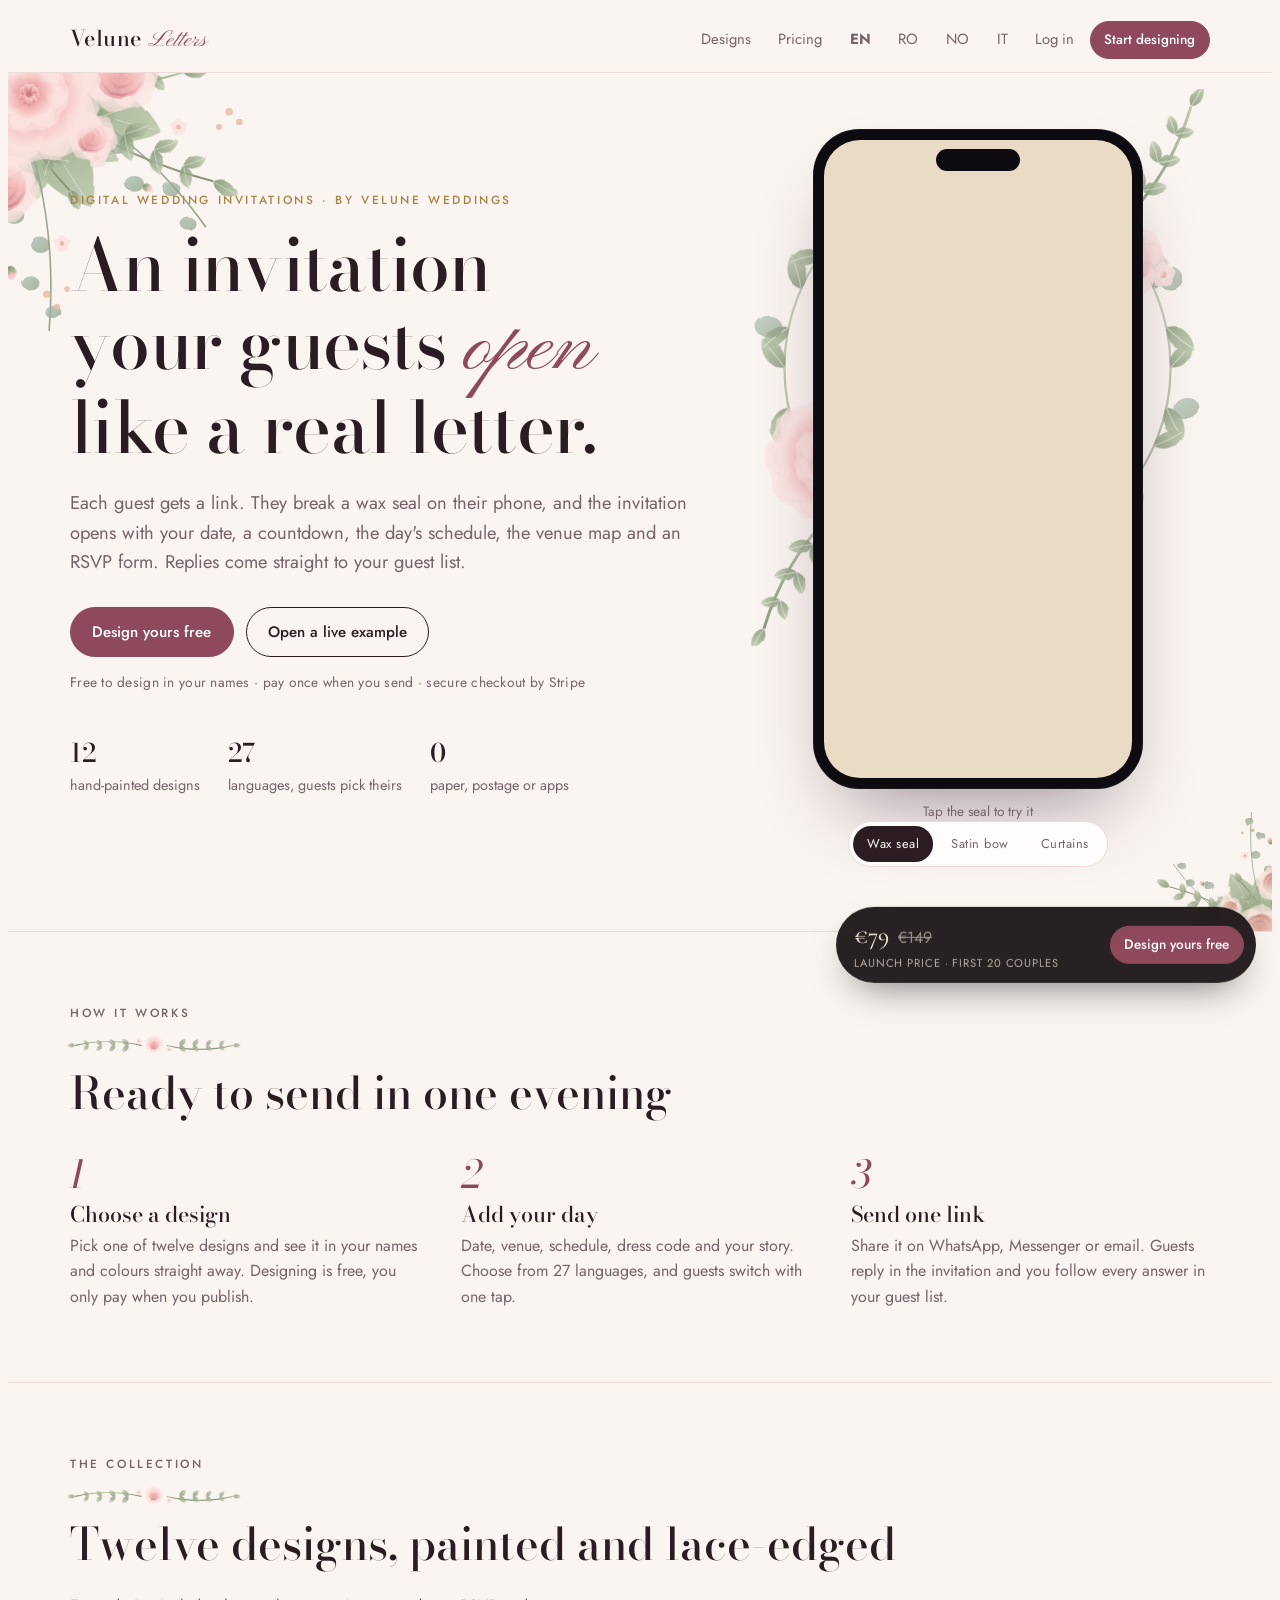
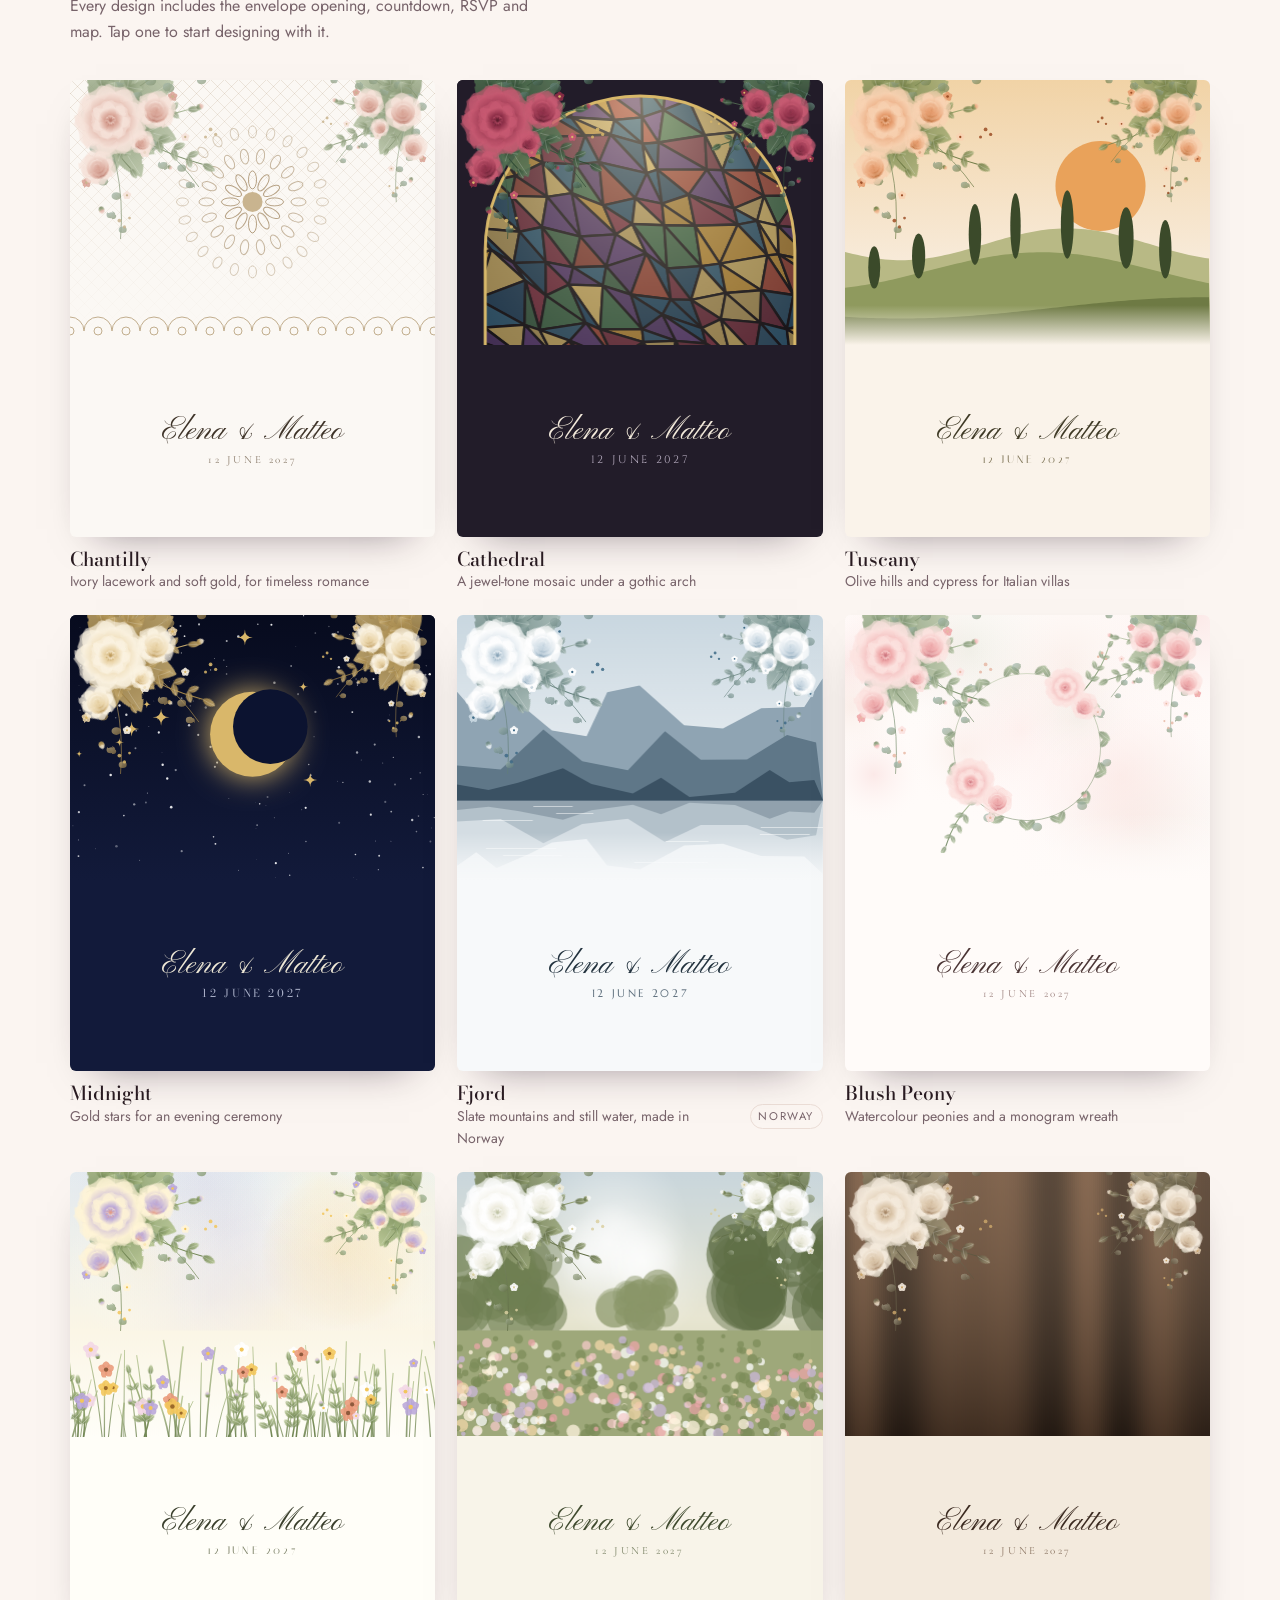
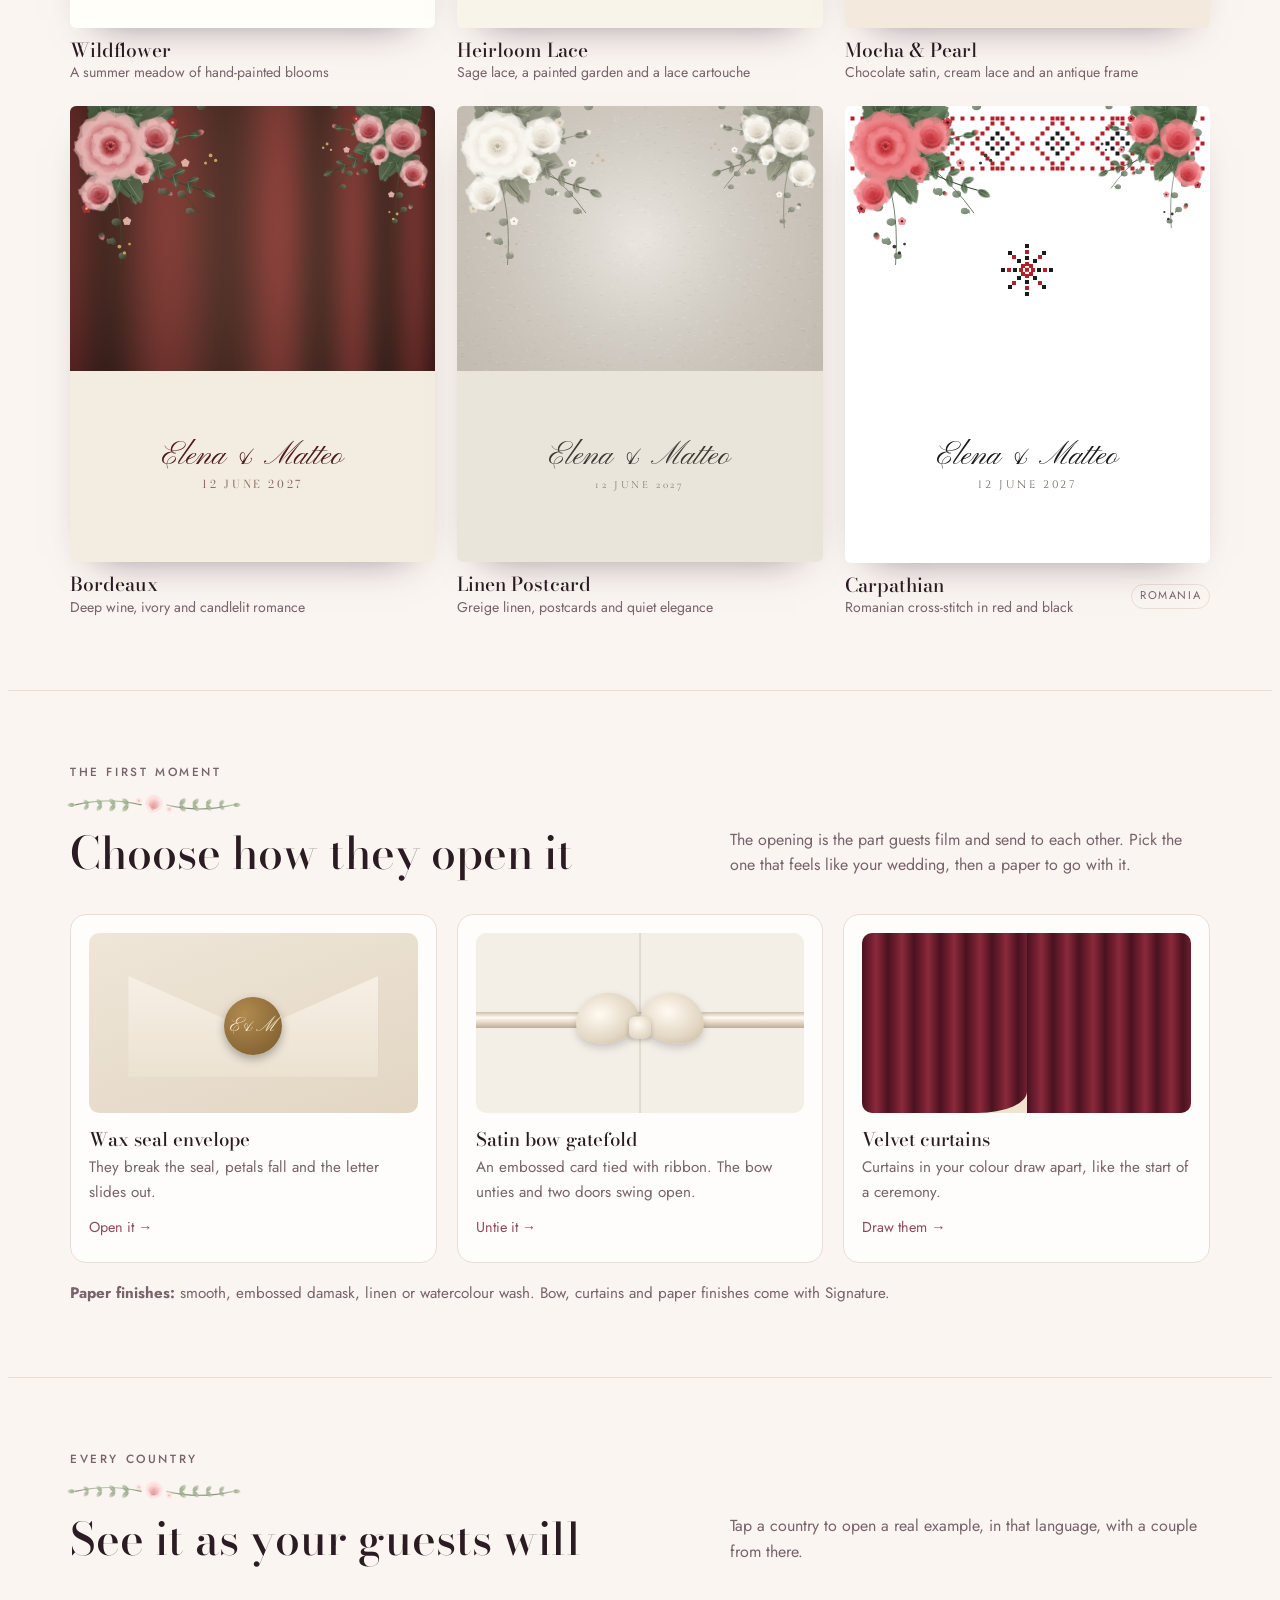
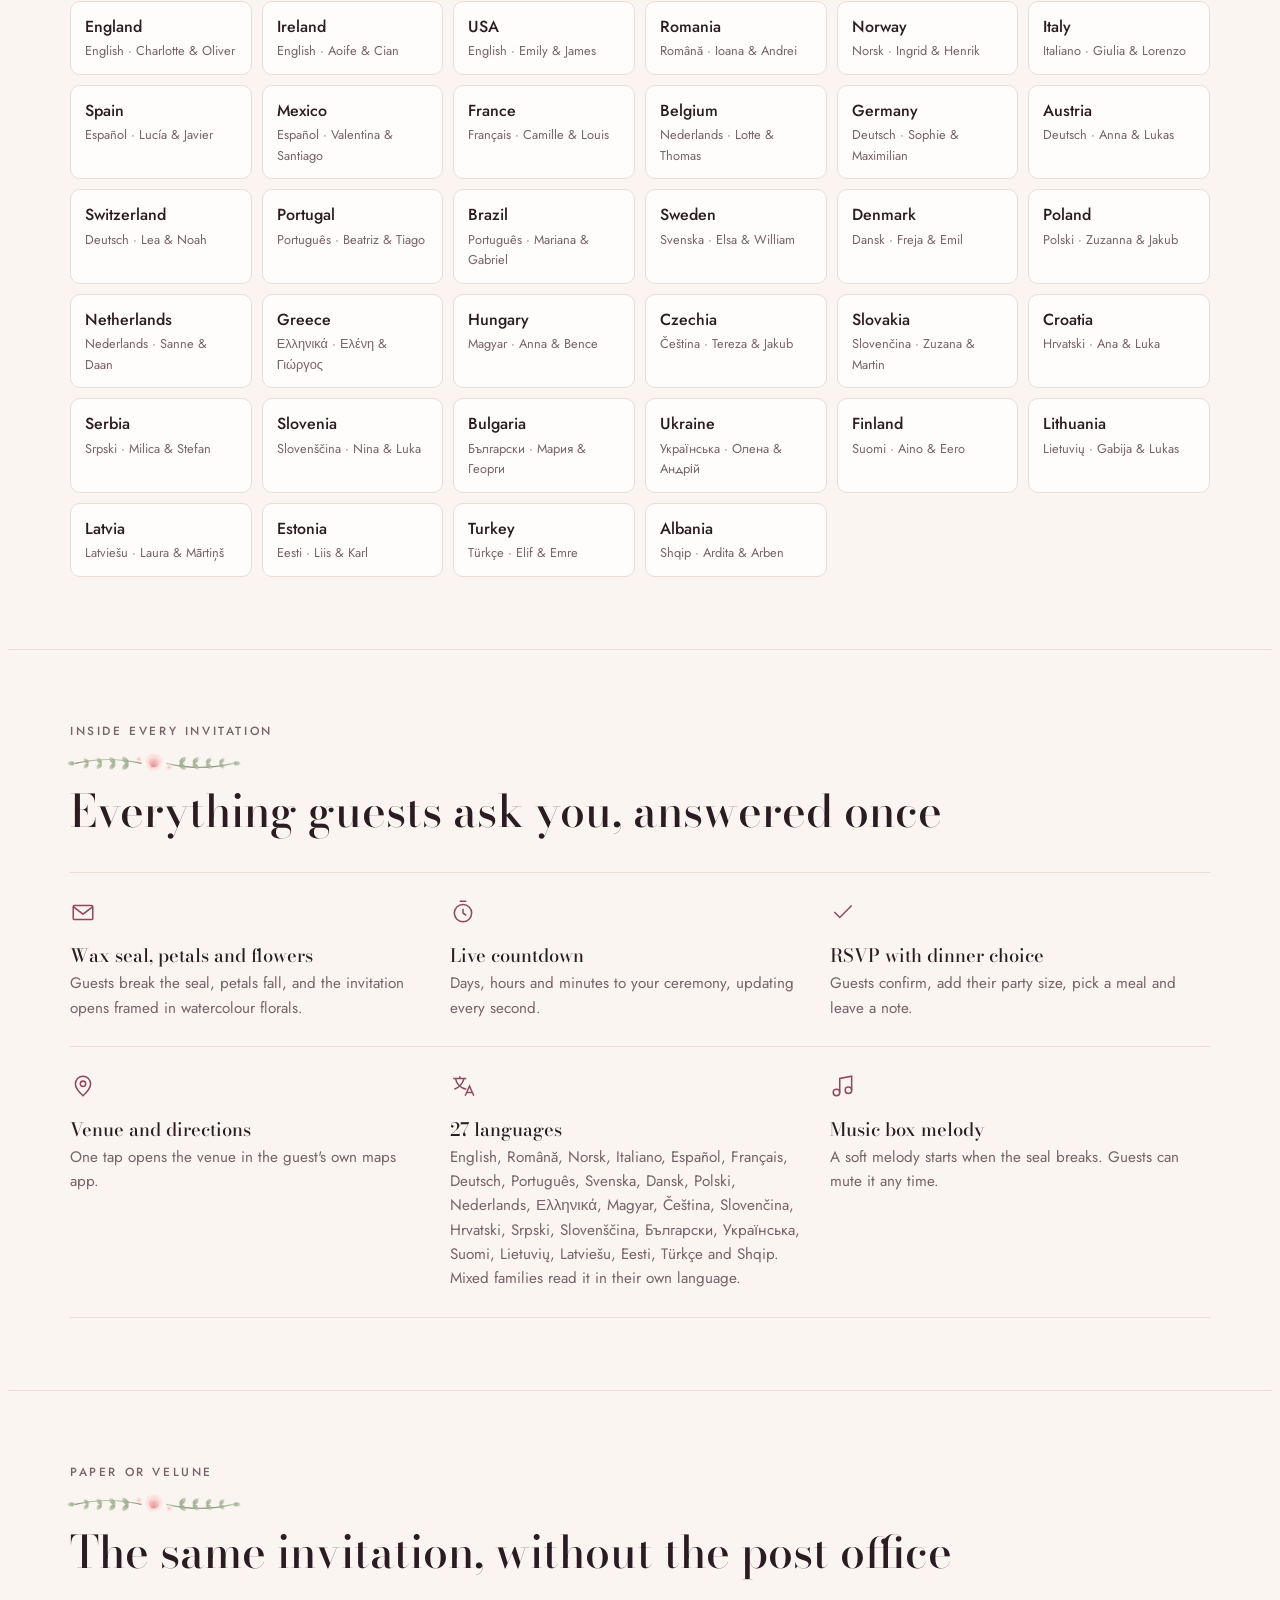
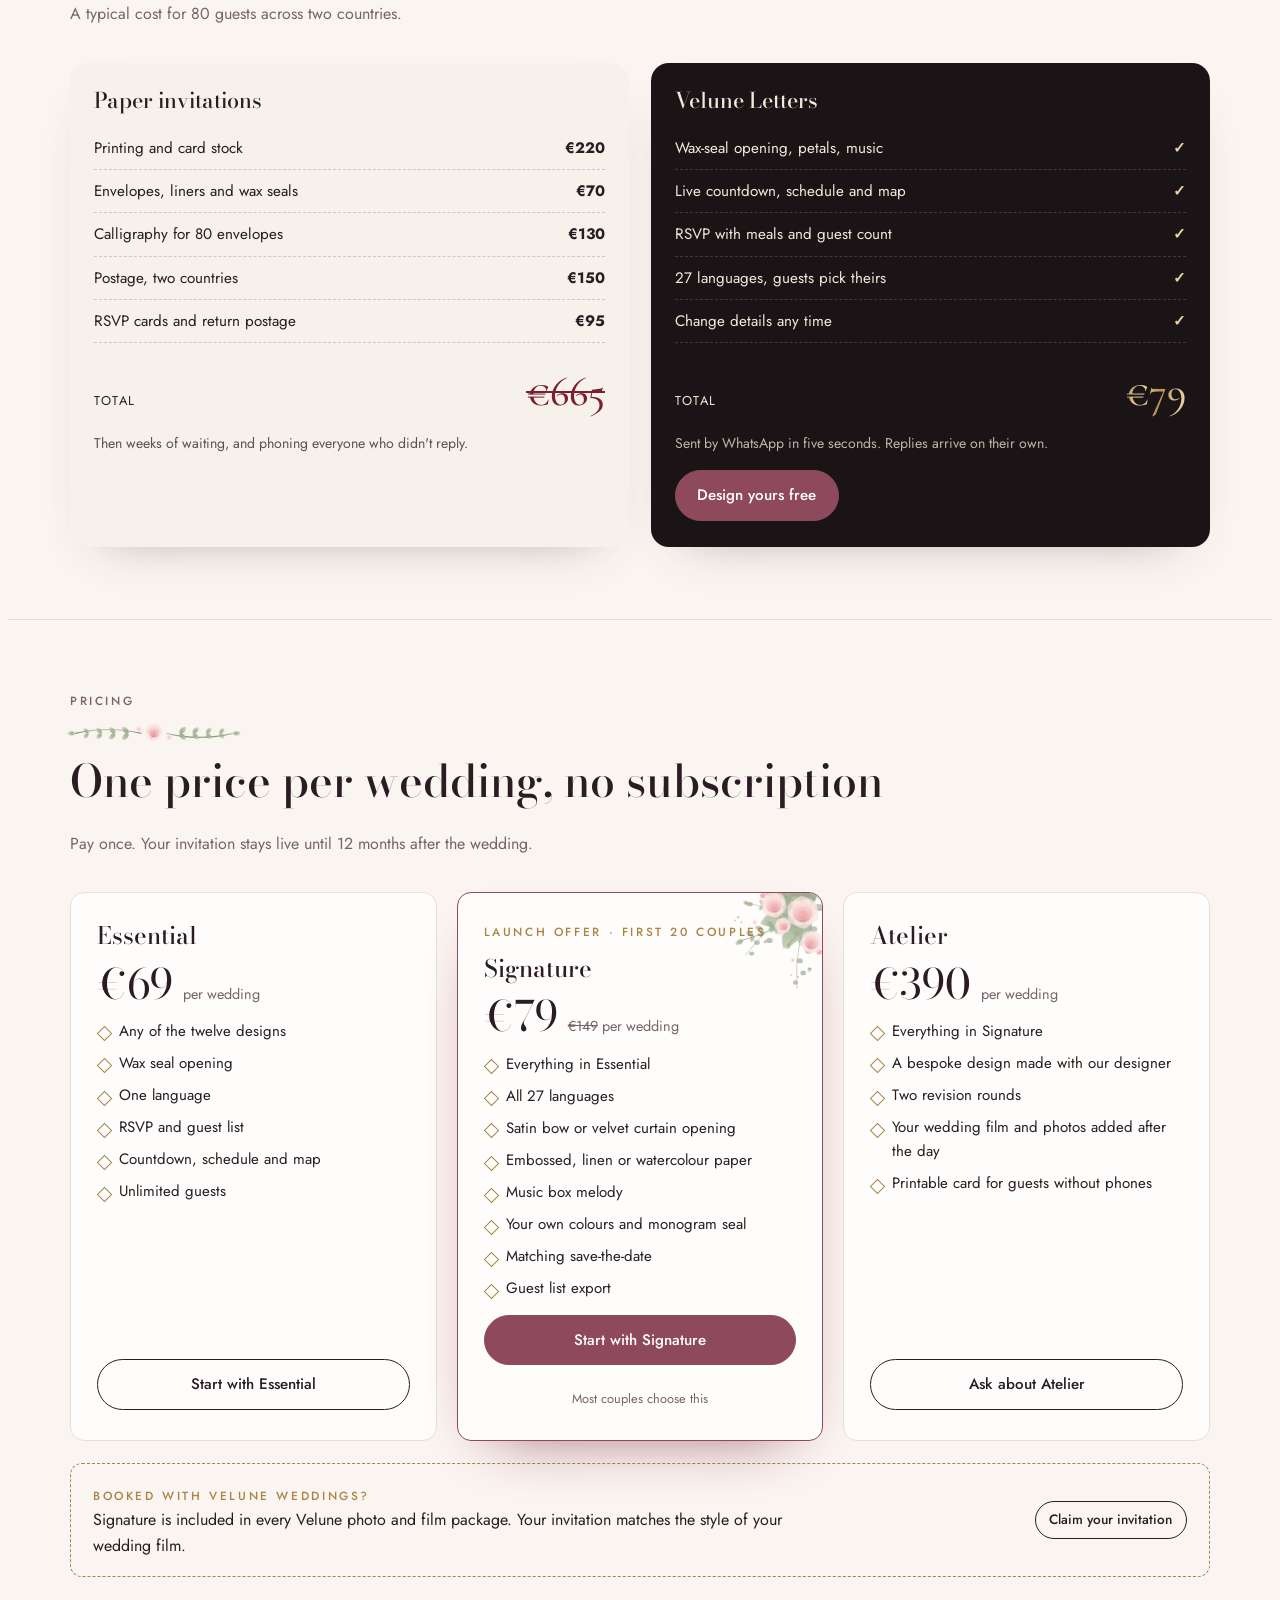
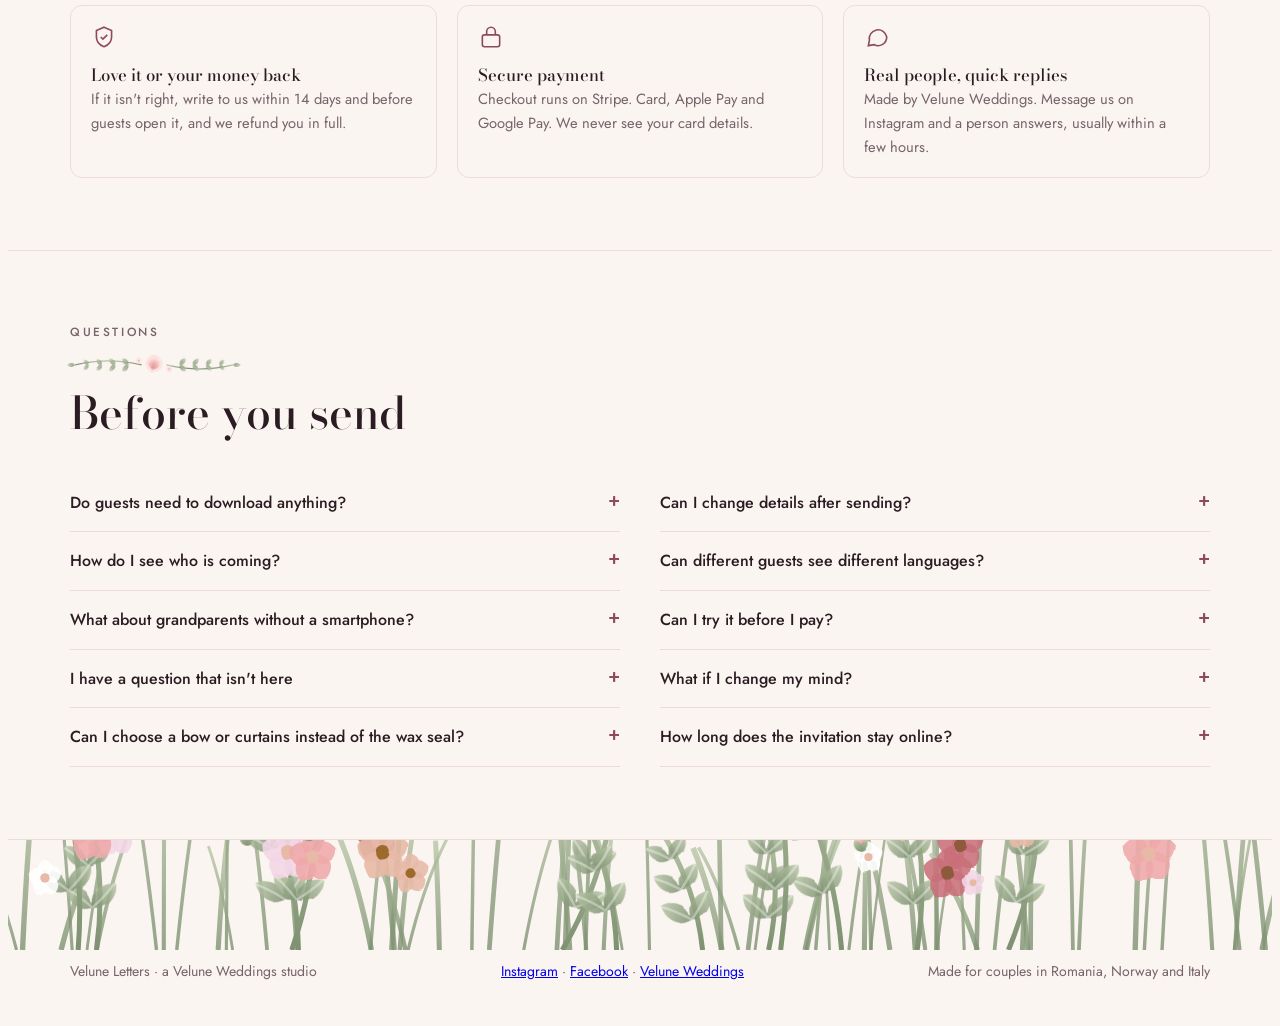
<file: index.html>
<!doctype html>
<html lang="en">
<head>
<meta charset="utf-8">
<meta name="viewport" content="width=device-width,initial-scale=1,viewport-fit=cover">
<title>Digital Wedding Invitations that Open Like a Letter · Velune Letters</title>
<link rel="canonical" href="https://lidjoakim-hash.github.io/velune-letters/">
<link rel="alternate" hreflang="en" href="https://lidjoakim-hash.github.io/velune-letters/">
<link rel="alternate" hreflang="ro" href="https://lidjoakim-hash.github.io/velune-letters/ro/">
<link rel="alternate" hreflang="nb" href="https://lidjoakim-hash.github.io/velune-letters/no/">
<link rel="alternate" hreflang="it" href="https://lidjoakim-hash.github.io/velune-letters/it/">
<link rel="alternate" hreflang="x-default" href="https://lidjoakim-hash.github.io/velune-letters/">
<meta name="theme-color" content="#f7f2ea">
<meta name="description" content="Digital wedding invitations guests open like a real letter: wax seal, satin bow or velvet curtains. RSVP, countdown, map and 27 languages. Design free, pay once from €69.">
<meta property="og:title" content="Velune Letters">
<meta property="og:description" content="Wedding invitations your guests open like a real letter.">
<meta property="og:image" content="https://lidjoakim-hash.github.io/velune-letters/assets/og-velune-letters.jpg">
<meta property="og:image:width" content="1200">
<meta property="og:image:height" content="630">
<meta property="og:type" content="website">
<meta name="twitter:card" content="summary_large_image">
<script type="application/ld+json">{"@context": "https://schema.org", "@graph": [{"@type": "Product", "name": "Velune Letters digital wedding invitation", "brand": {"@type": "Brand", "name": "Velune Letters"}, "description": "Digital wedding invitation guests open like a real letter, with RSVP, countdown, map and 27 languages.", "image": "https://lidjoakim-hash.github.io/velune-letters/assets/og-velune-letters.jpg", "offers": [{"@type": "Offer", "name": "Essential", "price": "69", "priceCurrency": "EUR", "availability": "https://schema.org/InStock", "url": "https://lidjoakim-hash.github.io/velune-letters/#pricing"}, {"@type": "Offer", "name": "Signature", "price": "79", "priceCurrency": "EUR", "availability": "https://schema.org/InStock", "url": "https://lidjoakim-hash.github.io/velune-letters/#pricing"}, {"@type": "Offer", "name": "Atelier", "price": "390", "priceCurrency": "EUR", "availability": "https://schema.org/InStock", "url": "https://lidjoakim-hash.github.io/velune-letters/#pricing"}]}, {"@type": "FAQPage", "mainEntity": [{"@type": "Question", "name": "Do guests need to download anything?", "acceptedAnswer": {"@type": "Answer", "text": "No. The link opens in any phone or computer browser."}}, {"@type": "Question", "name": "Can I change details after sending?", "acceptedAnswer": {"@type": "Answer", "text": "Yes. Changes appear for every guest straight away, so a new start time never needs a second invitation."}}, {"@type": "Question", "name": "How do I see who is coming?", "acceptedAnswer": {"@type": "Answer", "text": "Every reply lands in your guest list with party size, dinner choice and notes. You can export it for the venue."}}, {"@type": "Question", "name": "Can different guests see different languages?", "acceptedAnswer": {"@type": "Answer", "text": "With Signature, guests switch between English, Română, Norsk, Italiano, Español, Français, Deutsch, Português, Svenska, Dansk, Polski, Nederlands, Ελληνικά, Magyar, Čeština, Slovenčina, Hrvatski, Srpski, Slovenščina, Български, Українська, Suomi, Lietuvių, Latviešu, Eesti, Türkçe and Shqip inside the invitation. Their phone's language opens first."}}, {"@type": "Question", "name": "What about grandparents without a smartphone?", "acceptedAnswer": {"@type": "Answer", "text": "Atelier includes a printable card in the same design, with a QR code to the invitation."}}, {"@type": "Question", "name": "Can I try it before I pay?", "acceptedAnswer": {"@type": "Answer", "text": "Yes. Design the whole invitation in your names for free and preview it on your phone. You only pay when you publish and send it to guests."}}, {"@type": "Question", "name": "I have a question that isn't here", "acceptedAnswer": {"@type": "Answer", "text": "Send us a message on Instagram at @lettersbyvelune. We usually reply within a few hours."}}, {"@type": "Question", "name": "What if I change my mind?", "acceptedAnswer": {"@type": "Answer", "text": "Write to us within 14 days of paying, before guests have opened the invitation, and we refund you in full."}}, {"@type": "Question", "name": "Can I choose a bow or curtains instead of the wax seal?", "acceptedAnswer": {"@type": "Answer", "text": "Yes. With Signature you choose the opening (wax seal, satin bow gatefold or velvet curtains) and a paper finish (smooth, embossed damask, linen or watercolour) separately from the design."}}, {"@type": "Question", "name": "How long does the invitation stay online?", "acceptedAnswer": {"@type": "Answer", "text": "Until 12 months after your wedding. After the day, it can become a thank-you page."}}]}]}</script>
<link rel="preconnect" href="https://fonts.googleapis.com"><link rel="preconnect" href="https://fonts.gstatic.com" crossorigin><link rel="stylesheet" href="https://fonts.googleapis.com/css2?family=Bodoni+Moda:ital,opsz,wght@0,6..96,400..700;1,6..96,400..700&family=Jost:wght@300;400;500;600&family=Pinyon+Script&family=Cormorant+Garamond:ital,wght@0,400;0,500;1,400&family=Cinzel:wght@400;600&family=Italiana&family=Marcellus&display=swap">
<link rel="modulepreload" href="assets/invite.js"><link rel="modulepreload" href="assets/themes.js">
<link rel="stylesheet" href="assets/site.css">
<link rel="stylesheet" href="assets/invite.css">
</head>
<body>
<header class="bar">
  <div class="wrap">
    <a class="logo" href="./" aria-label="Velune Letters home"><b>Velune</b><i>Letters</i></a>
    <nav class="nav" aria-label="Main">
      <a class="navlink hide-sm" href="#templates">Designs</a>
      <a class="navlink hide-sm" href="#pricing">Pricing</a>
      <a class="navlink hide-sm" href="./" aria-current="page"><b>EN</b></a><a class="navlink hide-sm" href="ro/" hreflang="ro" lang="ro">RO</a><a class="navlink hide-sm" href="no/" hreflang="nb" lang="nb">NO</a><a class="navlink hide-sm" href="it/" hreflang="it" lang="it">IT</a>
      <a class="navlink" href="studio.html">Log in</a>
      <a class="btn small primary" href="studio.html">Start designing</a>
    </nav>
  </div>
</header>
<main>
  <section class="hero">
    <div id="hero-fl"></div>
    <div class="wrap">
      <div>
        <p class="eyebrow">Digital wedding invitations · by Velune Weddings</p>
        <h1 style="margin-top:16px">An invitation your guests <em>open</em> like a real letter.</h1>
        <p class="lede">Each guest gets a link. They break a wax seal on their phone, and the invitation opens with your date, a countdown, the day's schedule, the venue map and an RSVP form. Replies come straight to your guest list.</p>
        <div class="ctas">
          <a class="btn primary" href="studio.html">Design yours free</a>
          <a class="btn" href="i/?demo" target="_blank" rel="noopener">Open a live example</a>
        </div>
        <p class="free-note">Free to design in your names · pay once when you send · secure checkout by Stripe</p>
        <div class="proof">
          <div><b>12</b>hand-painted designs</div>
          <div><b>27</b>languages, guests pick theirs</div>
          <div><b>0</b>paper, postage or apps</div>
        </div>
      </div>
      <div class="hero-phone"><div class="fl-halo" id="halo"></div>
        <div class="phone"><div class="screen"><div id="hero-invite"></div></div></div>
        <p class="hint" id="hero-hint">Tap the seal to try it</p>
        <div class="op-switch" role="group" aria-label="Choose an opening"><button aria-pressed="true" data-op="seal">Wax seal</button><button aria-pressed="false" data-op="bow">Satin bow</button><button aria-pressed="false" data-op="curtain">Curtains</button></div>
      </div>
    </div>
  </section>

  <section class="block">
    <div class="wrap">
      <div class="head"><div><p class="eyebrow">How it works</p><h2>Ready to send in one evening</h2></div></div>
      <div class="steps">
        <div class="step"><div class="n">1</div><h3>Choose a design</h3><p>Pick one of twelve designs and see it in your names and colours straight away. Designing is free, you only pay when you publish.</p></div>
        <div class="step"><div class="n">2</div><h3>Add your day</h3><p>Date, venue, schedule, dress code and your story. Choose from 27 languages, and guests switch with one tap.</p></div>
        <div class="step"><div class="n">3</div><h3>Send one link</h3><p>Share it on WhatsApp, Messenger or email. Guests reply in the invitation and you follow every answer in your guest list.</p></div>
      </div>
    </div>
  </section>

  <section class="block" id="templates">
    <div class="wrap">
      <div class="head"><div><p class="eyebrow">The collection</p><h2>Twelve designs, painted and lace-edged</h2></div><p>Every design includes the envelope opening, countdown, RSVP and map. Tap one to start designing with it.</p></div>
      <div class="tgrid" id="tgrid"></div>
    </div>
  </section>

  <section class="block" id="openings">
    <div class="wrap">
      <div class="head"><div><p class="eyebrow">The first moment</p><h2>Choose how they open it</h2></div><p>The opening is the part guests film and send to each other. Pick the one that feels like your wedding, then a paper to go with it.</p></div>
      <div class="ops">
        <a class="op" href="i/?demo&t=lace&o=seal" target="_blank" rel="noopener"><div class="op-art oa-seal"><span>E&amp;M</span></div><h3>Wax seal envelope</h3><p>They break the seal, petals fall and the letter slides out.</p><em>Open it →</em></a>
        <a class="op" href="i/?demo&t=lace&o=bow&p=embossed" target="_blank" rel="noopener"><div class="op-art oa-bow"><i></i></div><h3>Satin bow gatefold</h3><p>An embossed card tied with ribbon. The bow unties and two doors swing open.</p><em>Untie it →</em></a>
        <a class="op" href="i/?demo&t=bordeaux&o=curtain&p=linen" target="_blank" rel="noopener"><div class="op-art oa-curtain"><i></i><i></i></div><h3>Velvet curtains</h3><p>Curtains in your colour draw apart, like the start of a ceremony.</p><em>Draw them →</em></a>
      </div>
      <p class="papers"><b>Paper finishes:</b> smooth, embossed damask, linen or watercolour wash. Bow, curtains and paper finishes come with Signature.</p>
    </div>
  </section>

  <section class="block" id="countries">
    <div class="wrap">
      <div class="head"><div><p class="eyebrow">Every country</p><h2>See it as your guests will</h2></div><p>Tap a country to open a real example, in that language, with a couple from there.</p></div>
      <div class="ctry" id="ctry"></div>
    </div>
  </section>

  <section class="block">
    <div class="wrap">
      <div class="head"><div><p class="eyebrow">Inside every invitation</p><h2>Everything guests ask you, answered once</h2></div></div>
      <div class="feats">
        <div class="feat"><svg viewBox="0 0 24 24"><rect x="3" y="6" width="18" height="13" rx="1"/><path d="M3 7l9 7 9-7"/></svg><h3>Wax seal, petals and flowers</h3><p>Guests break the seal, petals fall, and the invitation opens framed in watercolour florals.</p></div>
        <div class="feat"><svg viewBox="0 0 24 24"><circle cx="12" cy="13" r="8"/><path d="M12 9v4l3 2M9 2h6"/></svg><h3>Live countdown</h3><p>Days, hours and minutes to your ceremony, updating every second.</p></div>
        <div class="feat"><svg viewBox="0 0 24 24"><path d="M4 12l5 5L20 6"/></svg><h3>RSVP with dinner choice</h3><p>Guests confirm, add their party size, pick a meal and leave a note.</p></div>
        <div class="feat"><svg viewBox="0 0 24 24"><path d="M12 21s-7-6.2-7-11a7 7 0 0114 0c0 4.8-7 11-7 11z"/><circle cx="12" cy="10" r="2.5"/></svg><h3>Venue and directions</h3><p>One tap opens the venue in the guest's own maps app.</p></div>
        <div class="feat"><svg viewBox="0 0 24 24"><path d="M3 5h12M9 3v2M5 5c1 5 5 9 10 10M13 5c-1 4-4 8-9 10M14 21l4-9 4 9M15.5 18h5"/></svg><h3>27 languages</h3><p>English, Română, Norsk, Italiano, Español, Français, Deutsch, Português, Svenska, Dansk, Polski, Nederlands, Ελληνικά, Magyar, Čeština, Slovenčina, Hrvatski, Srpski, Slovenščina, Български, Українська, Suomi, Lietuvių, Latviešu, Eesti, Türkçe and Shqip. Mixed families read it in their own language.</p></div>
        <div class="feat"><svg viewBox="0 0 24 24"><path d="M9 18V5l11-2v13"/><circle cx="6" cy="18" r="3"/><circle cx="17" cy="16" r="3"/></svg><h3>Music box melody</h3><p>A soft melody starts when the seal breaks. Guests can mute it any time.</p></div>
      </div>
    </div>
  </section>


  <section class="block" id="compare">
    <div class="wrap">
      <div class="head"><div><p class="eyebrow">Paper or Velune</p><h2>The same invitation, without the post office</h2></div><p>A typical cost for 80 guests across two countries.</p></div>
      <div class="cmp">
        <div class="cmp-col paper"><h3>Paper invitations</h3>
          <ul><li><span>Printing and card stock</span><b>€220</b></li><li><span>Envelopes, liners and wax seals</span><b>€70</b></li><li><span>Calligraphy for 80 envelopes</span><b>€130</b></li><li><span>Postage, two countries</span><b>€150</b></li><li><span>RSVP cards and return postage</span><b>€95</b></li></ul>
          <div class="cmp-tot"><span>Total</span><b>€665</b></div><p class="cmp-note">Then weeks of waiting, and phoning everyone who didn't reply.</p></div>
        <div class="cmp-col velune"><h3>Velune Letters</h3>
          <ul><li><span>Wax-seal opening, petals, music</span><b>✓</b></li><li><span>Live countdown, schedule and map</span><b>✓</b></li><li><span>RSVP with meals and guest count</span><b>✓</b></li><li><span>27 languages, guests pick theirs</span><b>✓</b></li><li><span>Change details any time</span><b>✓</b></li></ul>
          <div class="cmp-tot"><span>Total</span><b>€79</b></div><p class="cmp-note">Sent by WhatsApp in five seconds. Replies arrive on their own.</p>
          <a class="btn primary" href="studio.html?plan=signature">Design yours free</a></div>
      </div>
    </div>
  </section>

  <section class="block" id="pricing">
    <div class="wrap">
      <div class="head"><div><p class="eyebrow">Pricing</p><h2>One price per wedding, no subscription</h2></div><p>Pay once. Your invitation stays live until 12 months after the wedding.</p></div>
      <div class="prices">
        <div class="price"><h3>Essential</h3><div class="amt">€69 <small>per wedding</small></div>
          <ul><li>Any of the twelve designs</li><li>Wax seal opening</li><li>One language</li><li>RSVP and guest list</li><li>Countdown, schedule and map</li><li>Unlimited guests</li></ul>
          <a class="btn" href="studio.html?plan=essential">Start with Essential</a></div>
        <div class="price pop"><p class="eyebrow">Launch offer · first 20 couples</p><h3>Signature</h3><div class="amt">€79 <small><s>€149</s> per wedding</small></div>
          <ul><li>Everything in Essential</li><li>All 27 languages</li><li>Satin bow or velvet curtain opening</li><li>Embossed, linen or watercolour paper</li><li>Music box melody</li><li>Your own colours and monogram seal</li><li>Matching save-the-date</li><li>Guest list export</li></ul>
          <a class="btn primary" href="studio.html?plan=signature">Start with Signature</a><p class="pnote">Most couples choose this</p></div>
        <div class="price"><h3>Atelier</h3><div class="amt">€390 <small>per wedding</small></div>
          <ul><li>Everything in Signature</li><li>A bespoke design made with our designer</li><li>Two revision rounds</li><li>Your wedding film and photos added after the day</li><li>Printable card for guests without phones</li></ul>
          <a class="btn" href="studio.html?plan=atelier">Ask about Atelier</a></div>
      </div>
      <div class="velune-note">
        <p><span class="eyebrow">Booked with Velune Weddings?</span><br>Signature is included in every Velune photo and film package. Your invitation matches the style of your wedding film.</p>
        <a class="btn small" href="studio.html?plan=signature">Claim your invitation</a>
      </div>
      <div class="trust">
        <div><svg viewBox="0 0 24 24"><path d="M12 3l7 3v6c0 4.5-3 7.5-7 9-4-1.5-7-4.5-7-9V6z"/><path d="M9 12l2 2 4-4"/></svg><h3>Love it or your money back</h3><p>If it isn't right, write to us within 14 days and before guests open it, and we refund you in full.</p></div>
        <div><svg viewBox="0 0 24 24"><rect x="4" y="10" width="16" height="11" rx="2"/><path d="M8 10V7a4 4 0 018 0v3"/></svg><h3>Secure payment</h3><p>Checkout runs on Stripe. Card, Apple Pay and Google Pay. We never see your card details.</p></div>
        <div><svg viewBox="0 0 24 24"><path d="M21 12a8 8 0 01-11.6 7.1L4 20l1-5A8 8 0 1121 12z"/></svg><h3>Real people, quick replies</h3><p>Made by Velune Weddings. Message us on Instagram and a person answers, usually within a few hours.</p></div>
      </div>
    </div>
  </section>

  <section class="block">
    <div class="wrap">
      <div class="head"><div><p class="eyebrow">Questions</p><h2>Before you send</h2></div></div>
      <div class="faq">
        <details><summary>Do guests need to download anything?</summary><p>No. The link opens in any phone or computer browser.</p></details>
        <details><summary>Can I change details after sending?</summary><p>Yes. Changes appear for every guest straight away, so a new start time never needs a second invitation.</p></details>
        <details><summary>How do I see who is coming?</summary><p>Every reply lands in your guest list with party size, dinner choice and notes. You can export it for the venue.</p></details>
        <details><summary>Can different guests see different languages?</summary><p>With Signature, guests switch between English, Română, Norsk, Italiano, Español, Français, Deutsch, Português, Svenska, Dansk, Polski, Nederlands, Ελληνικά, Magyar, Čeština, Slovenčina, Hrvatski, Srpski, Slovenščina, Български, Українська, Suomi, Lietuvių, Latviešu, Eesti, Türkçe and Shqip inside the invitation. Their phone's language opens first.</p></details>
        <details><summary>What about grandparents without a smartphone?</summary><p>Atelier includes a printable card in the same design, with a QR code to the invitation.</p></details>
        <details><summary>Can I try it before I pay?</summary><p>Yes. Design the whole invitation in your names for free and preview it on your phone. You only pay when you publish and send it to guests.</p></details>
        <details><summary>I have a question that isn't here</summary><p>Send us a message on Instagram at <a href="https://www.instagram.com/lettersbyvelune/" target="_blank" rel="noopener">@lettersbyvelune</a>. We usually reply within a few hours.</p></details>
        <details><summary>What if I change my mind?</summary><p>Write to us within 14 days of paying, before guests have opened the invitation, and we refund you in full.</p></details>
        <details><summary>Can I choose a bow or curtains instead of the wax seal?</summary><p>Yes. With Signature you choose the opening (wax seal, satin bow gatefold or velvet curtains) and a paper finish (smooth, embossed damask, linen or watercolour) separately from the design.</p></details>
        <details><summary>How long does the invitation stay online?</summary><p>Until 12 months after your wedding. After the day, it can become a thank-you page.</p></details>
      </div>
    </div>
  </section>
</main>
<div class="sticky-cta" id="sticky"><div><b>€79</b> <s>€149</s><small>Launch price · first 20 couples</small></div><a class="btn primary small" href="studio.html?plan=signature">Design yours free</a></div>
<footer><div id="foot-fl"></div><div class="wrap"><span>Velune Letters · a Velune Weddings studio</span><span><a href="https://www.instagram.com/lettersbyvelune/" target="_blank" rel="noopener">Instagram</a> · <a href="https://www.facebook.com/profile.php?id=61595981618638" target="_blank" rel="noopener">Facebook</a> · <a href="https://www.instagram.com/velune.weddings/" target="_blank" rel="noopener">Velune Weddings</a></span><span>Made for couples in Romania, Norway and Italy</span></div></footer>
<script type="module">
import { renderInvite, DEFAULT_DATA, clone, esc, Music } from "./assets/invite.js";
import { THEMES, draw } from "./assets/themes.js";
import { fmtDate } from "./assets/i18n.js";
import { bouquet, divider, wreath, meadow } from "./assets/florals.js";
document.getElementById("hero-fl").outerHTML = `<div class="fl-c fl-tl">${bouquet("peony")}</div><div class="fl-c fl-br" style="transform:scale(-1,-1)">${bouquet("lace", { big: false })}</div>`;
document.getElementById("halo").innerHTML = wreath("peony");
document.getElementById("foot-fl").outerHTML = meadow("peony");
document.querySelectorAll(".head .eyebrow").forEach((e) => e.insertAdjacentHTML("afterend", divider("peony")));
const pop = document.querySelector(".price.pop"); if (pop) pop.insertAdjacentHTML("afterbegin", `<div class="fl-c">${bouquet("peony", { big: false })}</div>`);
const data = clone(DEFAULT_DATA);
const hero = document.getElementById("hero-invite");
const heroOpts = { plan: null, onRsvp: async () => {}, onLang: (l) => { data.lang = l; renderInvite(hero, data, Object.assign(heroOpts, { keepOpen: true })); } };
renderInvite(hero, data, heroOpts);
const hint = document.getElementById("hero-hint"), HINT = { seal: "Tap the seal to try it", bow: "Tap the bow to untie it", curtain: "Tap to draw the curtains" };
document.querySelectorAll("[data-op]").forEach((b) => b.onclick = () => {
  Music.stop(); data.opening = b.dataset.op; data.paper = { seal: "smooth", bow: "embossed", curtain: "linen" }[data.opening];
  data.theme = data.opening === "curtain" ? "bordeaux" : DEFAULT_DATA.theme;
  document.querySelectorAll("[data-op]").forEach((x) => x.setAttribute("aria-pressed", String(x === b)));
  hint.textContent = HINT[data.opening]; hero.className = ""; renderInvite(hero, data, heroOpts);
});
const grid = document.getElementById("tgrid");
grid.innerHTML = Object.entries(THEMES).map(([id, th]) => `
  <div class="tcard">
    <a class="thumb" href="studio.html?theme=${id}" aria-label="Design with ${esc(th.name)}" style="background:${th.v.paper}">
      <canvas data-motif="${id}"></canvas>${th.wreath ? `<div class="art-wreath">${wreath(id)}</div>` : ""}${th.meadow ? `<div class="art-meadow">${meadow(id)}</div>` : ""}<div class="fl-c fl-tl">${bouquet(id)}</div><div class="fl-c fl-tr">${bouquet(id, { big: false })}</div>
      <div class="tt" style="color:${th.v.ink}"><span class="s">${esc(data.p1)} &amp; ${esc(data.p2)}</span><span class="d" style="color:${th.v.muted};font-family:${esc(th.display)}">${esc(fmtDate(data.date, "en", false))}</span></div>
    </a>
    <div class="meta"><div><h3>${esc(th.name)}</h3><p>${esc(th.tag)}</p></div>${id === "fjord" ? '<span class="tag">Norway</span>' : id === "carpathian" ? '<span class="tag">Romania</span>' : ""}</div>
  </div>`).join("");
const paint = () => grid.querySelectorAll("canvas").forEach((c) => draw(c, c.dataset.motif));
paint();
let rz; addEventListener("resize", () => { clearTimeout(rz); rz = setTimeout(paint, 200); });
const sticky = document.getElementById("sticky"), heroEl = document.querySelector(".hero"), priceEl = document.getElementById("pricing");
const onScroll = () => { const y = scrollY + innerHeight; sticky.classList.toggle("on", scrollY > heroEl.offsetHeight * .7 && !(y > priceEl.offsetTop + 200 && scrollY < priceEl.offsetTop + priceEl.offsetHeight)); };
addEventListener("scroll", onScroll, { passive: true }); onScroll();
import("./assets/countries.js").then(({ COUNTRIES }) => import("./assets/i18n.js").then(({ T }) => {
  document.getElementById("ctry").innerHTML = Object.values(COUNTRIES).map((k) => `<a href="./i/?demo&c=${k.slug}" target="_blank" rel="noopener"><b>${k.name}</b><span>${T[k.lang].label} · ${k.p1} &amp; ${k.p2}</span></a>`).join("");
}));
document.addEventListener("visibilitychange", () => { if (document.hidden) Music.stop(); });
</script>
</body>
</html>
</file>
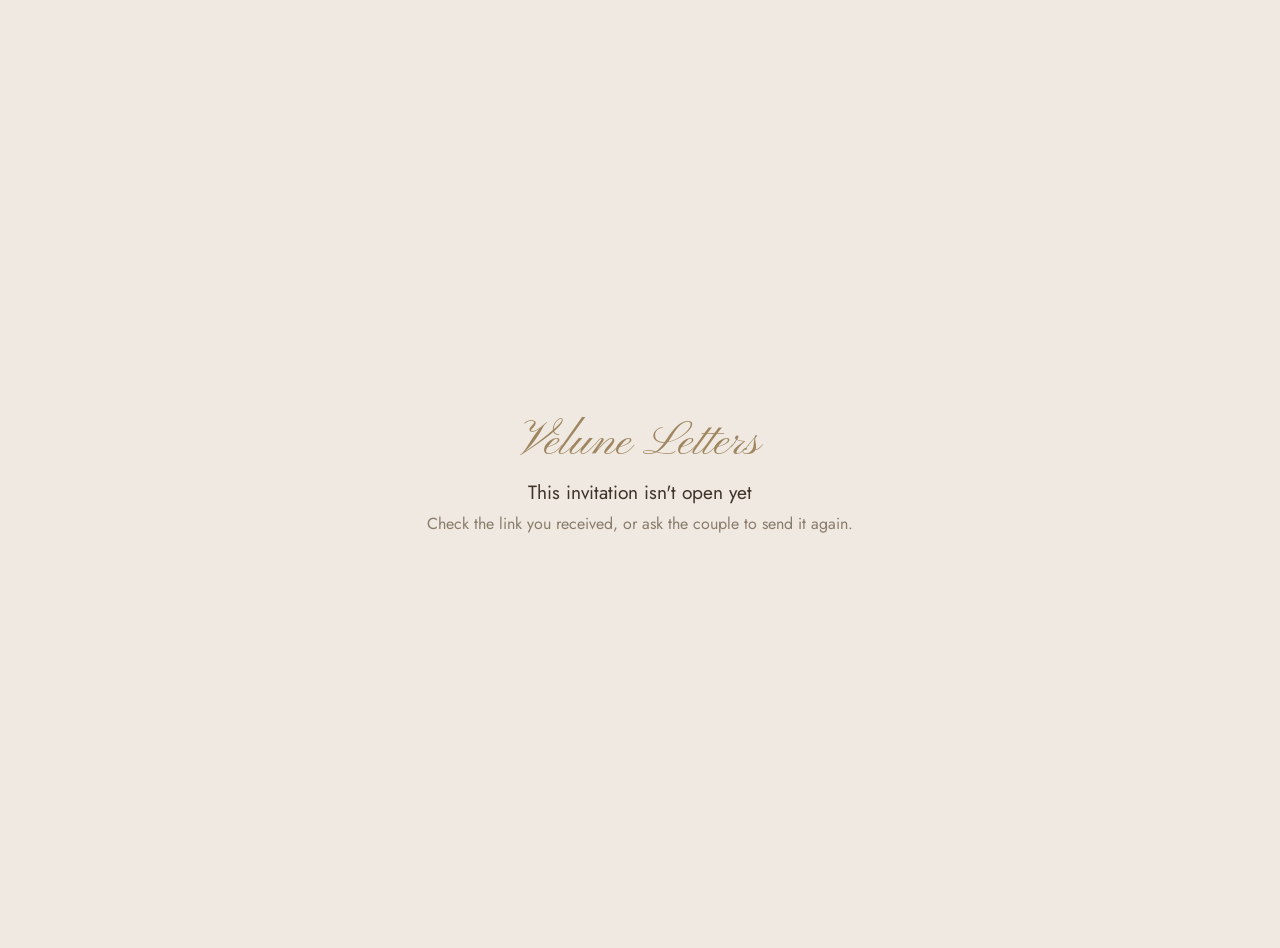
<file: i/index.html>
<!doctype html>
<html lang="en">
<head>
<meta charset="utf-8">
<meta name="viewport" content="width=device-width,initial-scale=1,viewport-fit=cover">
<title>You're invited · Velune Letters</title>
<meta name="description" content="Open your wedding invitation.">
<meta property="og:title" content="You're invited">
<meta property="og:description" content="Tap to open your wedding invitation.">
<meta property="og:image" content="https://lidjoakim-hash.github.io/velune-letters/assets/og-velune-letters.jpg">
<meta property="og:image:width" content="1200">
<meta property="og:image:height" content="630">
<meta property="og:type" content="website">
<meta name="twitter:card" content="summary_large_image">
<meta name="theme-color" content="#EFE9E1">
<link rel="preconnect" href="https://fonts.googleapis.com"><link rel="preconnect" href="https://fonts.gstatic.com" crossorigin><link rel="stylesheet" href="https://fonts.googleapis.com/css2?family=Bodoni+Moda:ital,opsz,wght@0,6..96,400..700;1,6..96,400..700&family=Jost:wght@300;400;500;600&family=Pinyon+Script&family=Cormorant+Garamond:ital,wght@0,400;0,500;1,400&family=Cinzel:wght@400;600&family=Italiana&family=Marcellus&display=swap">
<link rel="stylesheet" href="../assets/invite.css">
</head>
<body class="guest-page">
<div id="root"><div class="nf"><div class="spin" aria-label="Loading"></div></div></div>
<script type="module">
import { api } from "../assets/api.js";
import { renderInvite, esc, Music } from "../assets/invite.js";
import { T } from "../assets/i18n.js";

const q = location.search.slice(1).split("&");
const slug = decodeURIComponent((q.find((p) => p && !p.includes("=")) || new URLSearchParams(location.search).get("s") || "")).toLowerCase();
const gcode = new URLSearchParams(location.search).get("g");
const root = document.getElementById("root");
const browserLang = (navigator.language || "en").slice(0, 2);

function notFound() {
  const t = T[browserLang === "ro" ? "ro" : browserLang === "nb" || browserLang === "no" || browserLang === "nn" ? "no" : "en"];
  root.innerHTML = `<div class="nf"><div><h1>Velune Letters</h1><p style="font-size:1.2rem;margin:0 0 6px">${esc(t.notFound)}</p><p style="color:#8A7B6A;max-width:28em;margin:0 auto">${esc(t.notFoundSub)}</p></div></div>`;
}

let inv = null;
try {
  inv = slug ? await api.publicInvitation(slug, gcode) : null;
  if (!inv && slug) inv = await api.ownerInvitationBySlug(slug);
} catch (e) { inv = null; }

if (!inv) notFound();
else {
  const data = inv.data;
  // guests see their own language when the couple offers it
  const offered = (data.langs && data.langs.length ? data.langs : [data.lang]);
  const pick = browserLang === "nb" || browserLang === "nn" ? "no" : browserLang;
  if (inv.plan !== "essential" && offered.includes(pick)) data.lang = pick;
  document.title = `${data.p1} & ${data.p2} · ${new URLSearchParams(location.search).has("std") ? "Save the date" : "Velune Letters"}`;
  document.documentElement.lang = data.lang === "no" ? "nb" : data.lang;
  if (inv.draft) {
    const bar = document.createElement("div"); bar.className = "draft-bar";
    bar.textContent = "Preview of your draft. Guests can open it after you publish.";
    document.body.appendChild(bar);
  }
  const holder = document.createElement("div"); root.replaceChildren(holder);
  const opts = {
    plan: inv.plan, guest: inv.guest, rsvp: inv.rsvp,
    std: new URLSearchParams(location.search).has("std") && (inv.plan !== "essential" || slug === "demo"),
    onRsvp: (p) => api.submitRsvp(inv.slug, gcode, p),
    onLang: (l) => { data.lang = l; renderInvite(holder, data, Object.assign(opts, { keepOpen: true })); window.scrollTo(0, 0); },
    onOpen: () => window.scrollTo(0, 0),
  };
  if (slug === "demo") {
    const t = new URLSearchParams(location.search).get("t");
    const { THEMES } = await import("../assets/themes.js");
    if (t && THEMES[t]) data.theme = t;
    const sp = new URLSearchParams(location.search), o = sp.get("o"), pp = sp.get("p");
    const c = (sp.get("c") || "").toLowerCase();
    if (c) {
      const { COUNTRIES } = await import("../assets/countries.js");
      const k = COUNTRIES[c];
      if (k) {
        Object.assign(data, { lang: k.lang, langs: k.lang === "en" ? ["en"] : [k.lang, "en"], p1: k.p1, p2: k.p2, venue: k.venue, city: k.city, address: `${k.venue}, ${k.city}`, dress: k.dress, story: k.story });
        if (!(t && THEMES[t])) data.theme = k.theme;
        document.title = `${k.p1} & ${k.p2} · Velune Letters`;
        document.documentElement.lang = k.lang === "no" ? "nb" : k.lang;
      }
    }
    if (["seal", "bow", "curtain"].includes(o)) data.opening = o;
    if (["smooth", "embossed", "linen", "watercolour"].includes(pp)) data.paper = pp;
    const cta = document.createElement("a"); cta.className = "demo-cta";
    cta.href = `../studio.html?theme=${encodeURIComponent(data.theme)}&utm_source=instagram&utm_medium=dm&utm_campaign=demo`;
    cta.innerHTML = `<span><b>Love it?</b> Make it yours</span><em>From €69 →</em>`;
    document.body.appendChild(cta);
    const show = () => setTimeout(() => cta.classList.add("on"), 5500);
    holder.addEventListener("click", (e) => { if (e.target.closest(".seal,.gate")) show(); }, { once: false });
    setTimeout(() => cta.classList.add("on"), 15000);
  }
  renderInvite(holder, data, opts);
  document.addEventListener("visibilitychange", () => { if (document.hidden) Music.stop(); });
}
</script>
</body>
</html>
</file>
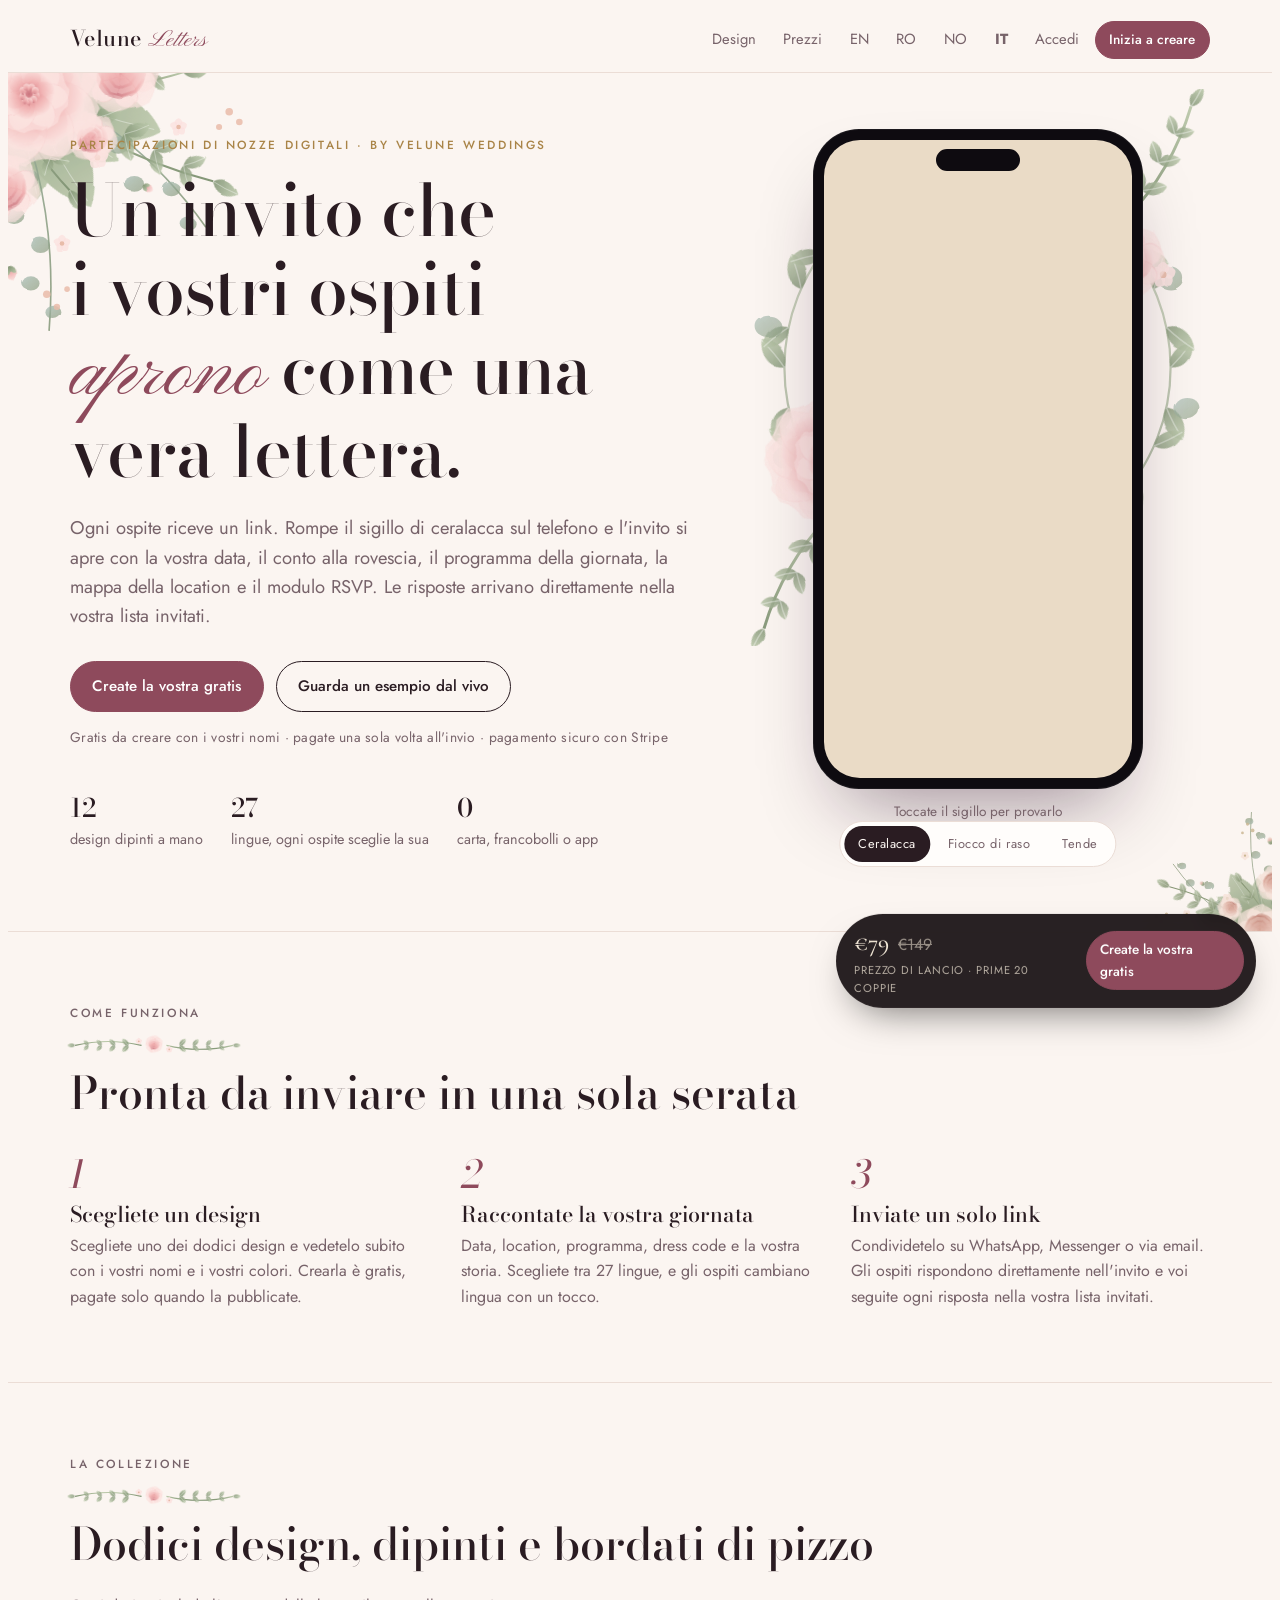
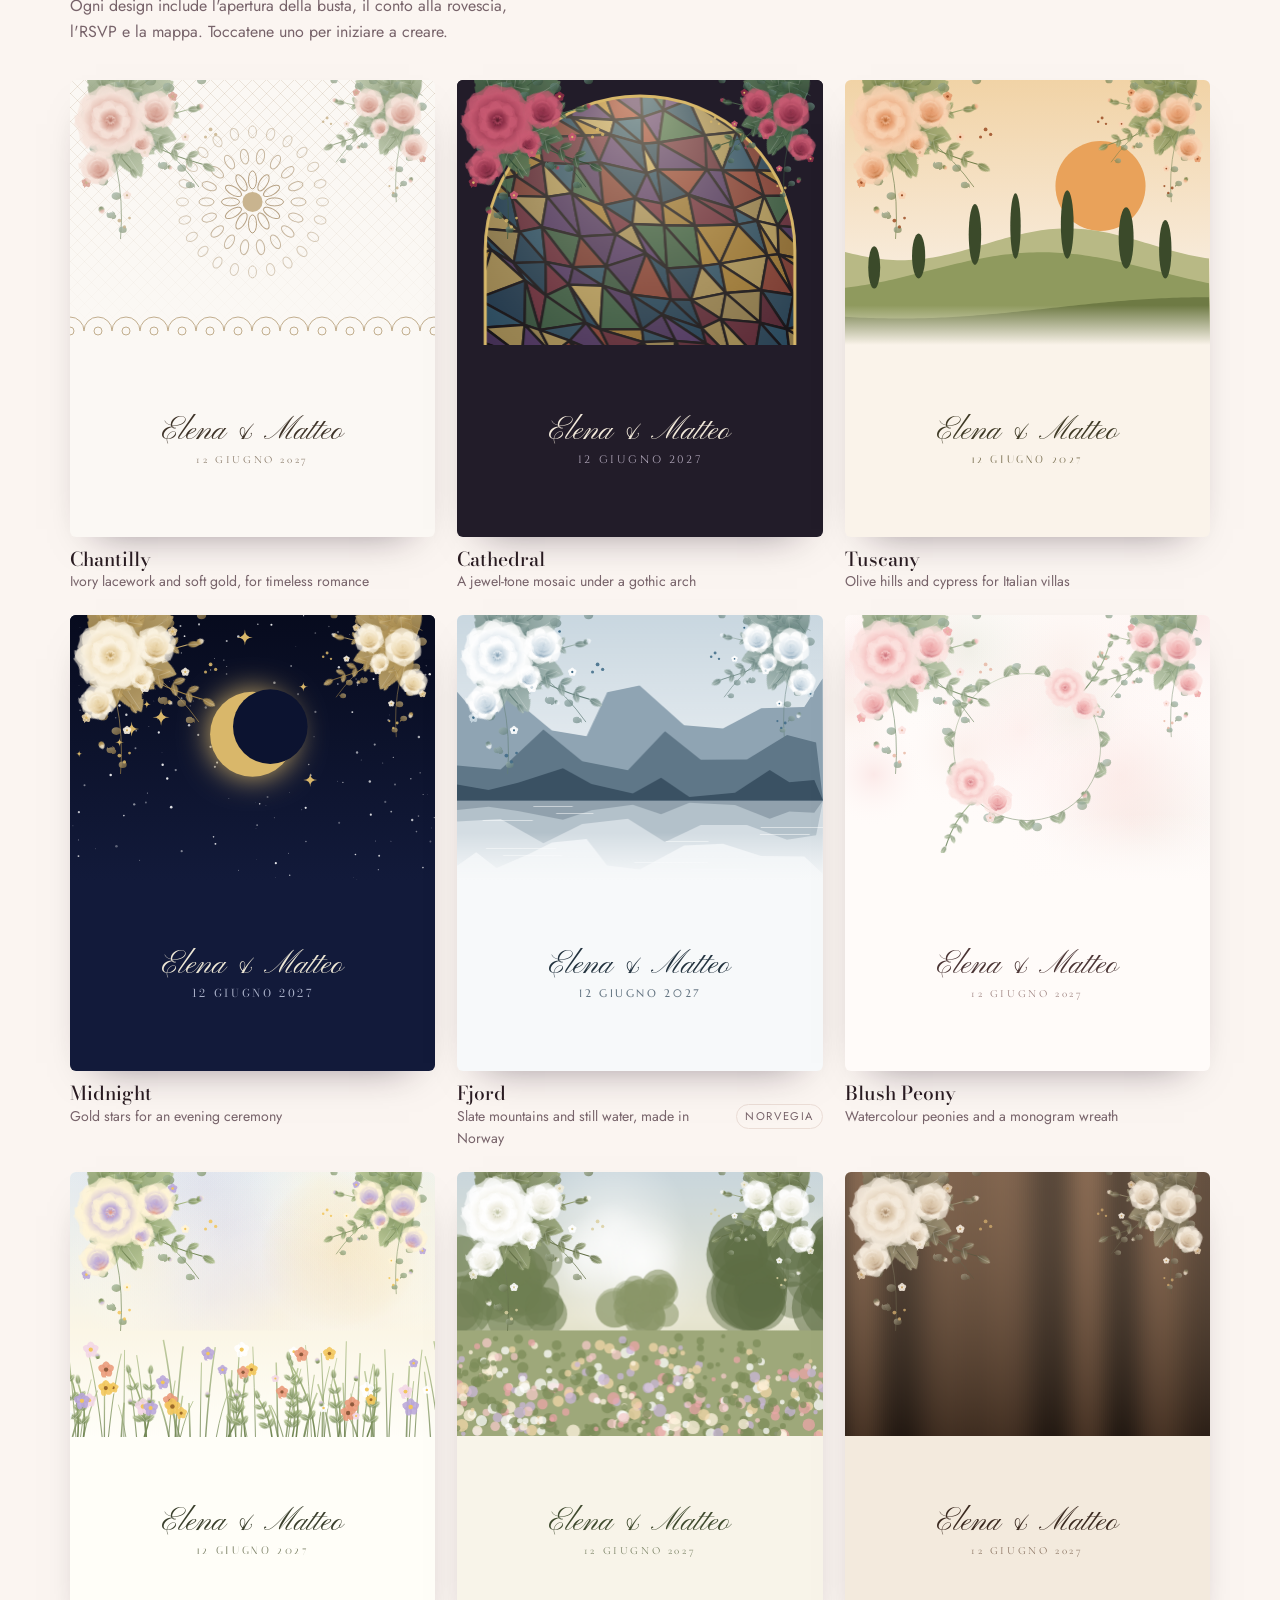
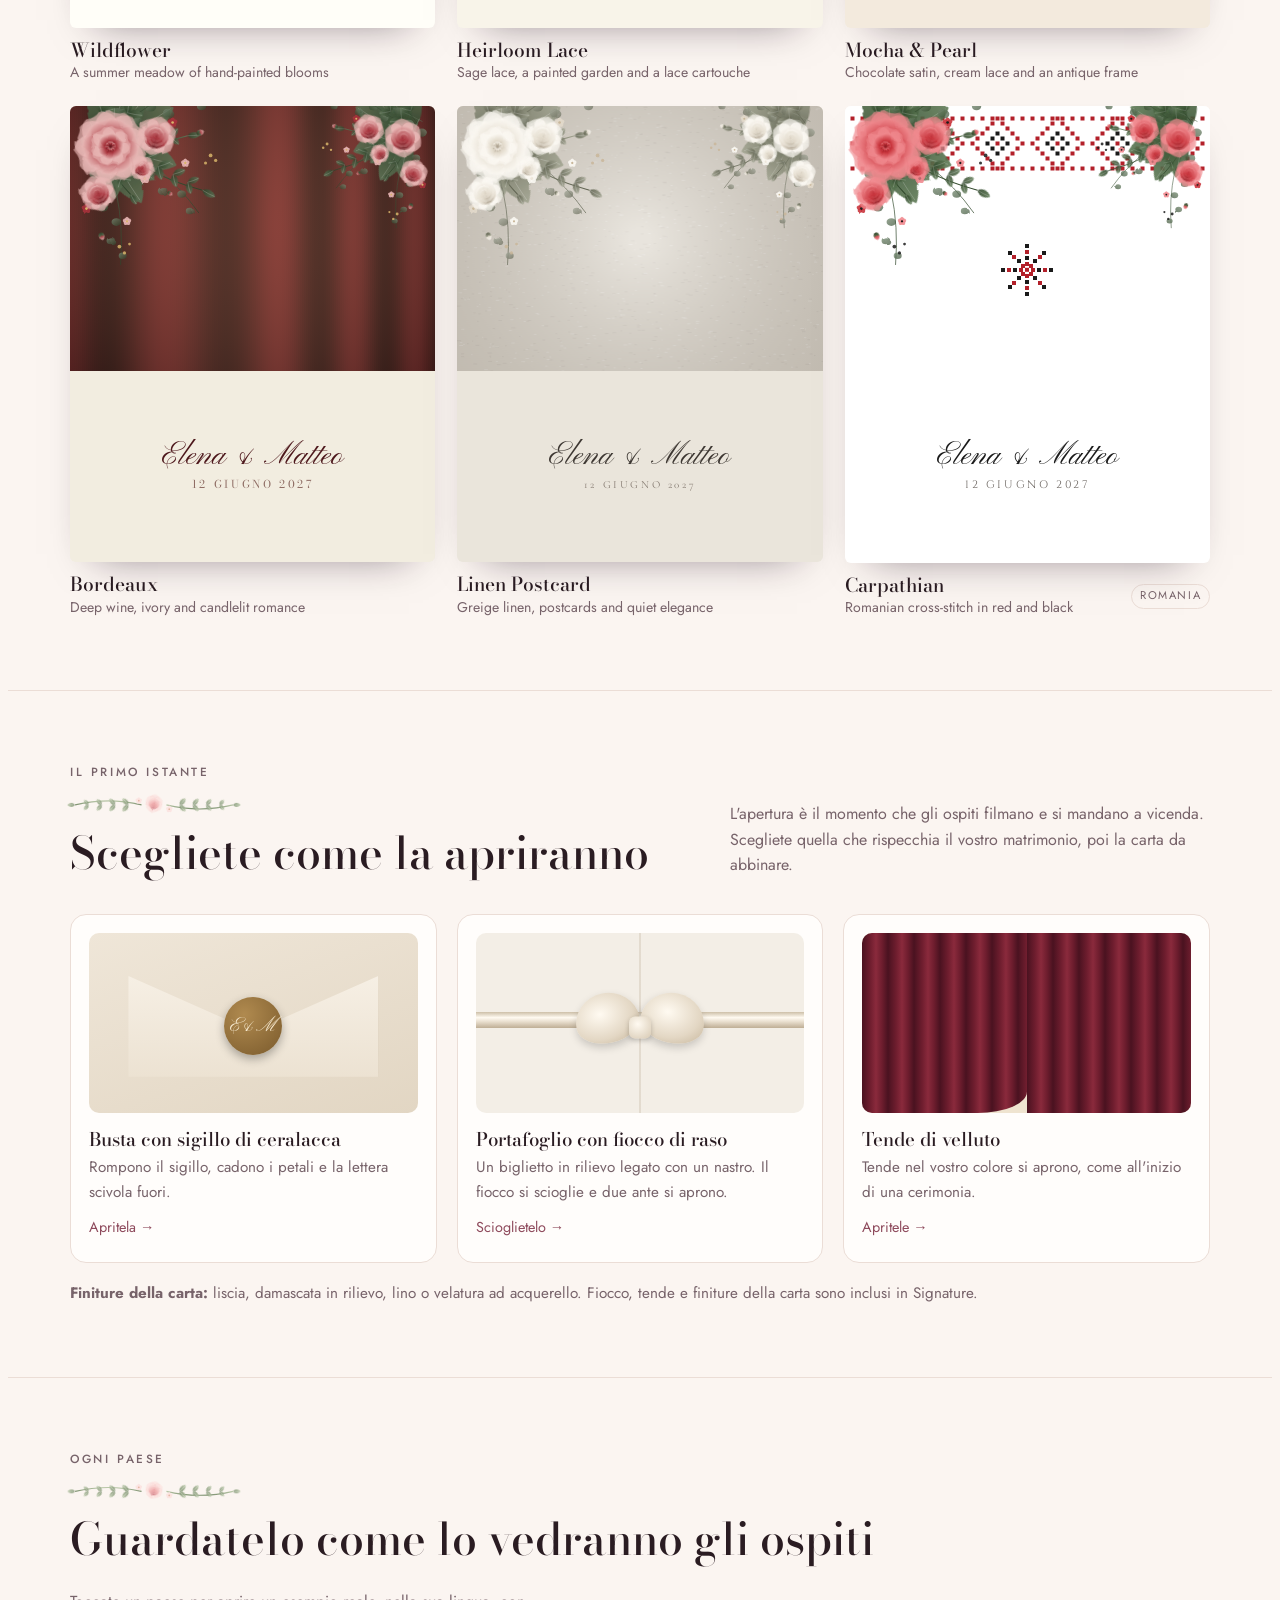
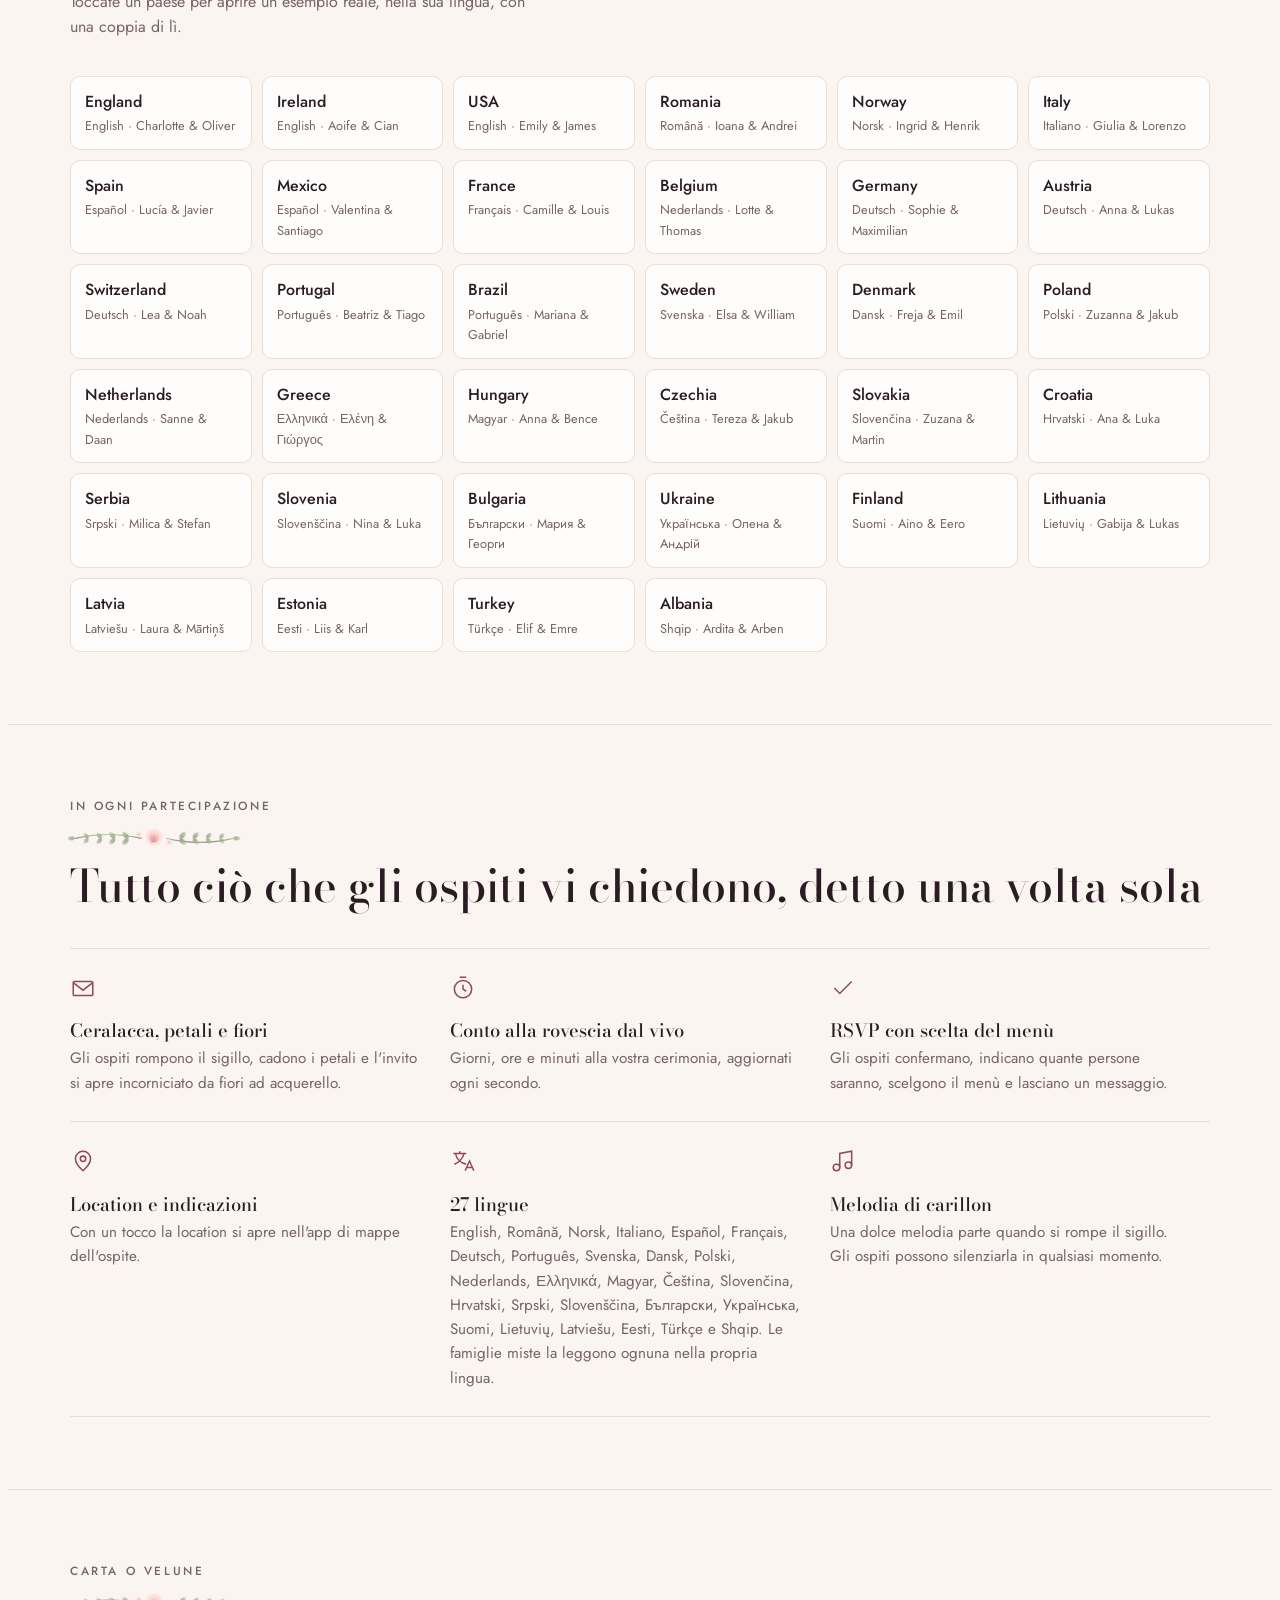
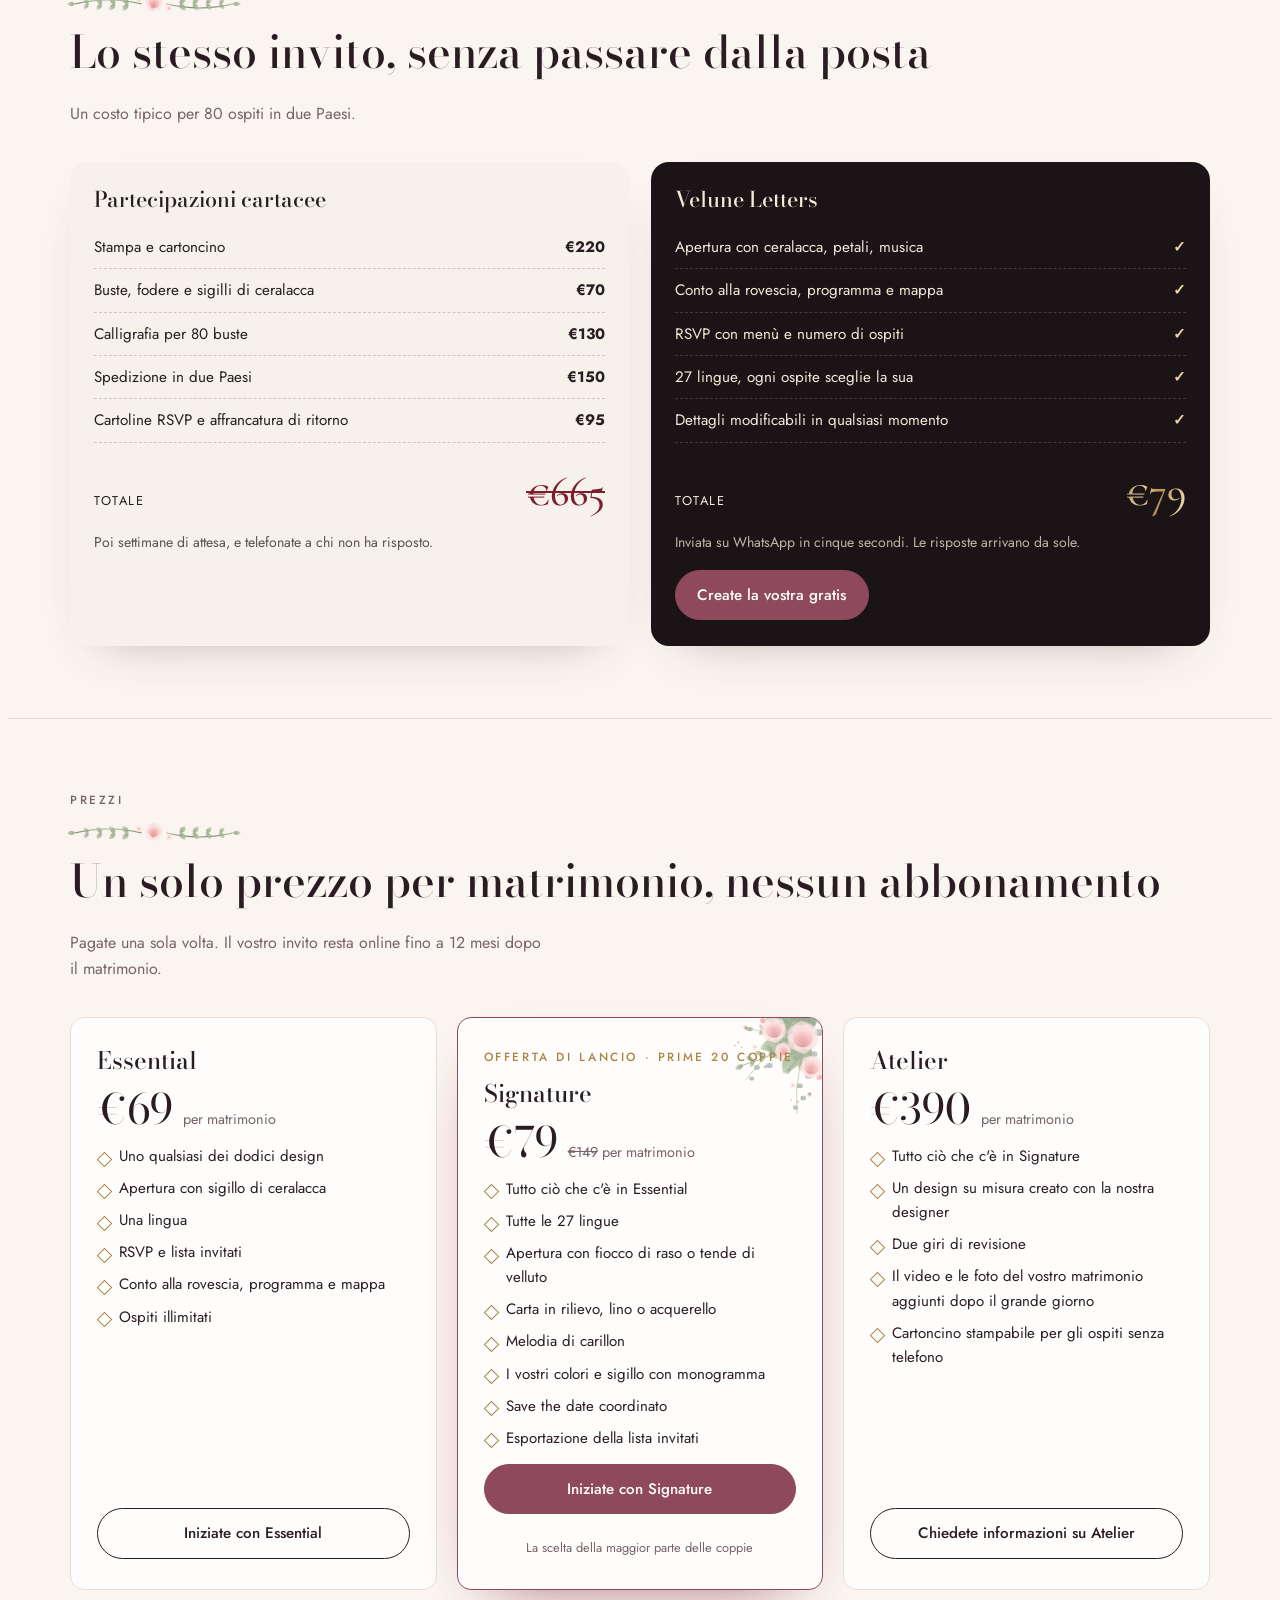
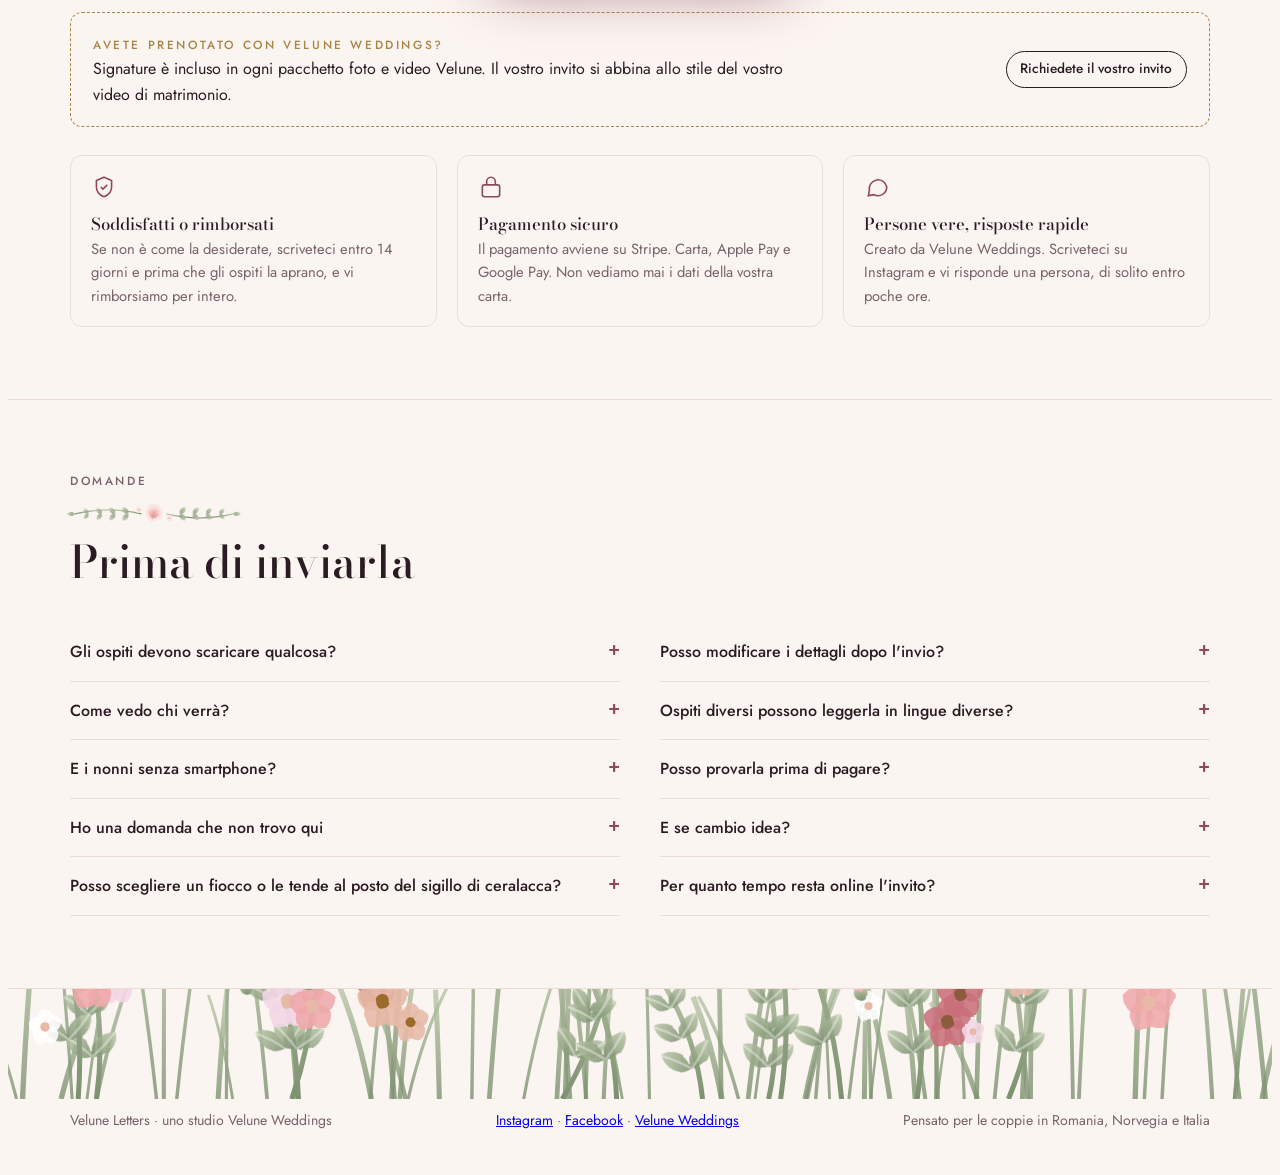
<file: it/index.html>
<!doctype html>
<html lang="it">
<head>
<meta charset="utf-8">
<meta name="viewport" content="width=device-width,initial-scale=1,viewport-fit=cover">
<title>Partecipazioni di nozze digitali che si aprono come una lettera · Velune Letters</title>
<link rel="canonical" href="https://lidjoakim-hash.github.io/velune-letters/it/">
<link rel="alternate" hreflang="en" href="https://lidjoakim-hash.github.io/velune-letters/">
<link rel="alternate" hreflang="ro" href="https://lidjoakim-hash.github.io/velune-letters/ro/">
<link rel="alternate" hreflang="nb" href="https://lidjoakim-hash.github.io/velune-letters/no/">
<link rel="alternate" hreflang="it" href="https://lidjoakim-hash.github.io/velune-letters/it/">
<link rel="alternate" hreflang="x-default" href="https://lidjoakim-hash.github.io/velune-letters/">
<meta name="theme-color" content="#f7f2ea">
<meta name="description" content="Partecipazioni di nozze digitali che i vostri ospiti aprono come una vera lettera: sigillo di ceralacca, fiocco di raso o tende di velluto. RSVP, conto alla rovescia, mappa e 27 lingue. Create gratis, pagate una sola volta da €69.">
<meta property="og:title" content="Velune Letters">
<meta property="og:description" content="Inviti di nozze che i vostri ospiti aprono come una vera lettera.">
<meta property="og:image" content="https://lidjoakim-hash.github.io/velune-letters/assets/og-velune-letters.jpg">
<meta property="og:image:width" content="1200">
<meta property="og:image:height" content="630">
<meta property="og:type" content="website">
<meta property="og:locale" content="it_IT">
<meta name="twitter:card" content="summary_large_image">
<script type="application/ld+json">{"@context": "https://schema.org", "@graph": [{"@type": "Product", "name": "Partecipazione di nozze digitale Velune Letters", "brand": {"@type": "Brand", "name": "Velune Letters"}, "description": "Partecipazione di nozze digitale che gli ospiti aprono come una vera lettera, con RSVP, conto alla rovescia, mappa e 27 lingue.", "image": "https://lidjoakim-hash.github.io/velune-letters/assets/og-velune-letters.jpg", "offers": [{"@type": "Offer", "name": "Essential", "price": "69", "priceCurrency": "EUR", "availability": "https://schema.org/InStock", "url": "https://lidjoakim-hash.github.io/velune-letters/it/#pricing"}, {"@type": "Offer", "name": "Signature", "price": "79", "priceCurrency": "EUR", "availability": "https://schema.org/InStock", "url": "https://lidjoakim-hash.github.io/velune-letters/it/#pricing"}, {"@type": "Offer", "name": "Atelier", "price": "390", "priceCurrency": "EUR", "availability": "https://schema.org/InStock", "url": "https://lidjoakim-hash.github.io/velune-letters/it/#pricing"}]}, {"@type": "FAQPage", "mainEntity": [{"@type": "Question", "name": "Gli ospiti devono scaricare qualcosa?", "acceptedAnswer": {"@type": "Answer", "text": "No. Il link si apre nel browser di qualsiasi telefono o computer."}}, {"@type": "Question", "name": "Posso modificare i dettagli dopo l'invio?", "acceptedAnswer": {"@type": "Answer", "text": "Sì. Le modifiche compaiono subito per tutti gli ospiti, così un nuovo orario non richiede mai un secondo invito."}}, {"@type": "Question", "name": "Come vedo chi verrà?", "acceptedAnswer": {"@type": "Answer", "text": "Ogni risposta arriva nella vostra lista invitati con numero di persone, scelta del menù e note. Potete esportarla per la location."}}, {"@type": "Question", "name": "Ospiti diversi possono leggerla in lingue diverse?", "acceptedAnswer": {"@type": "Answer", "text": "Con Signature, gli ospiti passano da una lingua all'altra direttamente nell'invito: English, Română, Norsk, Italiano, Español, Français, Deutsch, Português, Svenska, Dansk, Polski, Nederlands, Ελληνικά, Magyar, Čeština, Slovenčina, Hrvatski, Srpski, Slovenščina, Български, Українська, Suomi, Lietuvių, Latviešu, Eesti, Türkçe e Shqip. Si apre per prima la lingua del loro telefono."}}, {"@type": "Question", "name": "E i nonni senza smartphone?", "acceptedAnswer": {"@type": "Answer", "text": "Atelier include un cartoncino stampabile con lo stesso design e un codice QR che porta all'invito."}}, {"@type": "Question", "name": "Posso provarla prima di pagare?", "acceptedAnswer": {"@type": "Answer", "text": "Sì. Create gratis l'intera partecipazione con i vostri nomi e vedetene l'anteprima sul telefono. Pagate solo quando la pubblicate e la inviate agli ospiti."}}, {"@type": "Question", "name": "Ho una domanda che non trovo qui", "acceptedAnswer": {"@type": "Answer", "text": "Scriveteci su Instagram a @lettersbyvelune. Di solito rispondiamo entro poche ore."}}, {"@type": "Question", "name": "E se cambio idea?", "acceptedAnswer": {"@type": "Answer", "text": "Scriveteci entro 14 giorni dal pagamento, prima che gli ospiti abbiano aperto l'invito, e vi rimborsiamo per intero."}}, {"@type": "Question", "name": "Posso scegliere un fiocco o le tende al posto del sigillo di ceralacca?", "acceptedAnswer": {"@type": "Answer", "text": "Sì. Con Signature scegliete l'apertura (sigillo di ceralacca, biglietto a portafoglio con fiocco di raso o tende di velluto) e la finitura della carta (liscia, damascata in rilievo, lino o acquerello) separatamente dal design."}}, {"@type": "Question", "name": "Per quanto tempo resta online l'invito?", "acceptedAnswer": {"@type": "Answer", "text": "Fino a 12 mesi dopo il vostro matrimonio. Dopo il grande giorno può diventare una pagina di ringraziamento."}}]}]}</script>
<link rel="preconnect" href="https://fonts.googleapis.com"><link rel="preconnect" href="https://fonts.gstatic.com" crossorigin><link rel="stylesheet" href="https://fonts.googleapis.com/css2?family=Bodoni+Moda:ital,opsz,wght@0,6..96,400..700;1,6..96,400..700&family=Jost:wght@300;400;500;600&family=Pinyon+Script&family=Cormorant+Garamond:ital,wght@0,400;0,500;1,400&family=Cinzel:wght@400;600&family=Italiana&family=Marcellus&display=swap">
<link rel="modulepreload" href="../assets/invite.js"><link rel="modulepreload" href="../assets/themes.js">
<link rel="stylesheet" href="../assets/site.css">
<link rel="stylesheet" href="../assets/invite.css">
</head>
<body>
<header class="bar">
  <div class="wrap">
    <a class="logo" href="../" aria-label="Velune Letters, home"><b>Velune</b><i>Letters</i></a>
    <nav class="nav" aria-label="Principale">
      <a class="navlink hide-sm" href="#templates">Design</a>
      <a class="navlink hide-sm" href="#pricing">Prezzi</a>
      <a class="navlink hide-sm" href="../" hreflang="en" lang="en">EN</a>
      <a class="navlink hide-sm" href="../ro/" hreflang="ro" lang="ro">RO</a>
      <a class="navlink hide-sm" href="../no/" hreflang="nb" lang="nb">NO</a>
      <a class="navlink hide-sm" href="../it/" hreflang="it" aria-current="page"><b>IT</b></a>
      <a class="navlink" href="../studio.html">Accedi</a>
      <a class="btn small primary" href="../studio.html">Inizia a creare</a>
    </nav>
  </div>
</header>
<main>
  <section class="hero">
    <div id="hero-fl"></div>
    <div class="wrap">
      <div>
        <p class="eyebrow">Partecipazioni di nozze digitali · by Velune Weddings</p>
        <h1 style="margin-top:16px">Un invito che i vostri ospiti <em>aprono</em> come una vera lettera.</h1>
        <p class="lede">Ogni ospite riceve un link. Rompe il sigillo di ceralacca sul telefono e l'invito si apre con la vostra data, il conto alla rovescia, il programma della giornata, la mappa della location e il modulo RSVP. Le risposte arrivano direttamente nella vostra lista invitati.</p>
        <div class="ctas">
          <a class="btn primary" href="../studio.html">Create la vostra gratis</a>
          <a class="btn" href="../i/?demo" target="_blank" rel="noopener">Guarda un esempio dal vivo</a>
        </div>
        <p class="free-note">Gratis da creare con i vostri nomi · pagate una sola volta all'invio · pagamento sicuro con Stripe</p>
        <div class="proof">
          <div><b>12</b>design dipinti a mano</div>
          <div><b>27</b>lingue, ogni ospite sceglie la sua</div>
          <div><b>0</b>carta, francobolli o app</div>
        </div>
      </div>
      <div class="hero-phone"><div class="fl-halo" id="halo"></div>
        <div class="phone"><div class="screen"><div id="hero-invite"></div></div></div>
        <p class="hint" id="hero-hint">Toccate il sigillo per provarlo</p>
        <div class="op-switch" role="group" aria-label="Scegliete un'apertura"><button aria-pressed="true" data-op="seal">Ceralacca</button><button aria-pressed="false" data-op="bow">Fiocco di raso</button><button aria-pressed="false" data-op="curtain">Tende</button></div>
      </div>
    </div>
  </section>

  <section class="block">
    <div class="wrap">
      <div class="head"><div><p class="eyebrow">Come funziona</p><h2>Pronta da inviare in una sola serata</h2></div></div>
      <div class="steps">
        <div class="step"><div class="n">1</div><h3>Scegliete un design</h3><p>Scegliete uno dei dodici design e vedetelo subito con i vostri nomi e i vostri colori. Crearla è gratis, pagate solo quando la pubblicate.</p></div>
        <div class="step"><div class="n">2</div><h3>Raccontate la vostra giornata</h3><p>Data, location, programma, dress code e la vostra storia. Scegliete tra 27 lingue, e gli ospiti cambiano lingua con un tocco.</p></div>
        <div class="step"><div class="n">3</div><h3>Inviate un solo link</h3><p>Condividetelo su WhatsApp, Messenger o via email. Gli ospiti rispondono direttamente nell'invito e voi seguite ogni risposta nella vostra lista invitati.</p></div>
      </div>
    </div>
  </section>

  <section class="block" id="templates">
    <div class="wrap">
      <div class="head"><div><p class="eyebrow">La collezione</p><h2>Dodici design, dipinti e bordati di pizzo</h2></div><p>Ogni design include l'apertura della busta, il conto alla rovescia, l'RSVP e la mappa. Toccatene uno per iniziare a creare.</p></div>
      <div class="tgrid" id="tgrid"></div>
    </div>
  </section>

  <section class="block" id="openings">
    <div class="wrap">
      <div class="head"><div><p class="eyebrow">Il primo istante</p><h2>Scegliete come la apriranno</h2></div><p>L'apertura è il momento che gli ospiti filmano e si mandano a vicenda. Scegliete quella che rispecchia il vostro matrimonio, poi la carta da abbinare.</p></div>
      <div class="ops">
        <a class="op" href="../i/?demo&t=lace&o=seal" target="_blank" rel="noopener"><div class="op-art oa-seal"><span>E&amp;M</span></div><h3>Busta con sigillo di ceralacca</h3><p>Rompono il sigillo, cadono i petali e la lettera scivola fuori.</p><em>Apritela →</em></a>
        <a class="op" href="../i/?demo&t=lace&o=bow&p=embossed" target="_blank" rel="noopener"><div class="op-art oa-bow"><i></i></div><h3>Portafoglio con fiocco di raso</h3><p>Un biglietto in rilievo legato con un nastro. Il fiocco si scioglie e due ante si aprono.</p><em>Scioglietelo →</em></a>
        <a class="op" href="../i/?demo&t=bordeaux&o=curtain&p=linen" target="_blank" rel="noopener"><div class="op-art oa-curtain"><i></i><i></i></div><h3>Tende di velluto</h3><p>Tende nel vostro colore si aprono, come all'inizio di una cerimonia.</p><em>Apritele →</em></a>
      </div>
      <p class="papers"><b>Finiture della carta:</b> liscia, damascata in rilievo, lino o velatura ad acquerello. Fiocco, tende e finiture della carta sono inclusi in Signature.</p>
    </div>
  </section>

  <section class="block" id="countries">
    <div class="wrap">
      <div class="head"><div><p class="eyebrow">Ogni paese</p><h2>Guardatelo come lo vedranno gli ospiti</h2></div><p>Toccate un paese per aprire un esempio reale, nella sua lingua, con una coppia di lì.</p></div>
      <div class="ctry" id="ctry"></div>
    </div>
  </section>

  <section class="block">
    <div class="wrap">
      <div class="head"><div><p class="eyebrow">In ogni partecipazione</p><h2>Tutto ciò che gli ospiti vi chiedono, detto una volta sola</h2></div></div>
      <div class="feats">
        <div class="feat"><svg viewBox="0 0 24 24"><rect x="3" y="6" width="18" height="13" rx="1"/><path d="M3 7l9 7 9-7"/></svg><h3>Ceralacca, petali e fiori</h3><p>Gli ospiti rompono il sigillo, cadono i petali e l'invito si apre incorniciato da fiori ad acquerello.</p></div>
        <div class="feat"><svg viewBox="0 0 24 24"><circle cx="12" cy="13" r="8"/><path d="M12 9v4l3 2M9 2h6"/></svg><h3>Conto alla rovescia dal vivo</h3><p>Giorni, ore e minuti alla vostra cerimonia, aggiornati ogni secondo.</p></div>
        <div class="feat"><svg viewBox="0 0 24 24"><path d="M4 12l5 5L20 6"/></svg><h3>RSVP con scelta del menù</h3><p>Gli ospiti confermano, indicano quante persone saranno, scelgono il menù e lasciano un messaggio.</p></div>
        <div class="feat"><svg viewBox="0 0 24 24"><path d="M12 21s-7-6.2-7-11a7 7 0 0114 0c0 4.8-7 11-7 11z"/><circle cx="12" cy="10" r="2.5"/></svg><h3>Location e indicazioni</h3><p>Con un tocco la location si apre nell'app di mappe dell'ospite.</p></div>
        <div class="feat"><svg viewBox="0 0 24 24"><path d="M3 5h12M9 3v2M5 5c1 5 5 9 10 10M13 5c-1 4-4 8-9 10M14 21l4-9 4 9M15.5 18h5"/></svg><h3>27 lingue</h3><p>English, Română, Norsk, Italiano, Español, Français, Deutsch, Português, Svenska, Dansk, Polski, Nederlands, Ελληνικά, Magyar, Čeština, Slovenčina, Hrvatski, Srpski, Slovenščina, Български, Українська, Suomi, Lietuvių, Latviešu, Eesti, Türkçe e Shqip. Le famiglie miste la leggono ognuna nella propria lingua.</p></div>
        <div class="feat"><svg viewBox="0 0 24 24"><path d="M9 18V5l11-2v13"/><circle cx="6" cy="18" r="3"/><circle cx="17" cy="16" r="3"/></svg><h3>Melodia di carillon</h3><p>Una dolce melodia parte quando si rompe il sigillo. Gli ospiti possono silenziarla in qualsiasi momento.</p></div>
      </div>
    </div>
  </section>


  <section class="block" id="compare">
    <div class="wrap">
      <div class="head"><div><p class="eyebrow">Carta o Velune</p><h2>Lo stesso invito, senza passare dalla posta</h2></div><p>Un costo tipico per 80 ospiti in due Paesi.</p></div>
      <div class="cmp">
        <div class="cmp-col paper"><h3>Partecipazioni cartacee</h3>
          <ul><li><span>Stampa e cartoncino</span><b>€220</b></li><li><span>Buste, fodere e sigilli di ceralacca</span><b>€70</b></li><li><span>Calligrafia per 80 buste</span><b>€130</b></li><li><span>Spedizione in due Paesi</span><b>€150</b></li><li><span>Cartoline RSVP e affrancatura di ritorno</span><b>€95</b></li></ul>
          <div class="cmp-tot"><span>Totale</span><b>€665</b></div><p class="cmp-note">Poi settimane di attesa, e telefonate a chi non ha risposto.</p></div>
        <div class="cmp-col velune"><h3>Velune Letters</h3>
          <ul><li><span>Apertura con ceralacca, petali, musica</span><b>✓</b></li><li><span>Conto alla rovescia, programma e mappa</span><b>✓</b></li><li><span>RSVP con menù e numero di ospiti</span><b>✓</b></li><li><span>27 lingue, ogni ospite sceglie la sua</span><b>✓</b></li><li><span>Dettagli modificabili in qualsiasi momento</span><b>✓</b></li></ul>
          <div class="cmp-tot"><span>Totale</span><b>€79</b></div><p class="cmp-note">Inviata su WhatsApp in cinque secondi. Le risposte arrivano da sole.</p>
          <a class="btn primary" href="../studio.html?plan=signature">Create la vostra gratis</a></div>
      </div>
    </div>
  </section>

  <section class="block" id="pricing">
    <div class="wrap">
      <div class="head"><div><p class="eyebrow">Prezzi</p><h2>Un solo prezzo per matrimonio, nessun abbonamento</h2></div><p>Pagate una sola volta. Il vostro invito resta online fino a 12 mesi dopo il matrimonio.</p></div>
      <div class="prices">
        <div class="price"><h3>Essential</h3><div class="amt">€69 <small>per matrimonio</small></div>
          <ul><li>Uno qualsiasi dei dodici design</li><li>Apertura con sigillo di ceralacca</li><li>Una lingua</li><li>RSVP e lista invitati</li><li>Conto alla rovescia, programma e mappa</li><li>Ospiti illimitati</li></ul>
          <a class="btn" href="../studio.html?plan=essential">Iniziate con Essential</a></div>
        <div class="price pop"><p class="eyebrow">Offerta di lancio · prime 20 coppie</p><h3>Signature</h3><div class="amt">€79 <small><s>€149</s> per matrimonio</small></div>
          <ul><li>Tutto ciò che c'è in Essential</li><li>Tutte le 27 lingue</li><li>Apertura con fiocco di raso o tende di velluto</li><li>Carta in rilievo, lino o acquerello</li><li>Melodia di carillon</li><li>I vostri colori e sigillo con monogramma</li><li>Save the date coordinato</li><li>Esportazione della lista invitati</li></ul>
          <a class="btn primary" href="../studio.html?plan=signature">Iniziate con Signature</a><p class="pnote">La scelta della maggior parte delle coppie</p></div>
        <div class="price"><h3>Atelier</h3><div class="amt">€390 <small>per matrimonio</small></div>
          <ul><li>Tutto ciò che c'è in Signature</li><li>Un design su misura creato con la nostra designer</li><li>Due giri di revisione</li><li>Il video e le foto del vostro matrimonio aggiunti dopo il grande giorno</li><li>Cartoncino stampabile per gli ospiti senza telefono</li></ul>
          <a class="btn" href="../studio.html?plan=atelier">Chiedete informazioni su Atelier</a></div>
      </div>
      <div class="velune-note">
        <p><span class="eyebrow">Avete prenotato con Velune Weddings?</span><br>Signature è incluso in ogni pacchetto foto e video Velune. Il vostro invito si abbina allo stile del vostro video di matrimonio.</p>
        <a class="btn small" href="../studio.html?plan=signature">Richiedete il vostro invito</a>
      </div>
      <div class="trust">
        <div><svg viewBox="0 0 24 24"><path d="M12 3l7 3v6c0 4.5-3 7.5-7 9-4-1.5-7-4.5-7-9V6z"/><path d="M9 12l2 2 4-4"/></svg><h3>Soddisfatti o rimborsati</h3><p>Se non è come la desiderate, scriveteci entro 14 giorni e prima che gli ospiti la aprano, e vi rimborsiamo per intero.</p></div>
        <div><svg viewBox="0 0 24 24"><rect x="4" y="10" width="16" height="11" rx="2"/><path d="M8 10V7a4 4 0 018 0v3"/></svg><h3>Pagamento sicuro</h3><p>Il pagamento avviene su Stripe. Carta, Apple Pay e Google Pay. Non vediamo mai i dati della vostra carta.</p></div>
        <div><svg viewBox="0 0 24 24"><path d="M21 12a8 8 0 01-11.6 7.1L4 20l1-5A8 8 0 1121 12z"/></svg><h3>Persone vere, risposte rapide</h3><p>Creato da Velune Weddings. Scriveteci su Instagram e vi risponde una persona, di solito entro poche ore.</p></div>
      </div>
    </div>
  </section>

  <section class="block">
    <div class="wrap">
      <div class="head"><div><p class="eyebrow">Domande</p><h2>Prima di inviarla</h2></div></div>
      <div class="faq">
        <details><summary>Gli ospiti devono scaricare qualcosa?</summary><p>No. Il link si apre nel browser di qualsiasi telefono o computer.</p></details>
        <details><summary>Posso modificare i dettagli dopo l'invio?</summary><p>Sì. Le modifiche compaiono subito per tutti gli ospiti, così un nuovo orario non richiede mai un secondo invito.</p></details>
        <details><summary>Come vedo chi verrà?</summary><p>Ogni risposta arriva nella vostra lista invitati con numero di persone, scelta del menù e note. Potete esportarla per la location.</p></details>
        <details><summary>Ospiti diversi possono leggerla in lingue diverse?</summary><p>Con Signature, gli ospiti passano da una lingua all'altra direttamente nell'invito: English, Română, Norsk, Italiano, Español, Français, Deutsch, Português, Svenska, Dansk, Polski, Nederlands, Ελληνικά, Magyar, Čeština, Slovenčina, Hrvatski, Srpski, Slovenščina, Български, Українська, Suomi, Lietuvių, Latviešu, Eesti, Türkçe e Shqip. Si apre per prima la lingua del loro telefono.</p></details>
        <details><summary>E i nonni senza smartphone?</summary><p>Atelier include un cartoncino stampabile con lo stesso design e un codice QR che porta all'invito.</p></details>
        <details><summary>Posso provarla prima di pagare?</summary><p>Sì. Create gratis l'intera partecipazione con i vostri nomi e vedetene l'anteprima sul telefono. Pagate solo quando la pubblicate e la inviate agli ospiti.</p></details>
        <details><summary>Ho una domanda che non trovo qui</summary><p>Scriveteci su Instagram a <a href="https://www.instagram.com/lettersbyvelune/" target="_blank" rel="noopener">@lettersbyvelune</a>. Di solito rispondiamo entro poche ore.</p></details>
        <details><summary>E se cambio idea?</summary><p>Scriveteci entro 14 giorni dal pagamento, prima che gli ospiti abbiano aperto l'invito, e vi rimborsiamo per intero.</p></details>
        <details><summary>Posso scegliere un fiocco o le tende al posto del sigillo di ceralacca?</summary><p>Sì. Con Signature scegliete l'apertura (sigillo di ceralacca, biglietto a portafoglio con fiocco di raso o tende di velluto) e la finitura della carta (liscia, damascata in rilievo, lino o acquerello) separatamente dal design.</p></details>
        <details><summary>Per quanto tempo resta online l'invito?</summary><p>Fino a 12 mesi dopo il vostro matrimonio. Dopo il grande giorno può diventare una pagina di ringraziamento.</p></details>
      </div>
    </div>
  </section>
</main>
<div class="sticky-cta" id="sticky"><div><b>€79</b> <s>€149</s><small>Prezzo di lancio · prime 20 coppie</small></div><a class="btn primary small" href="../studio.html?plan=signature">Create la vostra gratis</a></div>
<footer><div id="foot-fl"></div><div class="wrap"><span>Velune Letters · uno studio Velune Weddings</span><span><a href="https://www.instagram.com/lettersbyvelune/" target="_blank" rel="noopener">Instagram</a> · <a href="https://www.facebook.com/profile.php?id=61595981618638" target="_blank" rel="noopener">Facebook</a> · <a href="https://www.instagram.com/velune.weddings/" target="_blank" rel="noopener">Velune Weddings</a></span><span>Pensato per le coppie in Romania, Norvegia e Italia</span></div></footer>
<script type="module">
import { renderInvite, DEFAULT_DATA, clone, esc, Music } from "../assets/invite.js";
import { THEMES, draw } from "../assets/themes.js";
import { fmtDate } from "../assets/i18n.js";
import { bouquet, divider, wreath, meadow } from "../assets/florals.js";
document.getElementById("hero-fl").outerHTML = `<div class="fl-c fl-tl">${bouquet("peony")}</div><div class="fl-c fl-br" style="transform:scale(-1,-1)">${bouquet("lace", { big: false })}</div>`;
document.getElementById("halo").innerHTML = wreath("peony");
document.getElementById("foot-fl").outerHTML = meadow("peony");
document.querySelectorAll(".head .eyebrow").forEach((e) => e.insertAdjacentHTML("afterend", divider("peony")));
const pop = document.querySelector(".price.pop"); if (pop) pop.insertAdjacentHTML("afterbegin", `<div class="fl-c">${bouquet("peony", { big: false })}</div>`);
const data = clone(DEFAULT_DATA);
data.lang = "it";
const hero = document.getElementById("hero-invite");
const heroOpts = { plan: null, onRsvp: async () => {}, onLang: (l) => { data.lang = l; renderInvite(hero, data, Object.assign(heroOpts, { keepOpen: true })); } };
renderInvite(hero, data, heroOpts);
const hint = document.getElementById("hero-hint"), HINT = { seal: "Toccate il sigillo per provarlo", bow: "Toccate il fiocco per scioglierlo", curtain: "Toccate per aprire le tende" };
document.querySelectorAll("[data-op]").forEach((b) => b.onclick = () => {
  Music.stop(); data.opening = b.dataset.op; data.paper = { seal: "smooth", bow: "embossed", curtain: "linen" }[data.opening];
  data.theme = data.opening === "curtain" ? "bordeaux" : DEFAULT_DATA.theme;
  document.querySelectorAll("[data-op]").forEach((x) => x.setAttribute("aria-pressed", String(x === b)));
  hint.textContent = HINT[data.opening]; hero.className = ""; renderInvite(hero, data, heroOpts);
});
const grid = document.getElementById("tgrid");
grid.innerHTML = Object.entries(THEMES).map(([id, th]) => `
  <div class="tcard">
    <a class="thumb" href="../studio.html?theme=${id}" aria-label="Crea con ${esc(th.name)}" style="background:${th.v.paper}">
      <canvas data-motif="${id}"></canvas>${th.wreath ? `<div class="art-wreath">${wreath(id)}</div>` : ""}${th.meadow ? `<div class="art-meadow">${meadow(id)}</div>` : ""}<div class="fl-c fl-tl">${bouquet(id)}</div><div class="fl-c fl-tr">${bouquet(id, { big: false })}</div>
      <div class="tt" style="color:${th.v.ink}"><span class="s">${esc(data.p1)} &amp; ${esc(data.p2)}</span><span class="d" style="color:${th.v.muted};font-family:${esc(th.display)}">${esc(fmtDate(data.date, "it", false))}</span></div>
    </a>
    <div class="meta"><div><h3>${esc(th.name)}</h3><p>${esc(th.tag)}</p></div>${id === "fjord" ? '<span class="tag">Norvegia</span>' : id === "carpathian" ? '<span class="tag">Romania</span>' : ""}</div>
  </div>`).join("");
const paint = () => grid.querySelectorAll("canvas").forEach((c) => draw(c, c.dataset.motif));
paint();
let rz; addEventListener("resize", () => { clearTimeout(rz); rz = setTimeout(paint, 200); });
const sticky = document.getElementById("sticky"), heroEl = document.querySelector(".hero"), priceEl = document.getElementById("pricing");
const onScroll = () => { const y = scrollY + innerHeight; sticky.classList.toggle("on", scrollY > heroEl.offsetHeight * .7 && !(y > priceEl.offsetTop + 200 && scrollY < priceEl.offsetTop + priceEl.offsetHeight)); };
addEventListener("scroll", onScroll, { passive: true }); onScroll();
import("../assets/countries.js").then(({ COUNTRIES }) => import("../assets/i18n.js").then(({ T }) => {
  document.getElementById("ctry").innerHTML = Object.values(COUNTRIES).map((k) => `<a href="../i/?demo&c=${k.slug}" target="_blank" rel="noopener"><b>${k.name}</b><span>${T[k.lang].label} · ${k.p1} &amp; ${k.p2}</span></a>`).join("");
}));
document.addEventListener("visibilitychange", () => { if (document.hidden) Music.stop(); });
</script>
</body>
</html>
</file>
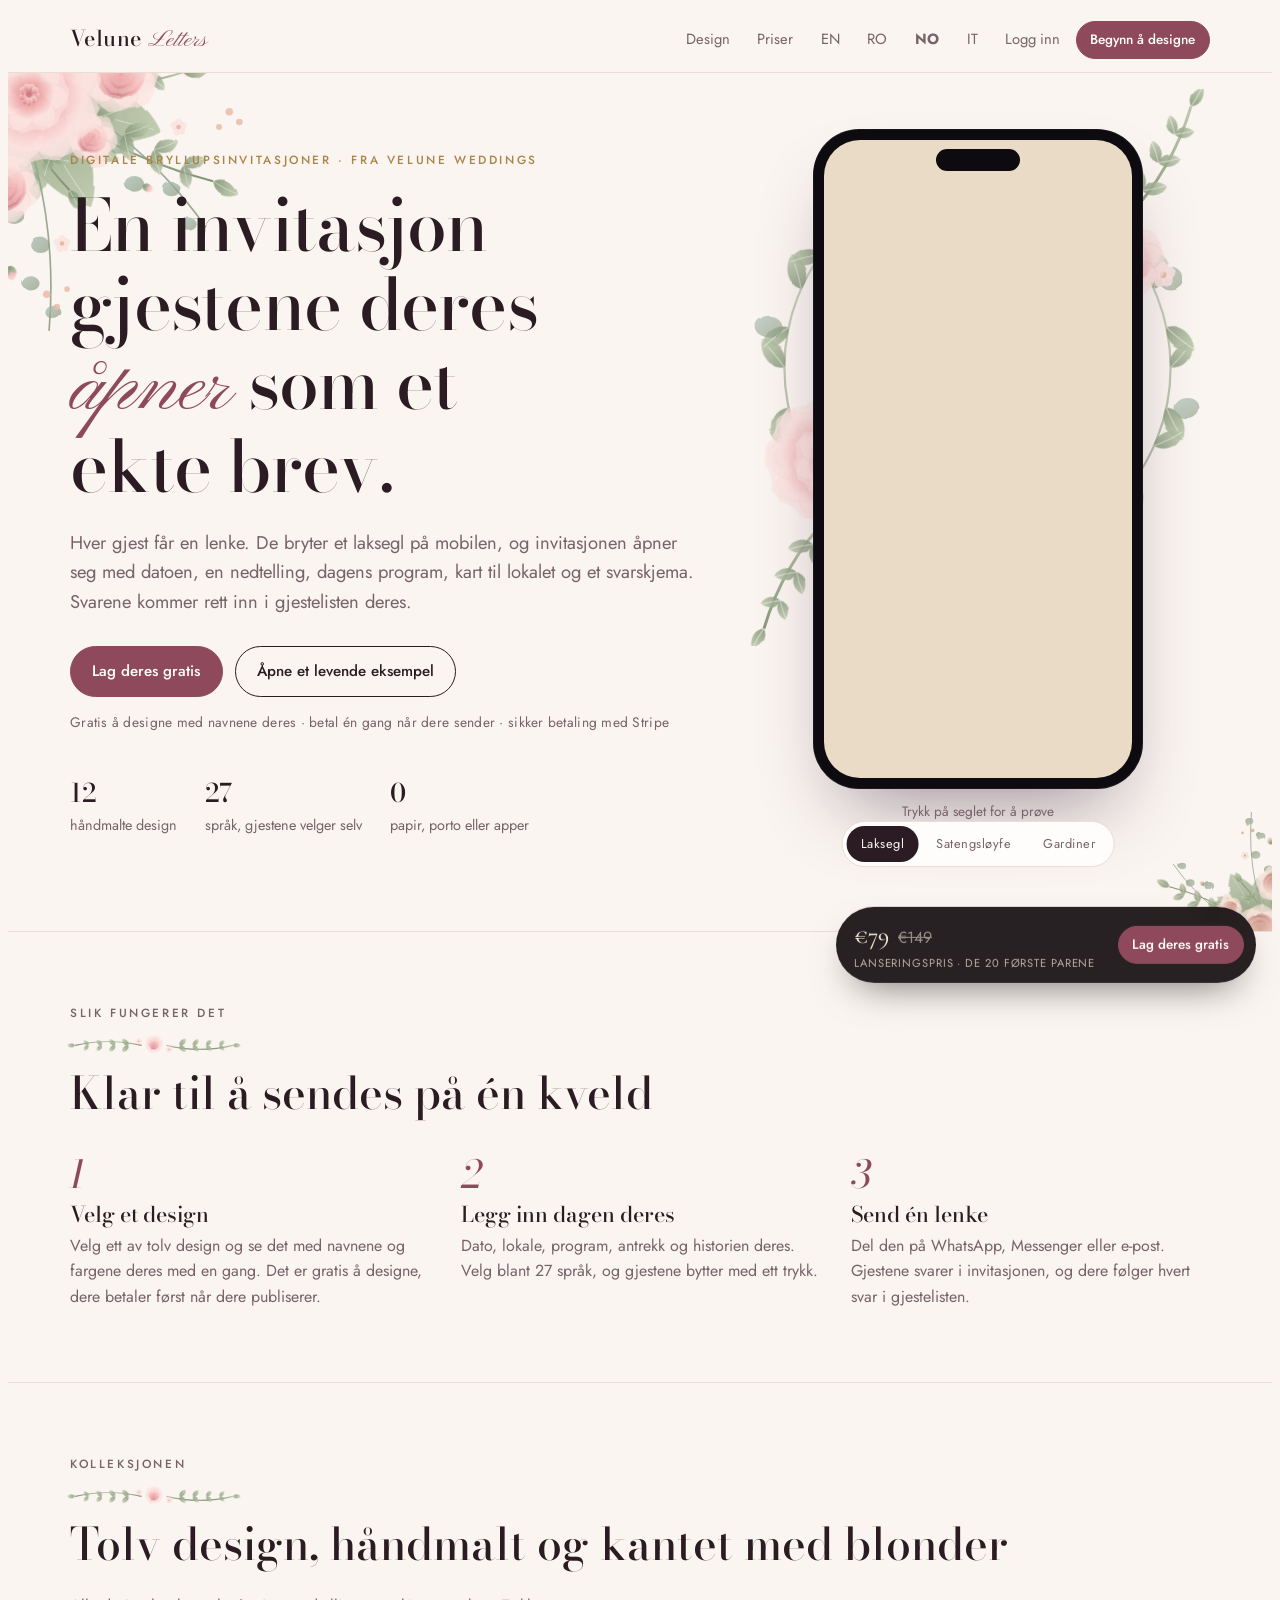
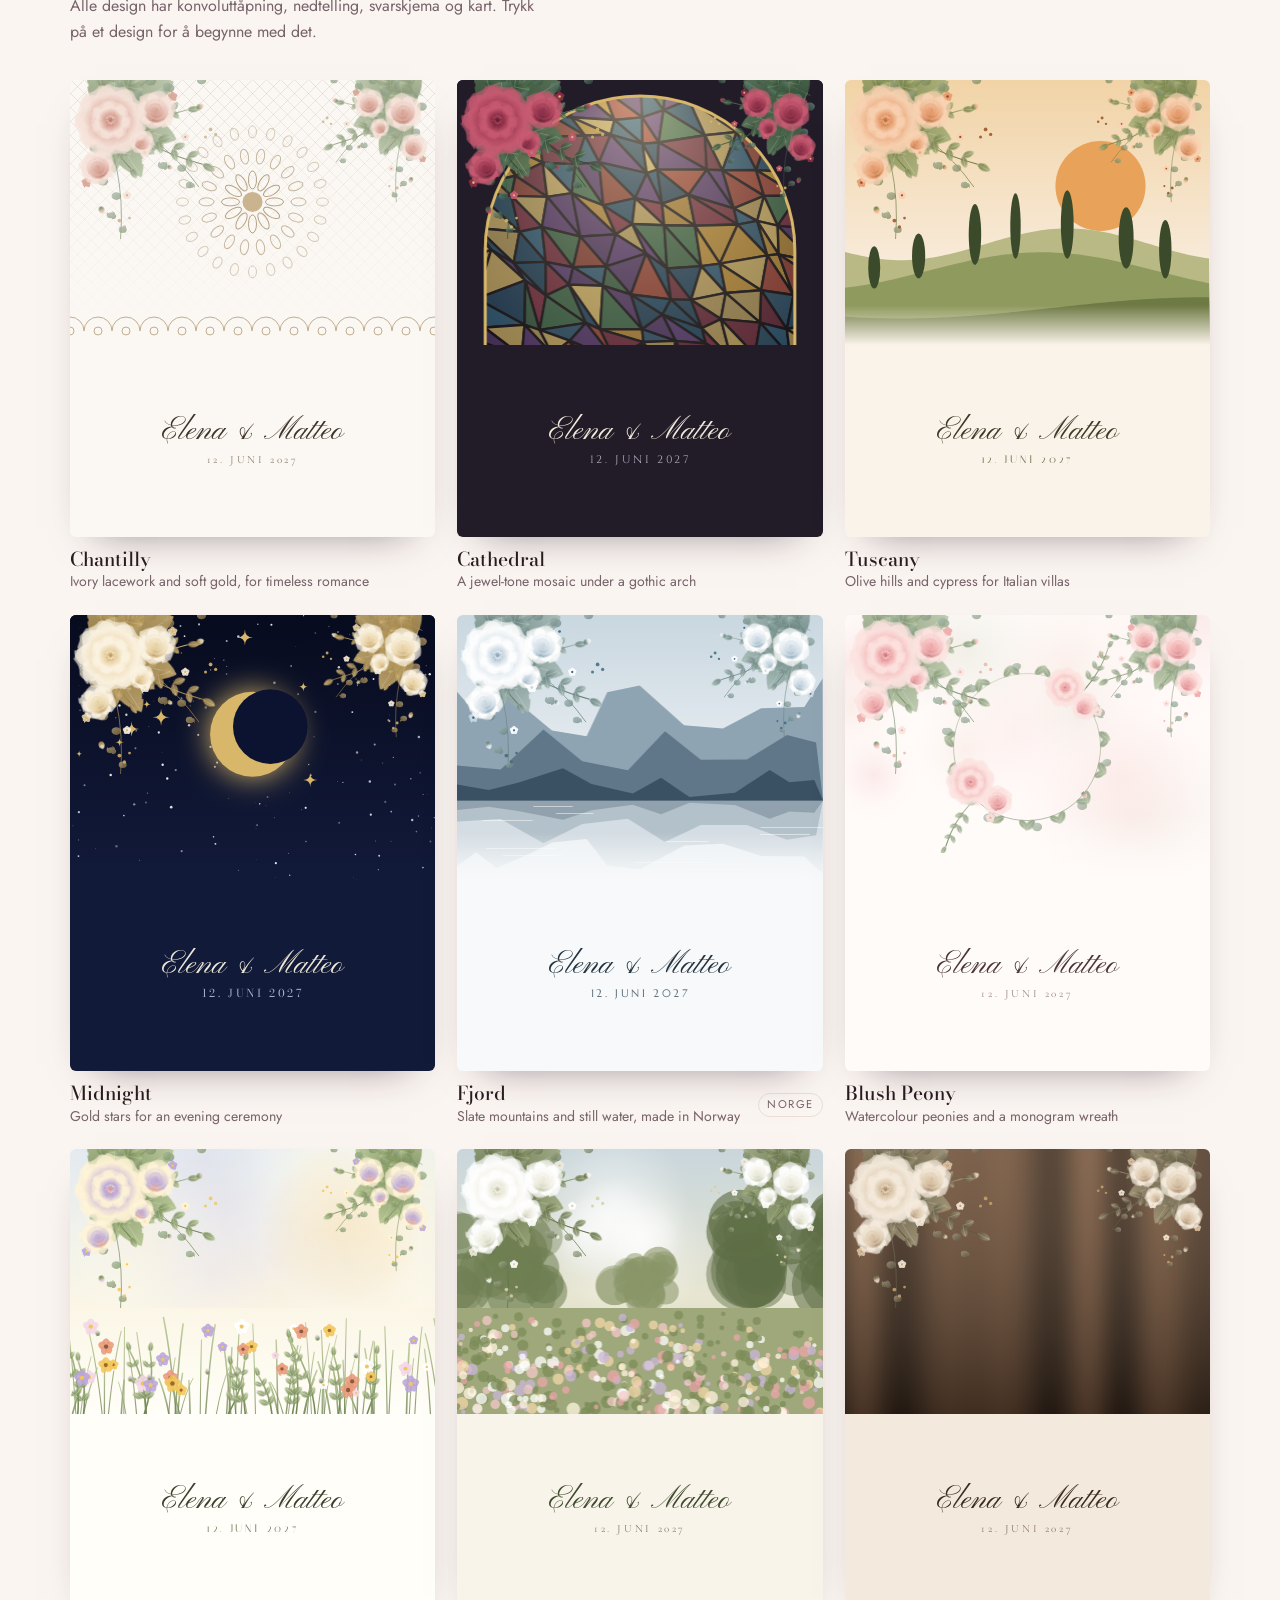
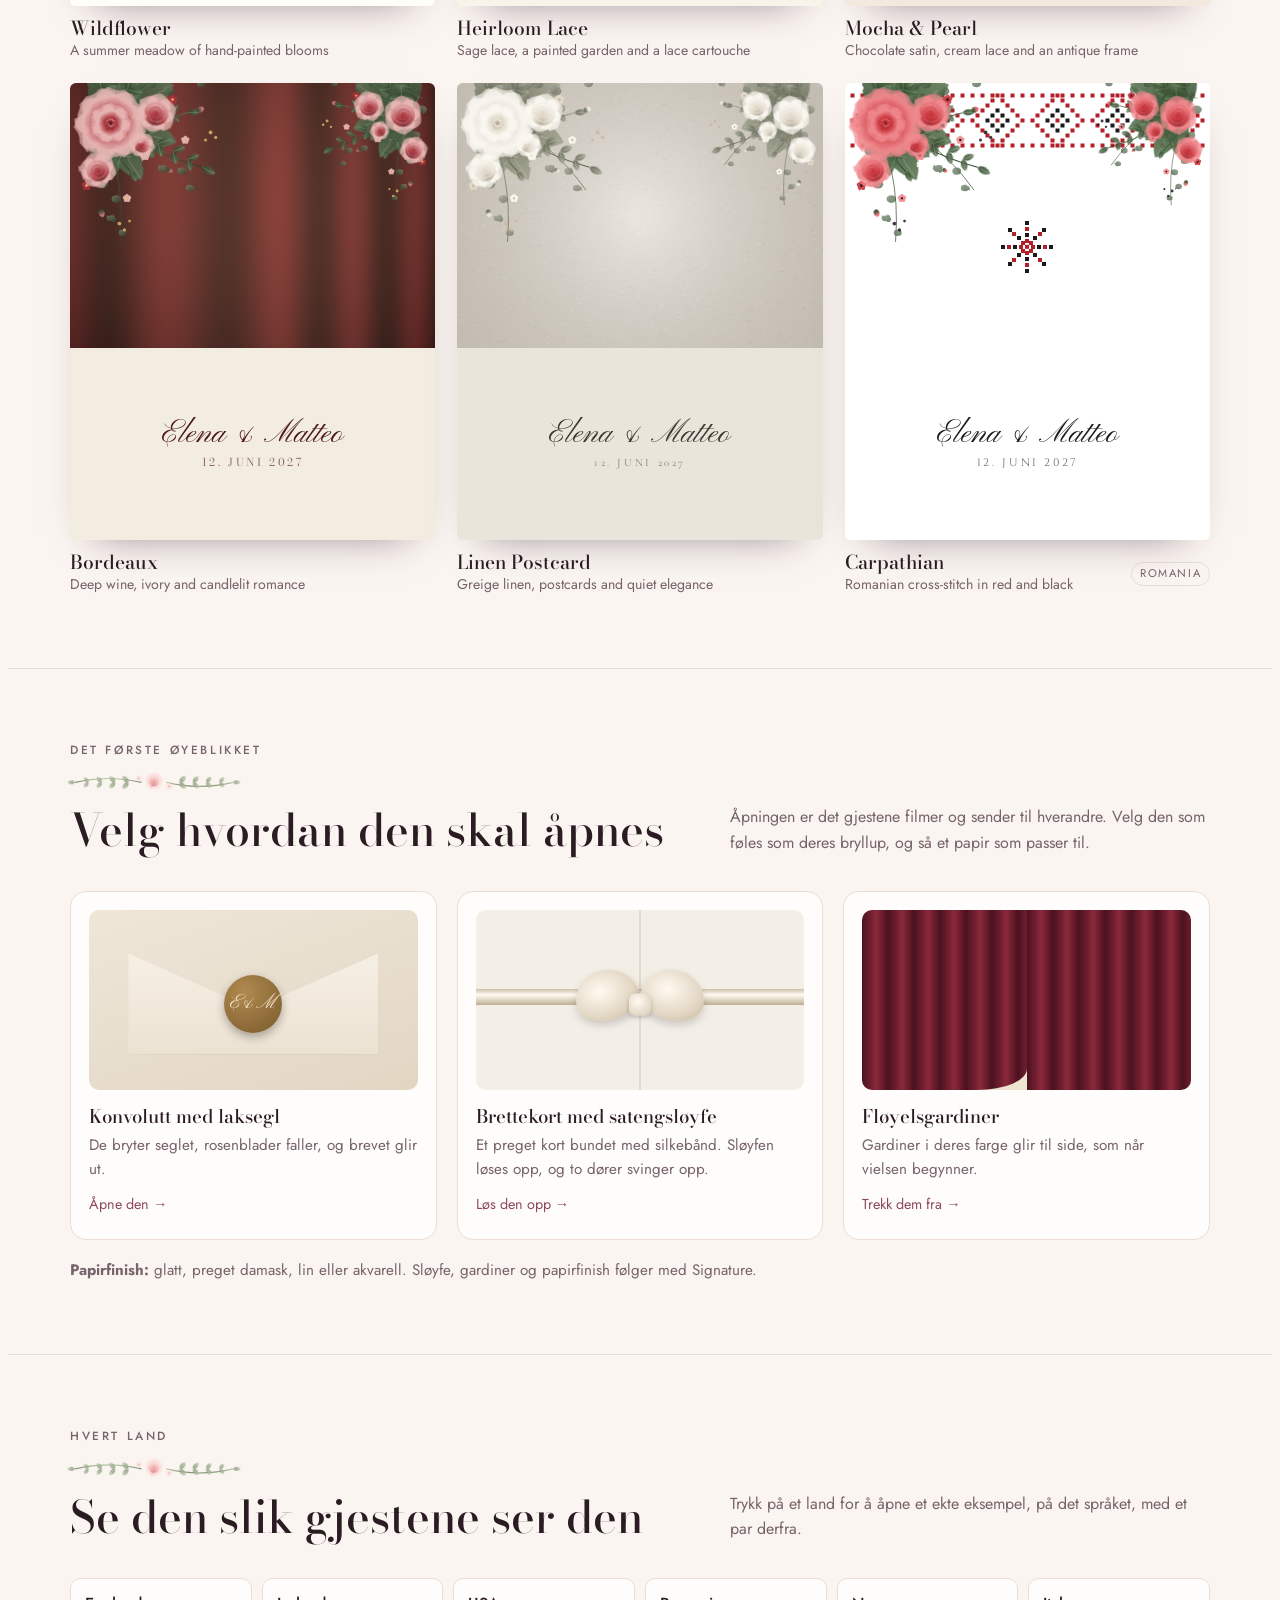
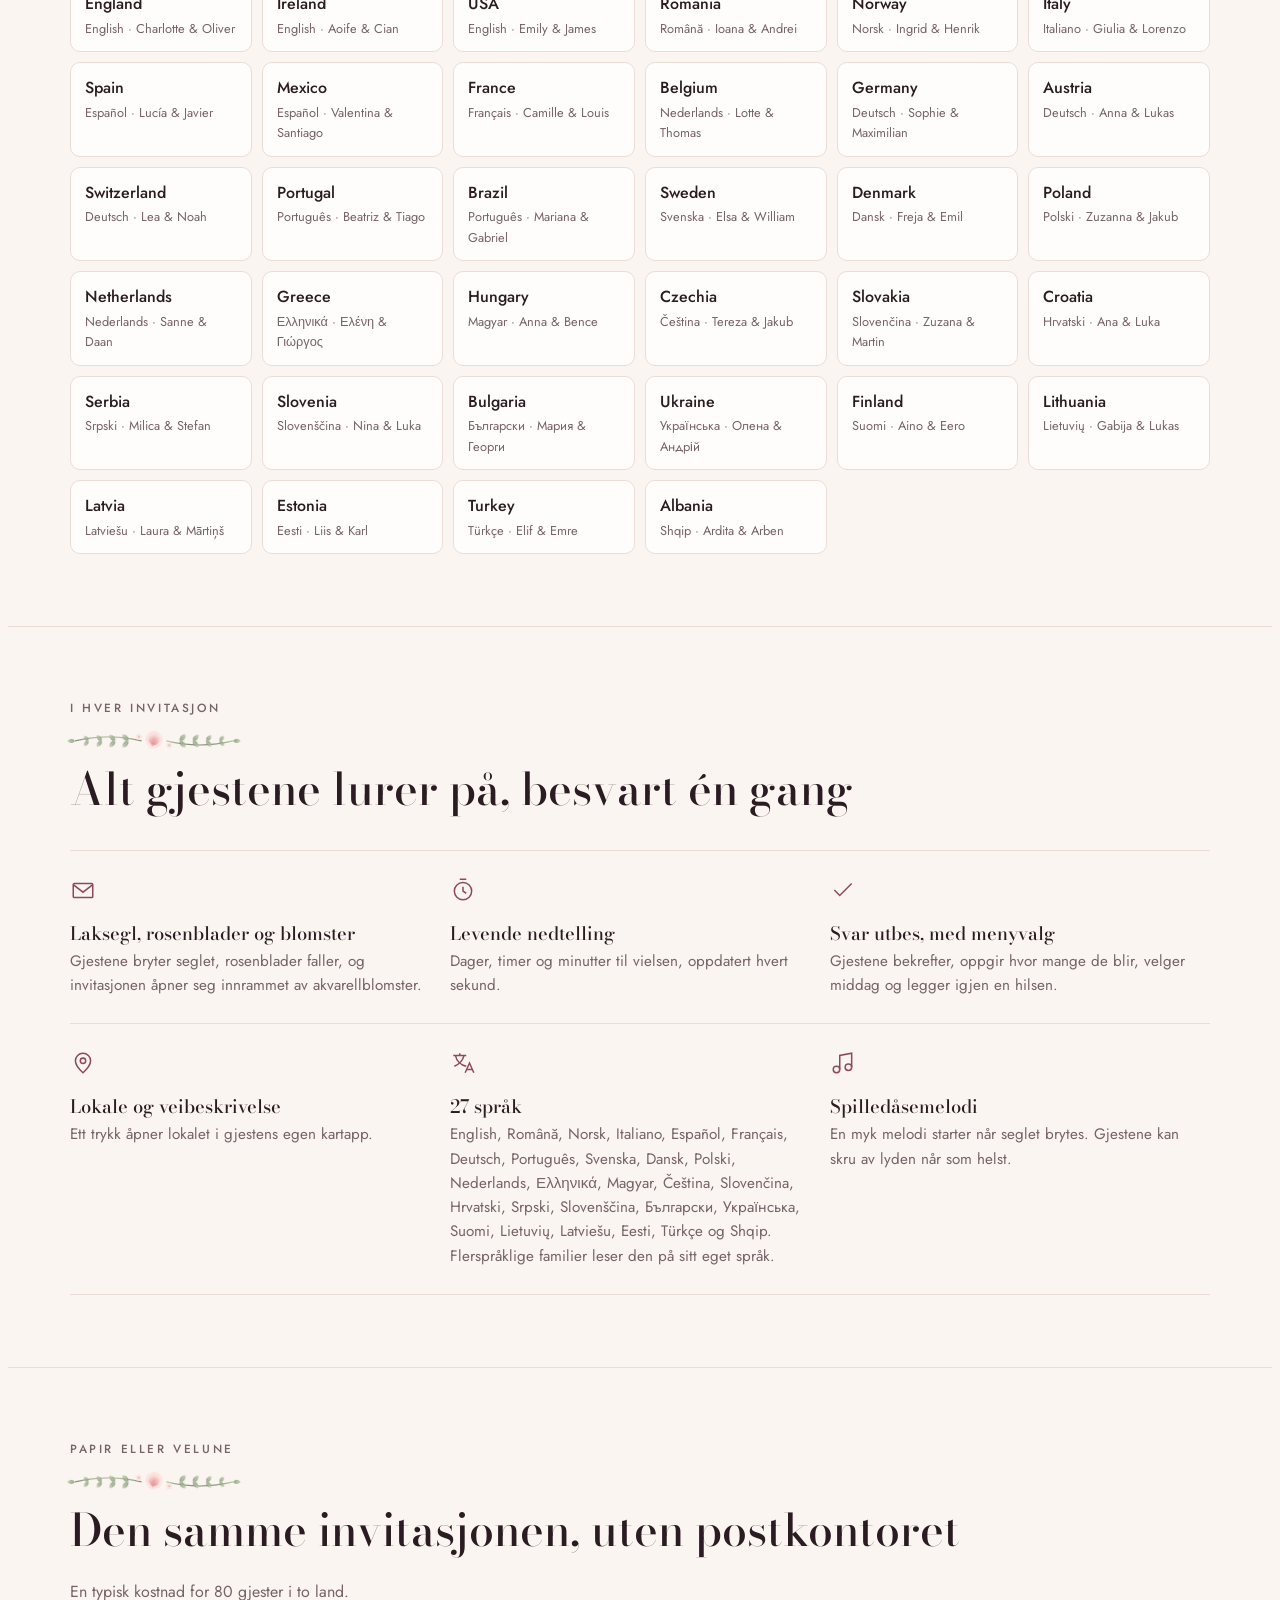
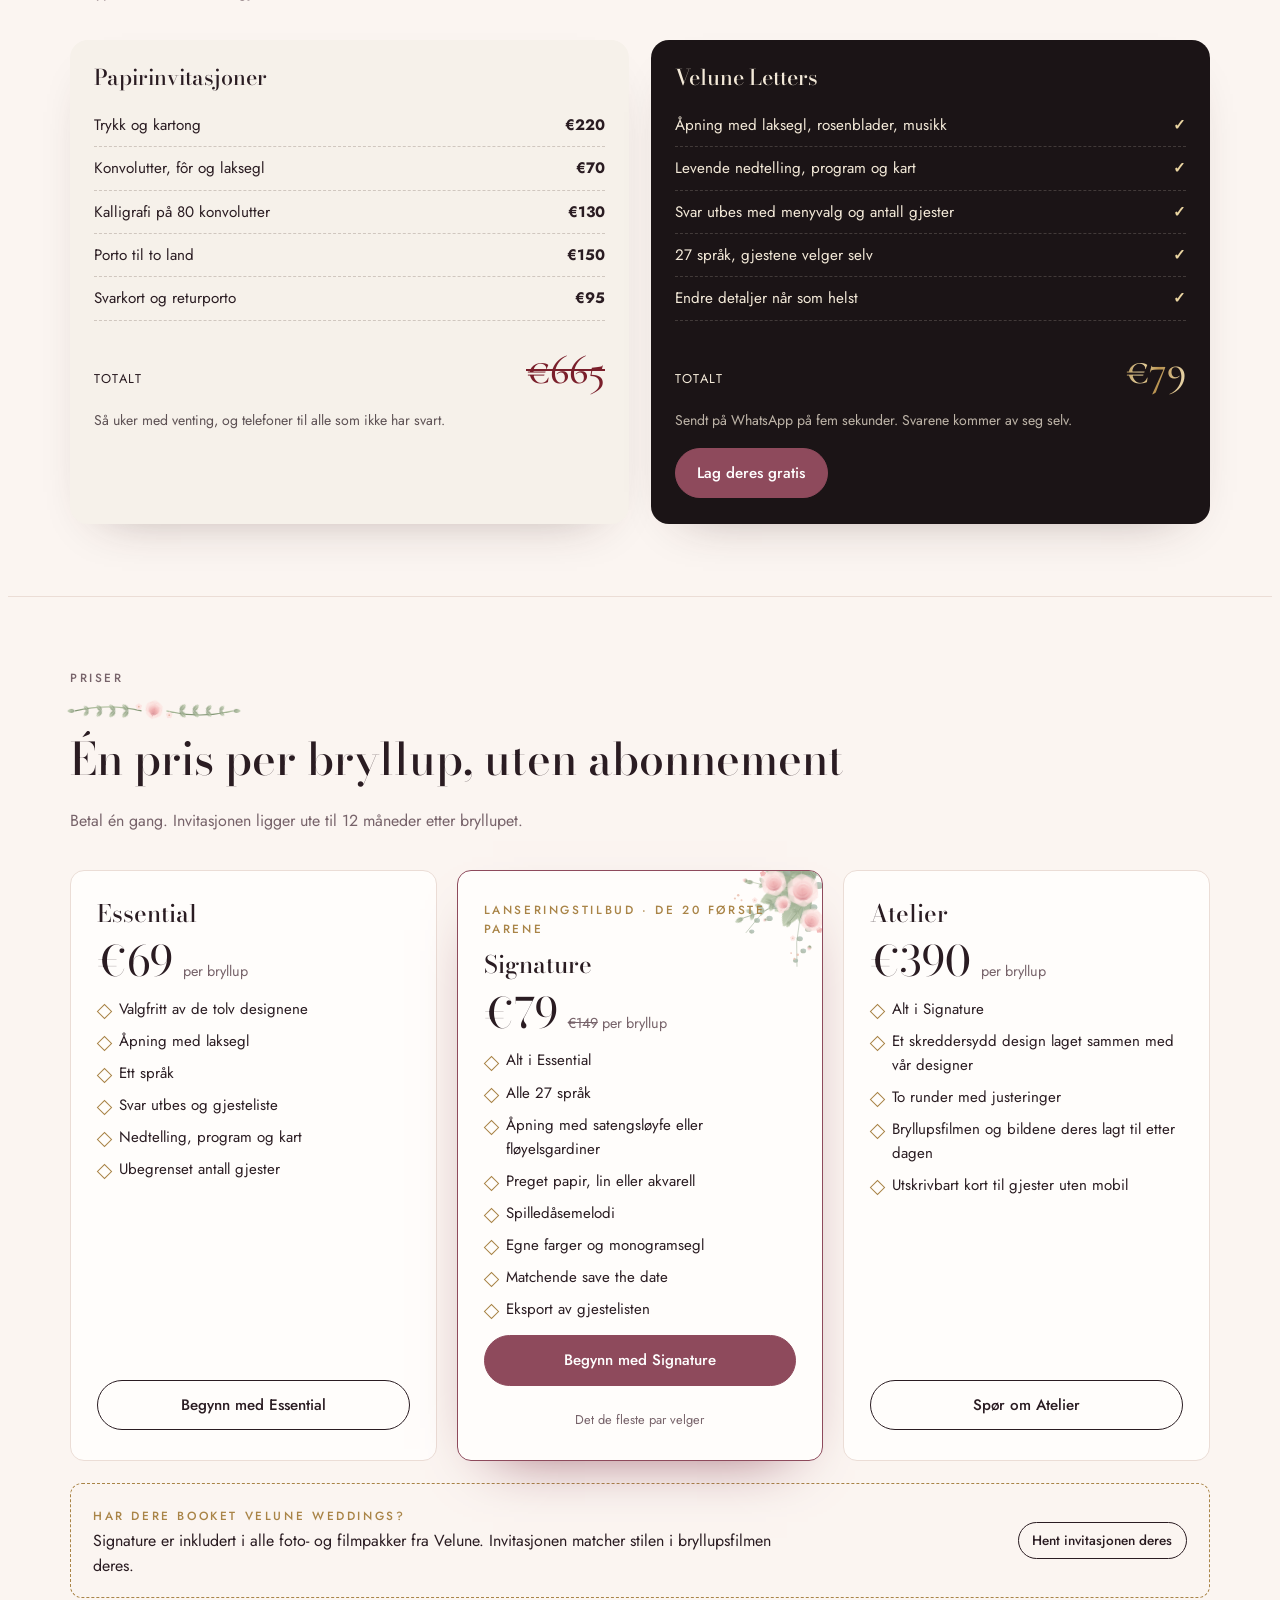
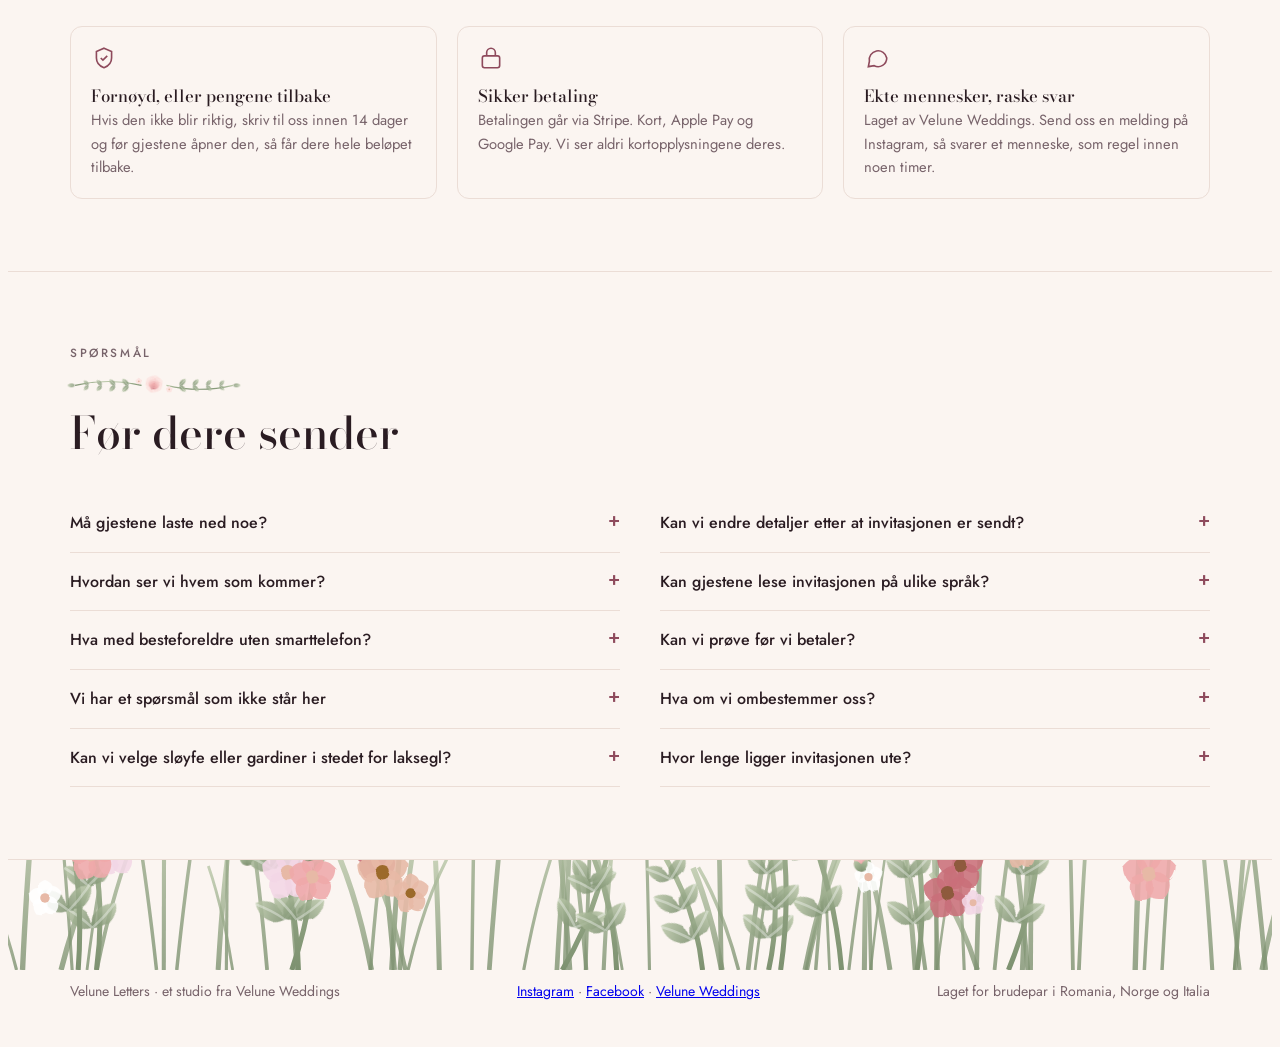
<file: no/index.html>
<!doctype html>
<html lang="nb">
<head>
<meta charset="utf-8">
<meta name="viewport" content="width=device-width,initial-scale=1,viewport-fit=cover">
<title>Digitale bryllupsinvitasjoner som åpnes som et ekte brev · Velune Letters</title>
<link rel="canonical" href="https://lidjoakim-hash.github.io/velune-letters/no/">
<link rel="alternate" hreflang="en" href="https://lidjoakim-hash.github.io/velune-letters/">
<link rel="alternate" hreflang="ro" href="https://lidjoakim-hash.github.io/velune-letters/ro/">
<link rel="alternate" hreflang="nb" href="https://lidjoakim-hash.github.io/velune-letters/no/">
<link rel="alternate" hreflang="it" href="https://lidjoakim-hash.github.io/velune-letters/it/">
<link rel="alternate" hreflang="x-default" href="https://lidjoakim-hash.github.io/velune-letters/">
<meta name="theme-color" content="#f7f2ea">
<meta name="description" content="Digitale bryllupsinvitasjoner gjestene åpner som et ekte brev: laksegl, satengsløyfe eller fløyelsgardiner. Svar utbes, nedtelling, kart og 27 språk. Design gratis, betal én gang fra €69.">
<meta property="og:title" content="Velune Letters">
<meta property="og:description" content="Bryllupsinvitasjoner gjestene deres åpner som et ekte brev.">
<meta property="og:image" content="https://lidjoakim-hash.github.io/velune-letters/assets/og-velune-letters.jpg">
<meta property="og:image:width" content="1200">
<meta property="og:image:height" content="630">
<meta property="og:type" content="website">
<meta property="og:locale" content="nb_NO">
<meta name="twitter:card" content="summary_large_image">
<script type="application/ld+json">{"@context": "https://schema.org", "@graph": [{"@type": "Product", "name": "Velune Letters digital bryllupsinvitasjon", "brand": {"@type": "Brand", "name": "Velune Letters"}, "description": "Digital bryllupsinvitasjon som gjestene åpner som et ekte brev, med svar utbes, nedtelling, kart og 27 språk.", "image": "https://lidjoakim-hash.github.io/velune-letters/assets/og-velune-letters.jpg", "offers": [{"@type": "Offer", "name": "Essential", "price": "69", "priceCurrency": "EUR", "availability": "https://schema.org/InStock", "url": "https://lidjoakim-hash.github.io/velune-letters/no/#pricing"}, {"@type": "Offer", "name": "Signature", "price": "79", "priceCurrency": "EUR", "availability": "https://schema.org/InStock", "url": "https://lidjoakim-hash.github.io/velune-letters/no/#pricing"}, {"@type": "Offer", "name": "Atelier", "price": "390", "priceCurrency": "EUR", "availability": "https://schema.org/InStock", "url": "https://lidjoakim-hash.github.io/velune-letters/no/#pricing"}]}, {"@type": "FAQPage", "mainEntity": [{"@type": "Question", "name": "Må gjestene laste ned noe?", "acceptedAnswer": {"@type": "Answer", "text": "Nei. Lenken åpnes i nettleseren på hvilken som helst mobil eller datamaskin."}}, {"@type": "Question", "name": "Kan vi endre detaljer etter at invitasjonen er sendt?", "acceptedAnswer": {"@type": "Answer", "text": "Ja. Endringene vises for alle gjestene med en gang, så et nytt klokkeslett krever aldri en ny invitasjon."}}, {"@type": "Question", "name": "Hvordan ser vi hvem som kommer?", "acceptedAnswer": {"@type": "Answer", "text": "Hvert svar havner i gjestelisten deres med antall personer, valg av middag og hilsener. Dere kan eksportere listen til lokalet."}}, {"@type": "Question", "name": "Kan gjestene lese invitasjonen på ulike språk?", "acceptedAnswer": {"@type": "Answer", "text": "Med Signature bytter gjestene mellom English, Română, Norsk, Italiano, Español, Français, Deutsch, Português, Svenska, Dansk, Polski, Nederlands, Ελληνικά, Magyar, Čeština, Slovenčina, Hrvatski, Srpski, Slovenščina, Български, Українська, Suomi, Lietuvių, Latviešu, Eesti, Türkçe og Shqip inne i invitasjonen. Språket på mobilen deres åpnes først."}}, {"@type": "Question", "name": "Hva med besteforeldre uten smarttelefon?", "acceptedAnswer": {"@type": "Answer", "text": "Atelier inkluderer et utskrivbart kort i samme design, med en QR-kode til invitasjonen."}}, {"@type": "Question", "name": "Kan vi prøve før vi betaler?", "acceptedAnswer": {"@type": "Answer", "text": "Ja. Lag hele invitasjonen med navnene deres gratis, og forhåndsvis den på mobilen. Dere betaler først når dere publiserer og sender den til gjestene."}}, {"@type": "Question", "name": "Vi har et spørsmål som ikke står her", "acceptedAnswer": {"@type": "Answer", "text": "Send oss en melding på Instagram, @lettersbyvelune. Vi svarer som regel innen noen timer."}}, {"@type": "Question", "name": "Hva om vi ombestemmer oss?", "acceptedAnswer": {"@type": "Answer", "text": "Skriv til oss innen 14 dager etter betaling, før gjestene har åpnet invitasjonen, så får dere hele beløpet tilbake."}}, {"@type": "Question", "name": "Kan vi velge sløyfe eller gardiner i stedet for laksegl?", "acceptedAnswer": {"@type": "Answer", "text": "Ja. Med Signature velger dere åpningen (laksegl, brettekort med satengsløyfe eller fløyelsgardiner) og papirfinish (glatt, preget damask, lin eller akvarell) uavhengig av designet."}}, {"@type": "Question", "name": "Hvor lenge ligger invitasjonen ute?", "acceptedAnswer": {"@type": "Answer", "text": "Til 12 måneder etter bryllupet. Etter den store dagen kan den bli en takkeside."}}]}]}</script>
<link rel="preconnect" href="https://fonts.googleapis.com"><link rel="preconnect" href="https://fonts.gstatic.com" crossorigin><link rel="stylesheet" href="https://fonts.googleapis.com/css2?family=Bodoni+Moda:ital,opsz,wght@0,6..96,400..700;1,6..96,400..700&family=Jost:wght@300;400;500;600&family=Pinyon+Script&family=Cormorant+Garamond:ital,wght@0,400;0,500;1,400&family=Cinzel:wght@400;600&family=Italiana&family=Marcellus&display=swap">
<link rel="modulepreload" href="../assets/invite.js"><link rel="modulepreload" href="../assets/themes.js">
<link rel="stylesheet" href="../assets/site.css">
<link rel="stylesheet" href="../assets/invite.css">
</head>
<body>
<header class="bar">
  <div class="wrap">
    <a class="logo" href="../" aria-label="Velune Letters forside"><b>Velune</b><i>Letters</i></a>
    <nav class="nav" aria-label="Hovedmeny">
      <a class="navlink hide-sm" href="#templates">Design</a>
      <a class="navlink hide-sm" href="#pricing">Priser</a>
      <a class="navlink hide-sm" href="../" hreflang="en" lang="en">EN</a>
      <a class="navlink hide-sm" href="../ro/" hreflang="ro" lang="ro">RO</a>
      <a class="navlink hide-sm" href="../no/" hreflang="nb" aria-current="page"><b>NO</b></a>
      <a class="navlink hide-sm" href="../it/" hreflang="it" lang="it">IT</a>
      <a class="navlink" href="../studio.html">Logg inn</a>
      <a class="btn small primary" href="../studio.html">Begynn å designe</a>
    </nav>
  </div>
</header>
<main>
  <section class="hero">
    <div id="hero-fl"></div>
    <div class="wrap">
      <div>
        <p class="eyebrow">Digitale bryllupsinvitasjoner · fra Velune Weddings</p>
        <h1 style="margin-top:16px">En invitasjon gjestene deres <em>åpner</em> som et ekte brev.</h1>
        <p class="lede">Hver gjest får en lenke. De bryter et laksegl på mobilen, og invitasjonen åpner seg med datoen, en nedtelling, dagens program, kart til lokalet og et svarskjema. Svarene kommer rett inn i gjestelisten deres.</p>
        <div class="ctas">
          <a class="btn primary" href="../studio.html">Lag deres gratis</a>
          <a class="btn" href="../i/?demo" target="_blank" rel="noopener">Åpne et levende eksempel</a>
        </div>
        <p class="free-note">Gratis å designe med navnene deres · betal én gang når dere sender · sikker betaling med Stripe</p>
        <div class="proof">
          <div><b>12</b>håndmalte design</div>
          <div><b>27</b>språk, gjestene velger selv</div>
          <div><b>0</b>papir, porto eller apper</div>
        </div>
      </div>
      <div class="hero-phone"><div class="fl-halo" id="halo"></div>
        <div class="phone"><div class="screen"><div id="hero-invite"></div></div></div>
        <p class="hint" id="hero-hint">Trykk på seglet for å prøve</p>
        <div class="op-switch" role="group" aria-label="Velg åpning"><button aria-pressed="true" data-op="seal">Laksegl</button><button aria-pressed="false" data-op="bow">Satengsløyfe</button><button aria-pressed="false" data-op="curtain">Gardiner</button></div>
      </div>
    </div>
  </section>

  <section class="block">
    <div class="wrap">
      <div class="head"><div><p class="eyebrow">Slik fungerer det</p><h2>Klar til å sendes på én kveld</h2></div></div>
      <div class="steps">
        <div class="step"><div class="n">1</div><h3>Velg et design</h3><p>Velg ett av tolv design og se det med navnene og fargene deres med en gang. Det er gratis å designe, dere betaler først når dere publiserer.</p></div>
        <div class="step"><div class="n">2</div><h3>Legg inn dagen deres</h3><p>Dato, lokale, program, antrekk og historien deres. Velg blant 27 språk, og gjestene bytter med ett trykk.</p></div>
        <div class="step"><div class="n">3</div><h3>Send én lenke</h3><p>Del den på WhatsApp, Messenger eller e-post. Gjestene svarer i invitasjonen, og dere følger hvert svar i gjestelisten.</p></div>
      </div>
    </div>
  </section>

  <section class="block" id="templates">
    <div class="wrap">
      <div class="head"><div><p class="eyebrow">Kolleksjonen</p><h2>Tolv design, håndmalt og kantet med blonder</h2></div><p>Alle design har konvoluttåpning, nedtelling, svarskjema og kart. Trykk på et design for å begynne med det.</p></div>
      <div class="tgrid" id="tgrid"></div>
    </div>
  </section>

  <section class="block" id="openings">
    <div class="wrap">
      <div class="head"><div><p class="eyebrow">Det første øyeblikket</p><h2>Velg hvordan den skal åpnes</h2></div><p>Åpningen er det gjestene filmer og sender til hverandre. Velg den som føles som deres bryllup, og så et papir som passer til.</p></div>
      <div class="ops">
        <a class="op" href="../i/?demo&t=lace&o=seal" target="_blank" rel="noopener"><div class="op-art oa-seal"><span>E&amp;M</span></div><h3>Konvolutt med laksegl</h3><p>De bryter seglet, rosenblader faller, og brevet glir ut.</p><em>Åpne den →</em></a>
        <a class="op" href="../i/?demo&t=lace&o=bow&p=embossed" target="_blank" rel="noopener"><div class="op-art oa-bow"><i></i></div><h3>Brettekort med satengsløyfe</h3><p>Et preget kort bundet med silkebånd. Sløyfen løses opp, og to dører svinger opp.</p><em>Løs den opp →</em></a>
        <a class="op" href="../i/?demo&t=bordeaux&o=curtain&p=linen" target="_blank" rel="noopener"><div class="op-art oa-curtain"><i></i><i></i></div><h3>Fløyelsgardiner</h3><p>Gardiner i deres farge glir til side, som når vielsen begynner.</p><em>Trekk dem fra →</em></a>
      </div>
      <p class="papers"><b>Papirfinish:</b> glatt, preget damask, lin eller akvarell. Sløyfe, gardiner og papirfinish følger med Signature.</p>
    </div>
  </section>

  <section class="block" id="countries">
    <div class="wrap">
      <div class="head"><div><p class="eyebrow">Hvert land</p><h2>Se den slik gjestene ser den</h2></div><p>Trykk på et land for å åpne et ekte eksempel, på det språket, med et par derfra.</p></div>
      <div class="ctry" id="ctry"></div>
    </div>
  </section>

  <section class="block">
    <div class="wrap">
      <div class="head"><div><p class="eyebrow">I hver invitasjon</p><h2>Alt gjestene lurer på, besvart én gang</h2></div></div>
      <div class="feats">
        <div class="feat"><svg viewBox="0 0 24 24"><rect x="3" y="6" width="18" height="13" rx="1"/><path d="M3 7l9 7 9-7"/></svg><h3>Laksegl, rosenblader og blomster</h3><p>Gjestene bryter seglet, rosenblader faller, og invitasjonen åpner seg innrammet av akvarellblomster.</p></div>
        <div class="feat"><svg viewBox="0 0 24 24"><circle cx="12" cy="13" r="8"/><path d="M12 9v4l3 2M9 2h6"/></svg><h3>Levende nedtelling</h3><p>Dager, timer og minutter til vielsen, oppdatert hvert sekund.</p></div>
        <div class="feat"><svg viewBox="0 0 24 24"><path d="M4 12l5 5L20 6"/></svg><h3>Svar utbes, med menyvalg</h3><p>Gjestene bekrefter, oppgir hvor mange de blir, velger middag og legger igjen en hilsen.</p></div>
        <div class="feat"><svg viewBox="0 0 24 24"><path d="M12 21s-7-6.2-7-11a7 7 0 0114 0c0 4.8-7 11-7 11z"/><circle cx="12" cy="10" r="2.5"/></svg><h3>Lokale og veibeskrivelse</h3><p>Ett trykk åpner lokalet i gjestens egen kartapp.</p></div>
        <div class="feat"><svg viewBox="0 0 24 24"><path d="M3 5h12M9 3v2M5 5c1 5 5 9 10 10M13 5c-1 4-4 8-9 10M14 21l4-9 4 9M15.5 18h5"/></svg><h3>27 språk</h3><p>English, Română, Norsk, Italiano, Español, Français, Deutsch, Português, Svenska, Dansk, Polski, Nederlands, Ελληνικά, Magyar, Čeština, Slovenčina, Hrvatski, Srpski, Slovenščina, Български, Українська, Suomi, Lietuvių, Latviešu, Eesti, Türkçe og Shqip. Flerspråklige familier leser den på sitt eget språk.</p></div>
        <div class="feat"><svg viewBox="0 0 24 24"><path d="M9 18V5l11-2v13"/><circle cx="6" cy="18" r="3"/><circle cx="17" cy="16" r="3"/></svg><h3>Spilledåsemelodi</h3><p>En myk melodi starter når seglet brytes. Gjestene kan skru av lyden når som helst.</p></div>
      </div>
    </div>
  </section>


  <section class="block" id="compare">
    <div class="wrap">
      <div class="head"><div><p class="eyebrow">Papir eller Velune</p><h2>Den samme invitasjonen, uten postkontoret</h2></div><p>En typisk kostnad for 80 gjester i to land.</p></div>
      <div class="cmp">
        <div class="cmp-col paper"><h3>Papirinvitasjoner</h3>
          <ul><li><span>Trykk og kartong</span><b>€220</b></li><li><span>Konvolutter, fôr og laksegl</span><b>€70</b></li><li><span>Kalligrafi på 80 konvolutter</span><b>€130</b></li><li><span>Porto til to land</span><b>€150</b></li><li><span>Svarkort og returporto</span><b>€95</b></li></ul>
          <div class="cmp-tot"><span>Totalt</span><b>€665</b></div><p class="cmp-note">Så uker med venting, og telefoner til alle som ikke har svart.</p></div>
        <div class="cmp-col velune"><h3>Velune Letters</h3>
          <ul><li><span>Åpning med laksegl, rosenblader, musikk</span><b>✓</b></li><li><span>Levende nedtelling, program og kart</span><b>✓</b></li><li><span>Svar utbes med menyvalg og antall gjester</span><b>✓</b></li><li><span>27 språk, gjestene velger selv</span><b>✓</b></li><li><span>Endre detaljer når som helst</span><b>✓</b></li></ul>
          <div class="cmp-tot"><span>Totalt</span><b>€79</b></div><p class="cmp-note">Sendt på WhatsApp på fem sekunder. Svarene kommer av seg selv.</p>
          <a class="btn primary" href="../studio.html?plan=signature">Lag deres gratis</a></div>
      </div>
    </div>
  </section>

  <section class="block" id="pricing">
    <div class="wrap">
      <div class="head"><div><p class="eyebrow">Priser</p><h2>Én pris per bryllup, uten abonnement</h2></div><p>Betal én gang. Invitasjonen ligger ute til 12 måneder etter bryllupet.</p></div>
      <div class="prices">
        <div class="price"><h3>Essential</h3><div class="amt">€69 <small>per bryllup</small></div>
          <ul><li>Valgfritt av de tolv designene</li><li>Åpning med laksegl</li><li>Ett språk</li><li>Svar utbes og gjesteliste</li><li>Nedtelling, program og kart</li><li>Ubegrenset antall gjester</li></ul>
          <a class="btn" href="../studio.html?plan=essential">Begynn med Essential</a></div>
        <div class="price pop"><p class="eyebrow">Lanseringstilbud · de 20 første parene</p><h3>Signature</h3><div class="amt">€79 <small><s>€149</s> per bryllup</small></div>
          <ul><li>Alt i Essential</li><li>Alle 27 språk</li><li>Åpning med satengsløyfe eller fløyelsgardiner</li><li>Preget papir, lin eller akvarell</li><li>Spilledåsemelodi</li><li>Egne farger og monogramsegl</li><li>Matchende save the date</li><li>Eksport av gjestelisten</li></ul>
          <a class="btn primary" href="../studio.html?plan=signature">Begynn med Signature</a><p class="pnote">Det de fleste par velger</p></div>
        <div class="price"><h3>Atelier</h3><div class="amt">€390 <small>per bryllup</small></div>
          <ul><li>Alt i Signature</li><li>Et skreddersydd design laget sammen med vår designer</li><li>To runder med justeringer</li><li>Bryllupsfilmen og bildene deres lagt til etter dagen</li><li>Utskrivbart kort til gjester uten mobil</li></ul>
          <a class="btn" href="../studio.html?plan=atelier">Spør om Atelier</a></div>
      </div>
      <div class="velune-note">
        <p><span class="eyebrow">Har dere booket Velune Weddings?</span><br>Signature er inkludert i alle foto- og filmpakker fra Velune. Invitasjonen matcher stilen i bryllupsfilmen deres.</p>
        <a class="btn small" href="../studio.html?plan=signature">Hent invitasjonen deres</a>
      </div>
      <div class="trust">
        <div><svg viewBox="0 0 24 24"><path d="M12 3l7 3v6c0 4.5-3 7.5-7 9-4-1.5-7-4.5-7-9V6z"/><path d="M9 12l2 2 4-4"/></svg><h3>Fornøyd, eller pengene tilbake</h3><p>Hvis den ikke blir riktig, skriv til oss innen 14 dager og før gjestene åpner den, så får dere hele beløpet tilbake.</p></div>
        <div><svg viewBox="0 0 24 24"><rect x="4" y="10" width="16" height="11" rx="2"/><path d="M8 10V7a4 4 0 018 0v3"/></svg><h3>Sikker betaling</h3><p>Betalingen går via Stripe. Kort, Apple Pay og Google Pay. Vi ser aldri kortopplysningene deres.</p></div>
        <div><svg viewBox="0 0 24 24"><path d="M21 12a8 8 0 01-11.6 7.1L4 20l1-5A8 8 0 1121 12z"/></svg><h3>Ekte mennesker, raske svar</h3><p>Laget av Velune Weddings. Send oss en melding på Instagram, så svarer et menneske, som regel innen noen timer.</p></div>
      </div>
    </div>
  </section>

  <section class="block">
    <div class="wrap">
      <div class="head"><div><p class="eyebrow">Spørsmål</p><h2>Før dere sender</h2></div></div>
      <div class="faq">
        <details><summary>Må gjestene laste ned noe?</summary><p>Nei. Lenken åpnes i nettleseren på hvilken som helst mobil eller datamaskin.</p></details>
        <details><summary>Kan vi endre detaljer etter at invitasjonen er sendt?</summary><p>Ja. Endringene vises for alle gjestene med en gang, så et nytt klokkeslett krever aldri en ny invitasjon.</p></details>
        <details><summary>Hvordan ser vi hvem som kommer?</summary><p>Hvert svar havner i gjestelisten deres med antall personer, valg av middag og hilsener. Dere kan eksportere listen til lokalet.</p></details>
        <details><summary>Kan gjestene lese invitasjonen på ulike språk?</summary><p>Med Signature bytter gjestene mellom English, Română, Norsk, Italiano, Español, Français, Deutsch, Português, Svenska, Dansk, Polski, Nederlands, Ελληνικά, Magyar, Čeština, Slovenčina, Hrvatski, Srpski, Slovenščina, Български, Українська, Suomi, Lietuvių, Latviešu, Eesti, Türkçe og Shqip inne i invitasjonen. Språket på mobilen deres åpnes først.</p></details>
        <details><summary>Hva med besteforeldre uten smarttelefon?</summary><p>Atelier inkluderer et utskrivbart kort i samme design, med en QR-kode til invitasjonen.</p></details>
        <details><summary>Kan vi prøve før vi betaler?</summary><p>Ja. Lag hele invitasjonen med navnene deres gratis, og forhåndsvis den på mobilen. Dere betaler først når dere publiserer og sender den til gjestene.</p></details>
        <details><summary>Vi har et spørsmål som ikke står her</summary><p>Send oss en melding på Instagram, <a href="https://www.instagram.com/lettersbyvelune/" target="_blank" rel="noopener">@lettersbyvelune</a>. Vi svarer som regel innen noen timer.</p></details>
        <details><summary>Hva om vi ombestemmer oss?</summary><p>Skriv til oss innen 14 dager etter betaling, før gjestene har åpnet invitasjonen, så får dere hele beløpet tilbake.</p></details>
        <details><summary>Kan vi velge sløyfe eller gardiner i stedet for laksegl?</summary><p>Ja. Med Signature velger dere åpningen (laksegl, brettekort med satengsløyfe eller fløyelsgardiner) og papirfinish (glatt, preget damask, lin eller akvarell) uavhengig av designet.</p></details>
        <details><summary>Hvor lenge ligger invitasjonen ute?</summary><p>Til 12 måneder etter bryllupet. Etter den store dagen kan den bli en takkeside.</p></details>
      </div>
    </div>
  </section>
</main>
<div class="sticky-cta" id="sticky"><div><b>€79</b> <s>€149</s><small>Lanseringspris · de 20 første parene</small></div><a class="btn primary small" href="../studio.html?plan=signature">Lag deres gratis</a></div>
<footer><div id="foot-fl"></div><div class="wrap"><span>Velune Letters · et studio fra Velune Weddings</span><span><a href="https://www.instagram.com/lettersbyvelune/" target="_blank" rel="noopener">Instagram</a> · <a href="https://www.facebook.com/profile.php?id=61595981618638" target="_blank" rel="noopener">Facebook</a> · <a href="https://www.instagram.com/velune.weddings/" target="_blank" rel="noopener">Velune Weddings</a></span><span>Laget for brudepar i Romania, Norge og Italia</span></div></footer>
<script type="module">
import { renderInvite, DEFAULT_DATA, clone, esc, Music } from "../assets/invite.js";
import { THEMES, draw } from "../assets/themes.js";
import { fmtDate } from "../assets/i18n.js";
import { bouquet, divider, wreath, meadow } from "../assets/florals.js";
document.getElementById("hero-fl").outerHTML = `<div class="fl-c fl-tl">${bouquet("peony")}</div><div class="fl-c fl-br" style="transform:scale(-1,-1)">${bouquet("lace", { big: false })}</div>`;
document.getElementById("halo").innerHTML = wreath("peony");
document.getElementById("foot-fl").outerHTML = meadow("peony");
document.querySelectorAll(".head .eyebrow").forEach((e) => e.insertAdjacentHTML("afterend", divider("peony")));
const pop = document.querySelector(".price.pop"); if (pop) pop.insertAdjacentHTML("afterbegin", `<div class="fl-c">${bouquet("peony", { big: false })}</div>`);
const data = clone(DEFAULT_DATA);
data.lang = "no";
const hero = document.getElementById("hero-invite");
const heroOpts = { plan: null, onRsvp: async () => {}, onLang: (l) => { data.lang = l; renderInvite(hero, data, Object.assign(heroOpts, { keepOpen: true })); } };
renderInvite(hero, data, heroOpts);
const hint = document.getElementById("hero-hint"), HINT = { seal: "Trykk på seglet for å prøve", bow: "Trykk på sløyfen for å løse den opp", curtain: "Trykk for å trekke fra gardinene" };
document.querySelectorAll("[data-op]").forEach((b) => b.onclick = () => {
  Music.stop(); data.opening = b.dataset.op; data.paper = { seal: "smooth", bow: "embossed", curtain: "linen" }[data.opening];
  data.theme = data.opening === "curtain" ? "bordeaux" : DEFAULT_DATA.theme;
  document.querySelectorAll("[data-op]").forEach((x) => x.setAttribute("aria-pressed", String(x === b)));
  hint.textContent = HINT[data.opening]; hero.className = ""; renderInvite(hero, data, heroOpts);
});
const grid = document.getElementById("tgrid");
grid.innerHTML = Object.entries(THEMES).map(([id, th]) => `
  <div class="tcard">
    <a class="thumb" href="../studio.html?theme=${id}" aria-label="Design med ${esc(th.name)}" style="background:${th.v.paper}">
      <canvas data-motif="${id}"></canvas>${th.wreath ? `<div class="art-wreath">${wreath(id)}</div>` : ""}${th.meadow ? `<div class="art-meadow">${meadow(id)}</div>` : ""}<div class="fl-c fl-tl">${bouquet(id)}</div><div class="fl-c fl-tr">${bouquet(id, { big: false })}</div>
      <div class="tt" style="color:${th.v.ink}"><span class="s">${esc(data.p1)} &amp; ${esc(data.p2)}</span><span class="d" style="color:${th.v.muted};font-family:${esc(th.display)}">${esc(fmtDate(data.date, "no", false))}</span></div>
    </a>
    <div class="meta"><div><h3>${esc(th.name)}</h3><p>${esc(th.tag)}</p></div>${id === "fjord" ? '<span class="tag">Norge</span>' : id === "carpathian" ? '<span class="tag">Romania</span>' : ""}</div>
  </div>`).join("");
const paint = () => grid.querySelectorAll("canvas").forEach((c) => draw(c, c.dataset.motif));
paint();
let rz; addEventListener("resize", () => { clearTimeout(rz); rz = setTimeout(paint, 200); });
const sticky = document.getElementById("sticky"), heroEl = document.querySelector(".hero"), priceEl = document.getElementById("pricing");
const onScroll = () => { const y = scrollY + innerHeight; sticky.classList.toggle("on", scrollY > heroEl.offsetHeight * .7 && !(y > priceEl.offsetTop + 200 && scrollY < priceEl.offsetTop + priceEl.offsetHeight)); };
addEventListener("scroll", onScroll, { passive: true }); onScroll();
import("../assets/countries.js").then(({ COUNTRIES }) => import("../assets/i18n.js").then(({ T }) => {
  document.getElementById("ctry").innerHTML = Object.values(COUNTRIES).map((k) => `<a href="../i/?demo&c=${k.slug}" target="_blank" rel="noopener"><b>${k.name}</b><span>${T[k.lang].label} · ${k.p1} &amp; ${k.p2}</span></a>`).join("");
}));
document.addEventListener("visibilitychange", () => { if (document.hidden) Music.stop(); });
</script>
</body>
</html>
</file>
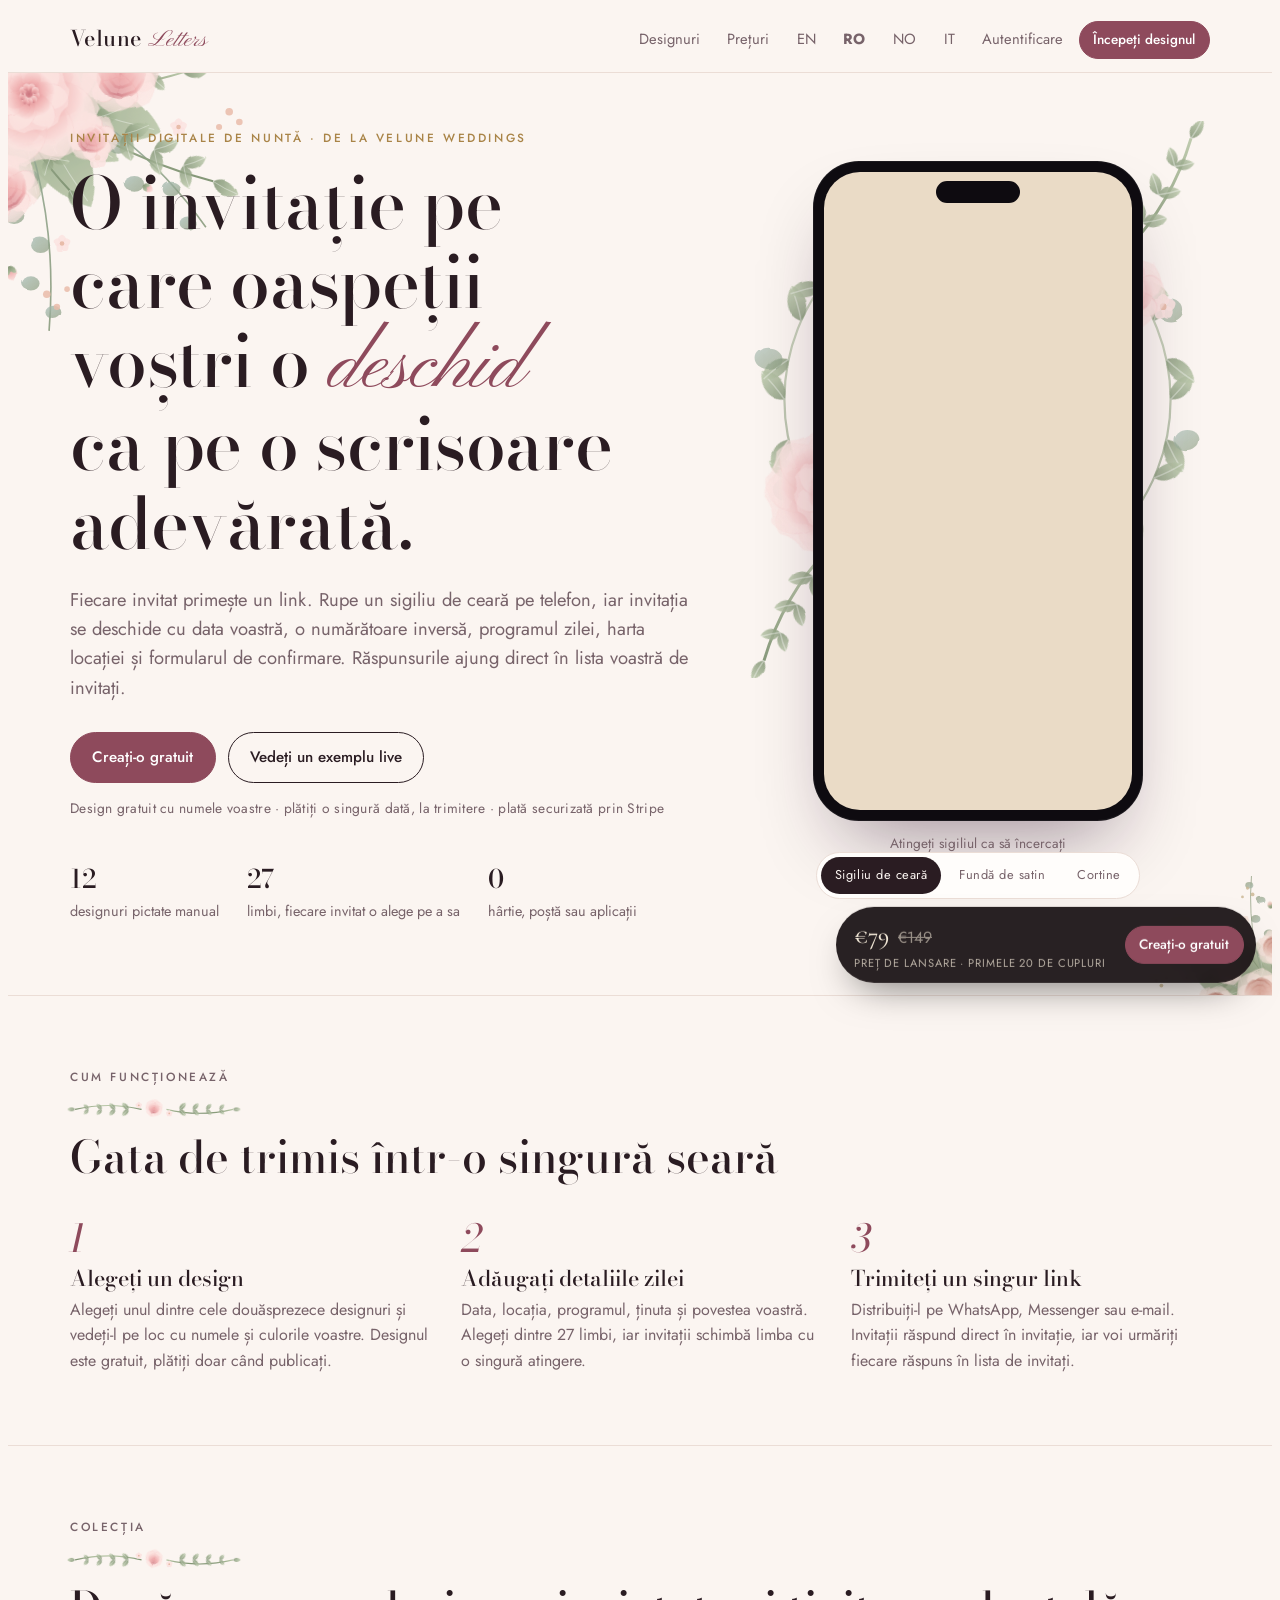
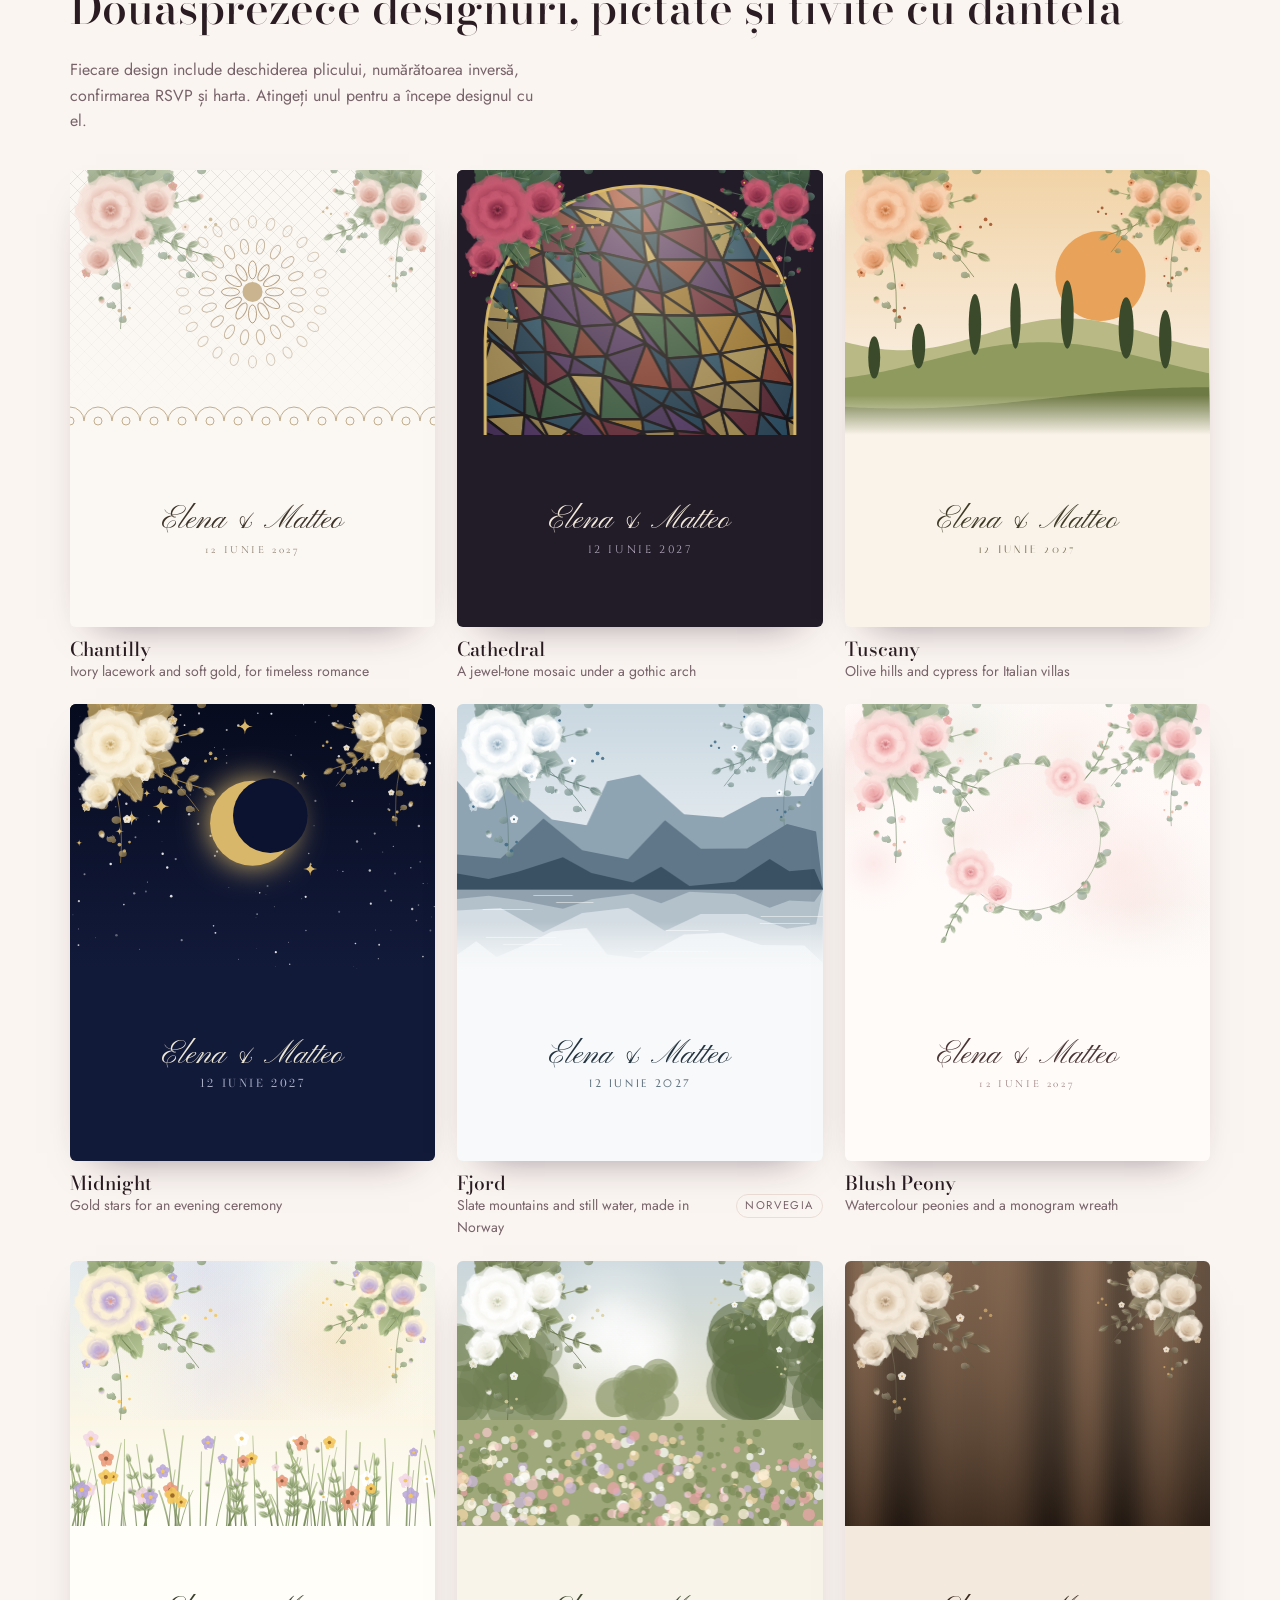
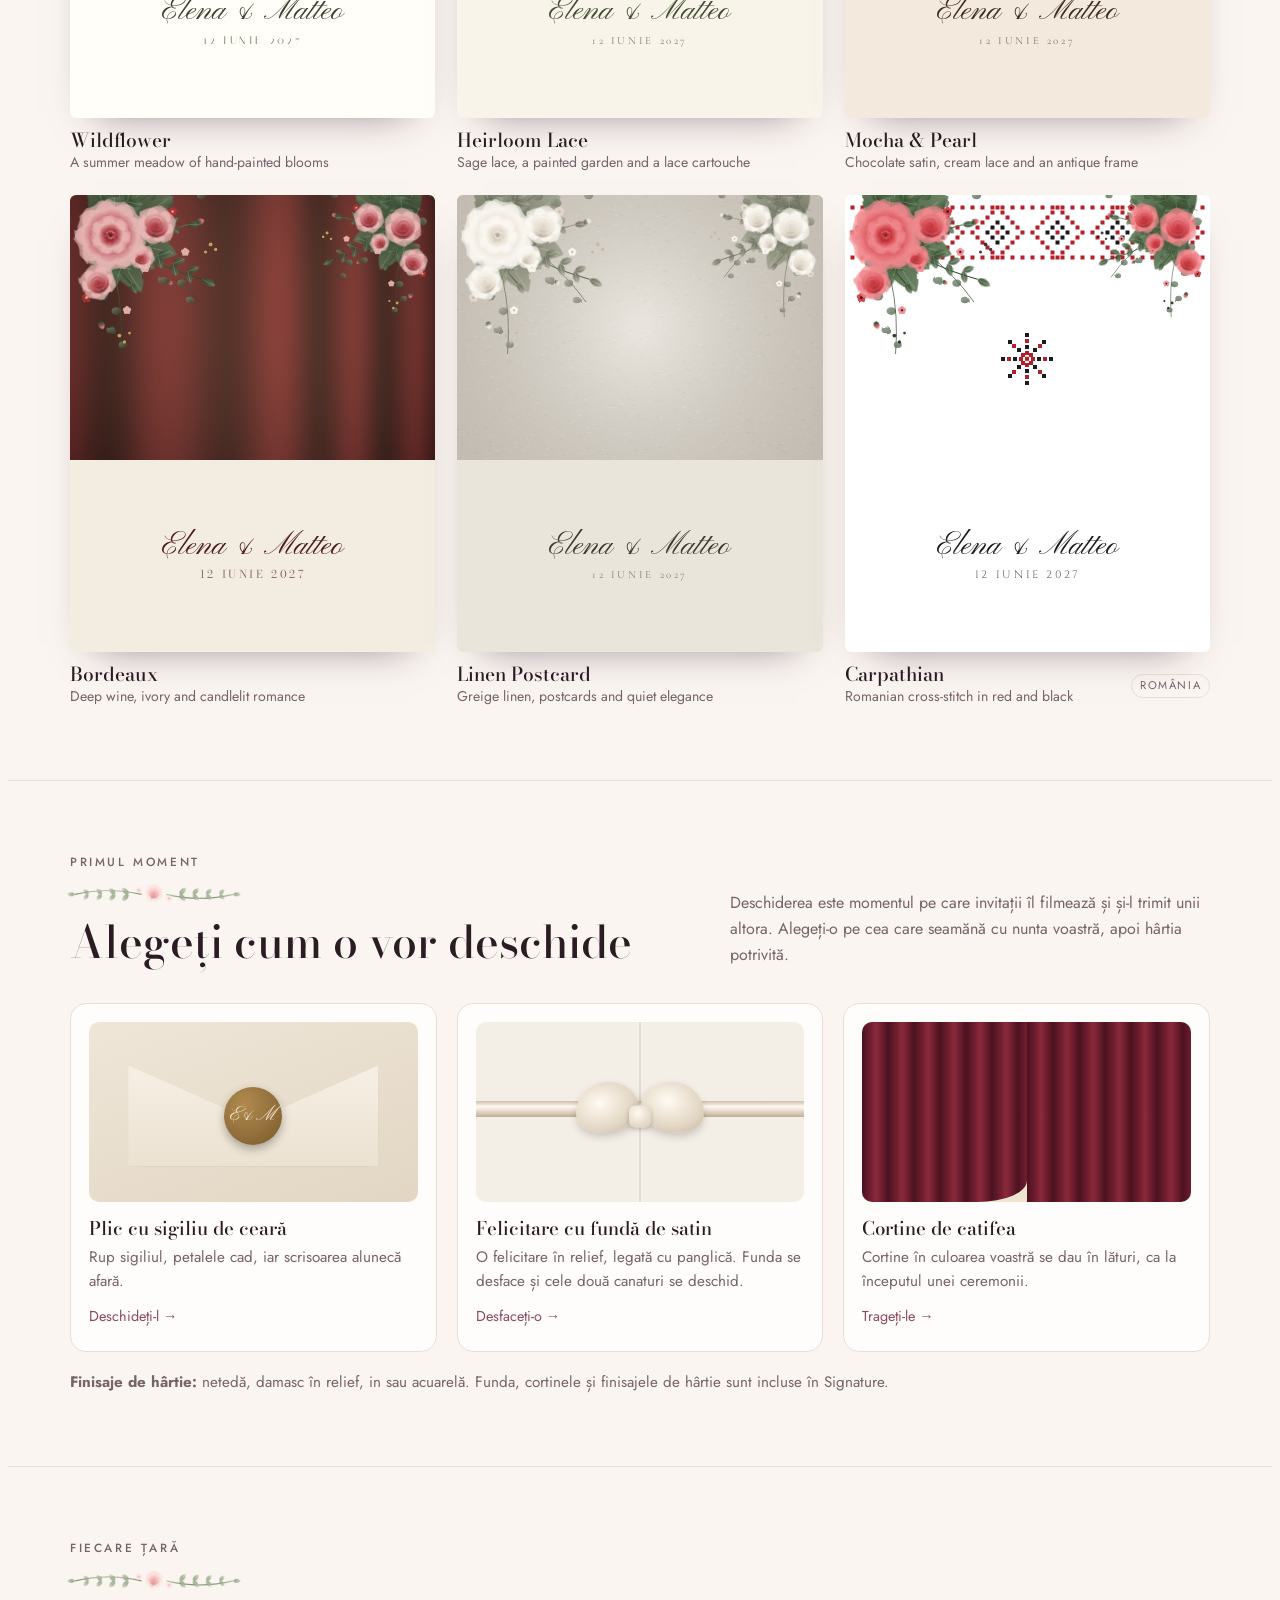
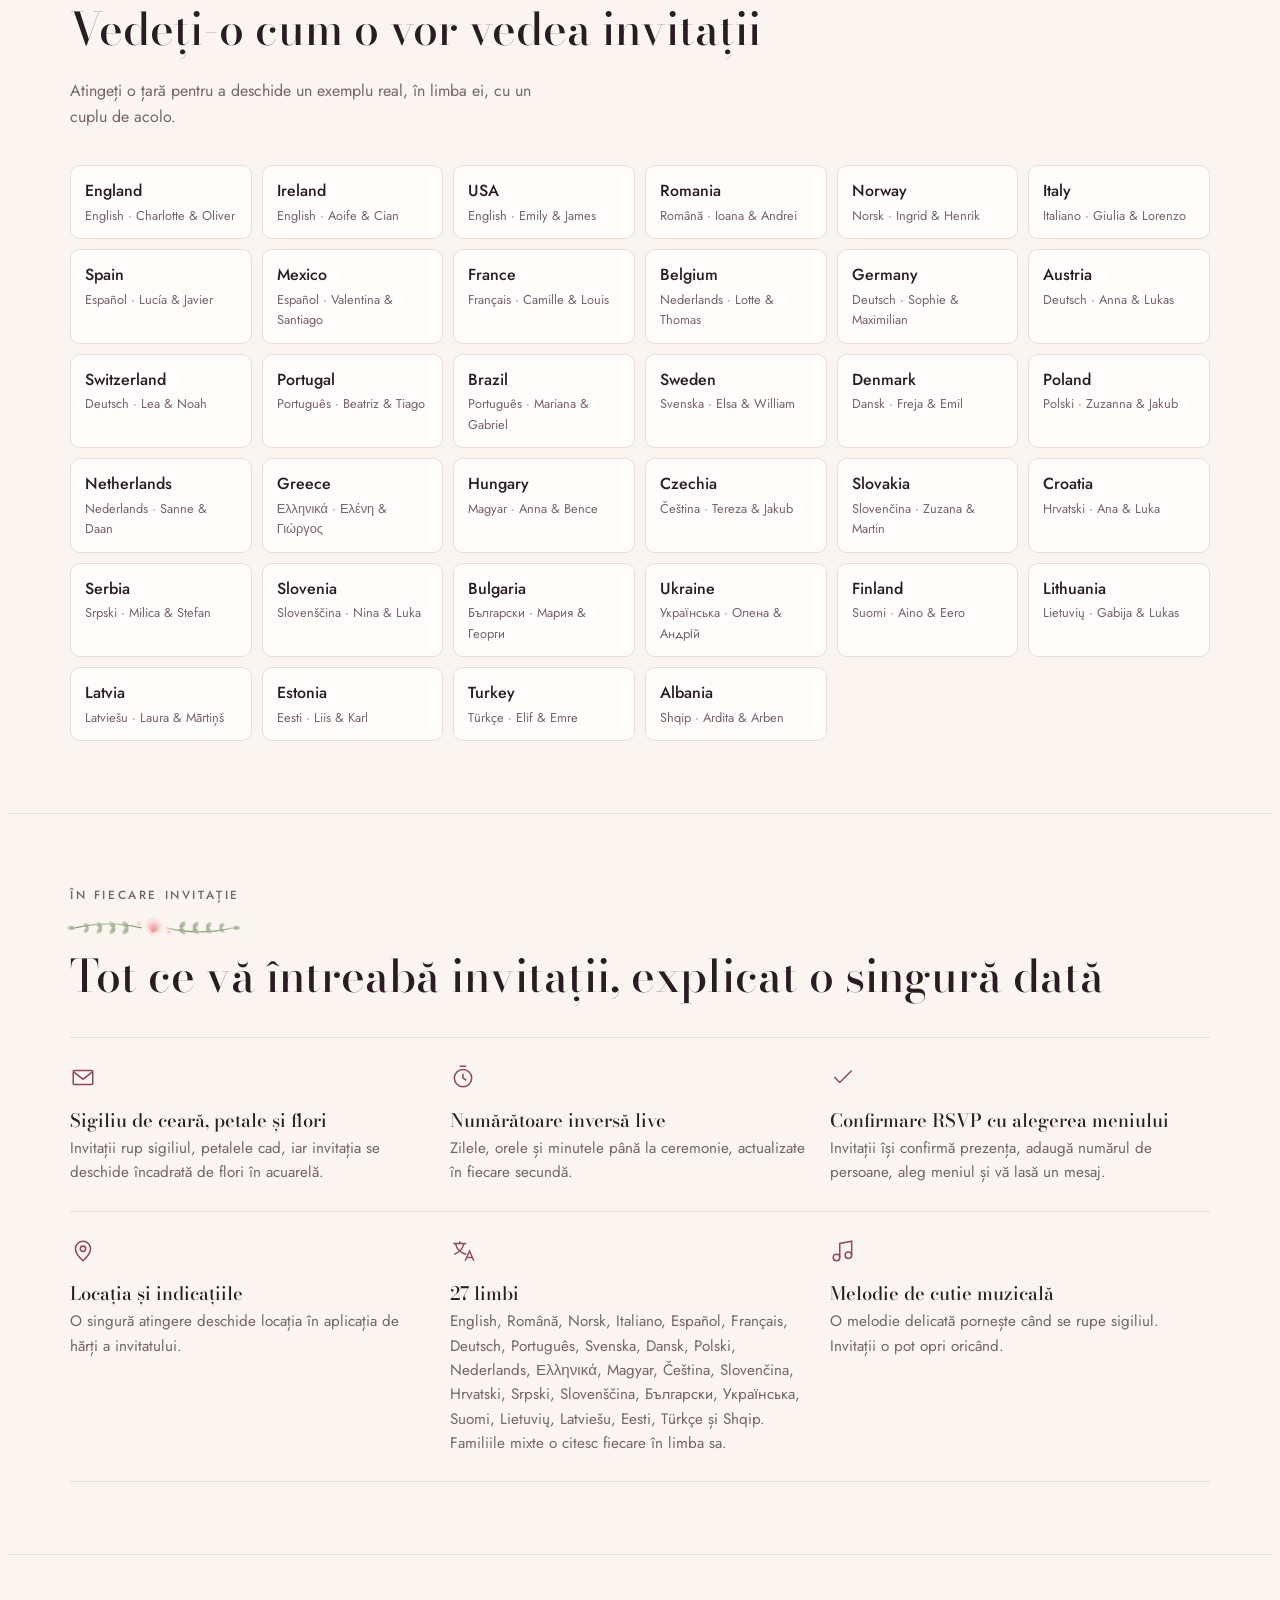
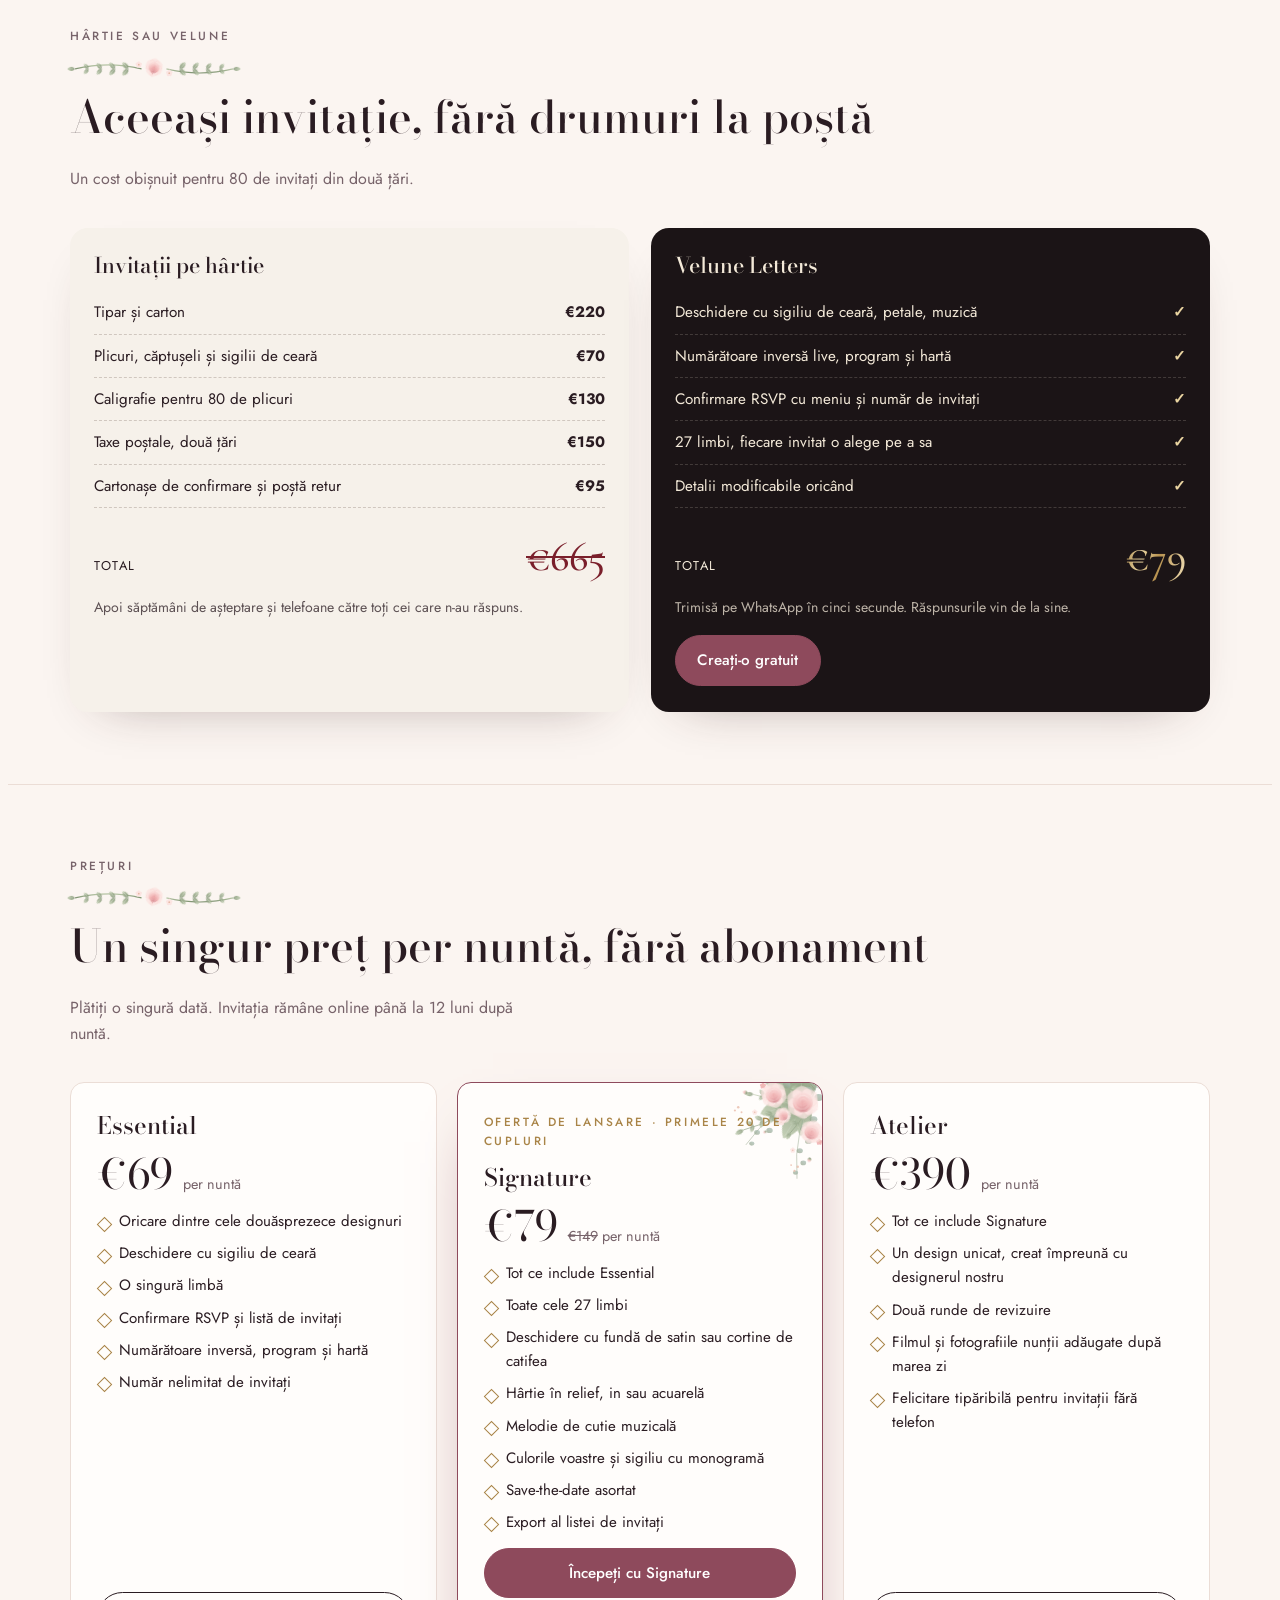
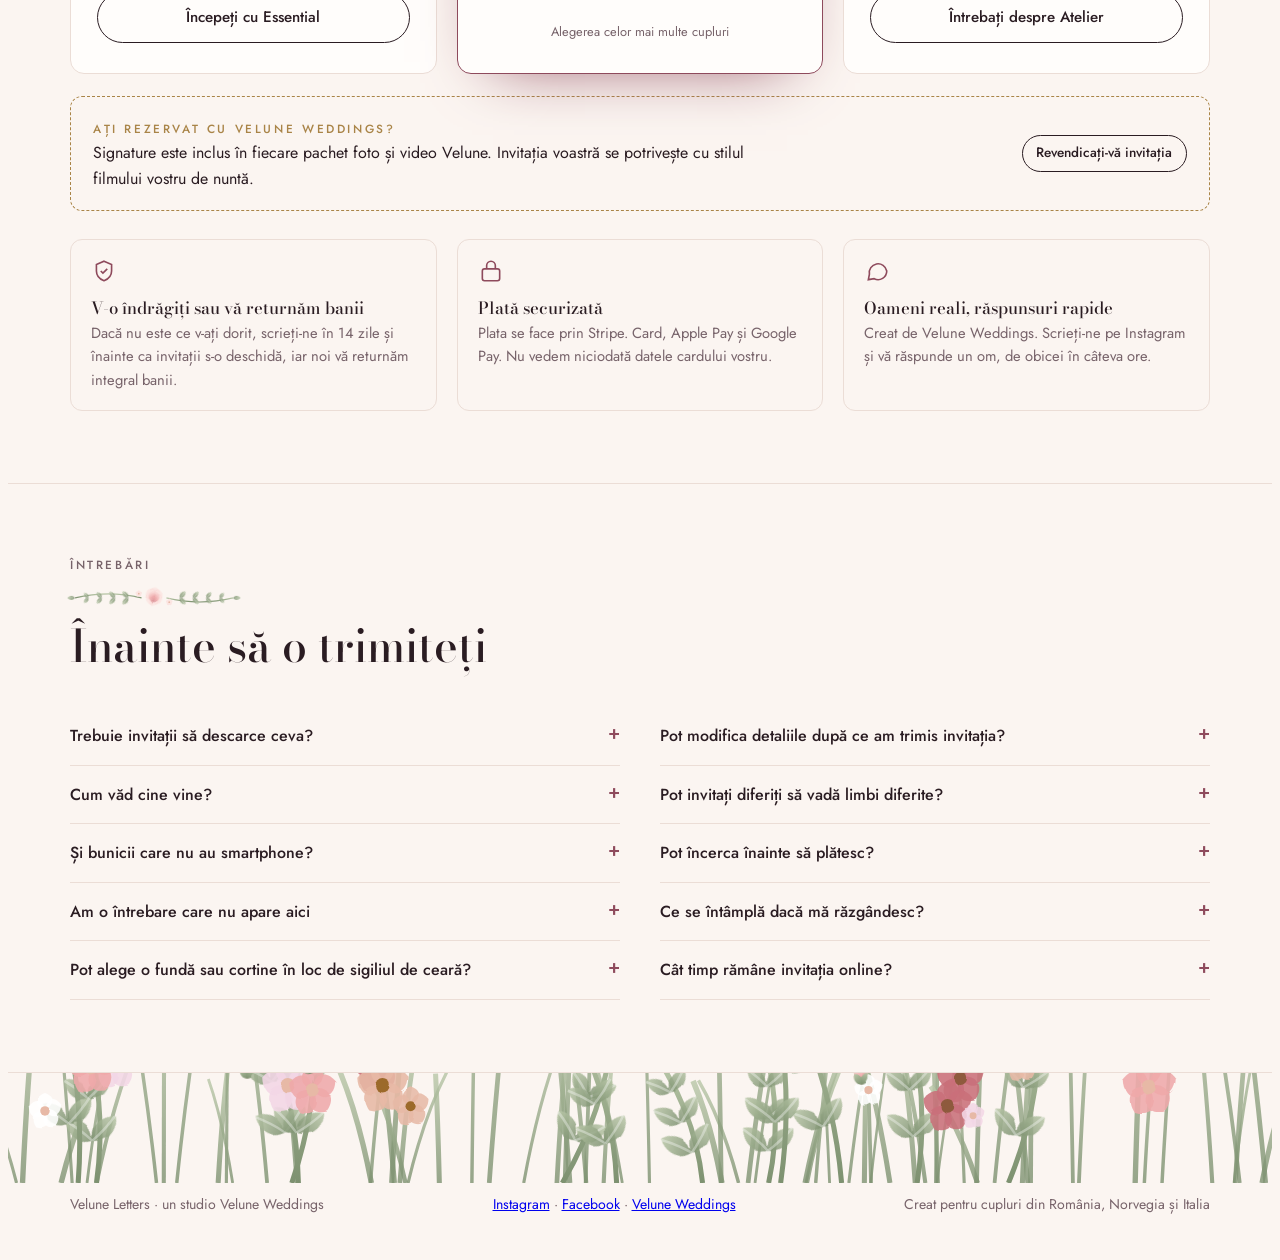
<file: ro/index.html>
<!doctype html>
<html lang="ro">
<head>
<meta charset="utf-8">
<meta name="viewport" content="width=device-width,initial-scale=1,viewport-fit=cover">
<title>Invitații digitale de nuntă care se deschid ca o scrisoare · Velune Letters</title>
<link rel="canonical" href="https://lidjoakim-hash.github.io/velune-letters/ro/">
<link rel="alternate" hreflang="en" href="https://lidjoakim-hash.github.io/velune-letters/">
<link rel="alternate" hreflang="ro" href="https://lidjoakim-hash.github.io/velune-letters/ro/">
<link rel="alternate" hreflang="nb" href="https://lidjoakim-hash.github.io/velune-letters/no/">
<link rel="alternate" hreflang="it" href="https://lidjoakim-hash.github.io/velune-letters/it/">
<link rel="alternate" hreflang="x-default" href="https://lidjoakim-hash.github.io/velune-letters/">
<meta name="theme-color" content="#f7f2ea">
<meta name="description" content="Invitații digitale de nuntă pe care invitații le deschid ca pe o scrisoare adevărată: sigiliu de ceară, fundă de satin sau cortine de catifea. Confirmare RSVP, numărătoare inversă, hartă și 27 limbi. Creați gratuit, plătiți o singură dată, de la 69 €.">
<meta property="og:title" content="Velune Letters">
<meta property="og:description" content="Invitații de nuntă pe care oaspeții voștri le deschid ca pe o scrisoare adevărată.">
<meta property="og:image" content="https://lidjoakim-hash.github.io/velune-letters/assets/og-velune-letters.jpg">
<meta property="og:image:width" content="1200">
<meta property="og:image:height" content="630">
<meta property="og:type" content="website">
<meta property="og:locale" content="ro_RO">
<meta name="twitter:card" content="summary_large_image">
<script type="application/ld+json">{"@context": "https://schema.org", "@graph": [{"@type": "Product", "name": "Invitație digitală de nuntă Velune Letters", "brand": {"@type": "Brand", "name": "Velune Letters"}, "description": "Invitație digitală de nuntă pe care oaspeții o deschid ca pe o scrisoare adevărată, cu confirmare RSVP, numărătoare inversă, hartă și 27 limbi.", "image": "https://lidjoakim-hash.github.io/velune-letters/assets/og-velune-letters.jpg", "offers": [{"@type": "Offer", "name": "Essential", "price": "69", "priceCurrency": "EUR", "availability": "https://schema.org/InStock", "url": "https://lidjoakim-hash.github.io/velune-letters/ro/#pricing"}, {"@type": "Offer", "name": "Signature", "price": "79", "priceCurrency": "EUR", "availability": "https://schema.org/InStock", "url": "https://lidjoakim-hash.github.io/velune-letters/ro/#pricing"}, {"@type": "Offer", "name": "Atelier", "price": "390", "priceCurrency": "EUR", "availability": "https://schema.org/InStock", "url": "https://lidjoakim-hash.github.io/velune-letters/ro/#pricing"}]}, {"@type": "FAQPage", "inLanguage": "ro", "mainEntity": [{"@type": "Question", "name": "Trebuie invitații să descarce ceva?", "acceptedAnswer": {"@type": "Answer", "text": "Nu. Linkul se deschide în browserul oricărui telefon sau calculator."}}, {"@type": "Question", "name": "Pot modifica detaliile după ce am trimis invitația?", "acceptedAnswer": {"@type": "Answer", "text": "Da. Modificările apar imediat pentru fiecare invitat, așa că o oră nouă de începere nu înseamnă niciodată o a doua invitație."}}, {"@type": "Question", "name": "Cum văd cine vine?", "acceptedAnswer": {"@type": "Answer", "text": "Fiecare răspuns ajunge în lista voastră de invitați, cu numărul de persoane, meniul ales și mesajele lăsate. O puteți exporta pentru locație."}}, {"@type": "Question", "name": "Pot invitați diferiți să vadă limbi diferite?", "acceptedAnswer": {"@type": "Answer", "text": "Cu Signature, invitații pot alege, chiar în invitație, între English, Română, Norsk, Italiano, Español, Français, Deutsch, Português, Svenska, Dansk, Polski, Nederlands, Ελληνικά, Magyar, Čeština, Slovenčina, Hrvatski, Srpski, Slovenščina, Български, Українська, Suomi, Lietuvių, Latviešu, Eesti, Türkçe și Shqip. Invitația se deschide mai întâi în limba telefonului lor."}}, {"@type": "Question", "name": "Și bunicii care nu au smartphone?", "acceptedAnswer": {"@type": "Answer", "text": "Atelier include o felicitare tipăribilă în același design, cu un cod QR către invitație."}}, {"@type": "Question", "name": "Pot încerca înainte să plătesc?", "acceptedAnswer": {"@type": "Answer", "text": "Da. Creați gratuit întreaga invitație cu numele voastre și previzualizați-o pe telefon. Plătiți doar când o publicați și o trimiteți invitaților."}}, {"@type": "Question", "name": "Am o întrebare care nu apare aici", "acceptedAnswer": {"@type": "Answer", "text": "Scrieți-ne pe Instagram la @lettersbyvelune. De obicei răspundem în câteva ore."}}, {"@type": "Question", "name": "Ce se întâmplă dacă mă răzgândesc?", "acceptedAnswer": {"@type": "Answer", "text": "Scrieți-ne în cel mult 14 zile de la plată, înainte ca invitații să fi deschis invitația, și vă returnăm integral banii."}}, {"@type": "Question", "name": "Pot alege o fundă sau cortine în loc de sigiliul de ceară?", "acceptedAnswer": {"@type": "Answer", "text": "Da. Cu Signature alegeți deschiderea (sigiliu de ceară, felicitare cu fundă de satin sau cortine de catifea) și finisajul hârtiei (netedă, damasc în relief, in sau acuarelă), separat de design."}}, {"@type": "Question", "name": "Cât timp rămâne invitația online?", "acceptedAnswer": {"@type": "Answer", "text": "Până la 12 luni după nunta voastră. După marea zi, poate deveni o pagină de mulțumire."}}]}]}</script>
<link rel="preconnect" href="https://fonts.googleapis.com"><link rel="preconnect" href="https://fonts.gstatic.com" crossorigin><link rel="stylesheet" href="https://fonts.googleapis.com/css2?family=Bodoni+Moda:ital,opsz,wght@0,6..96,400..700;1,6..96,400..700&family=Jost:wght@300;400;500;600&family=Pinyon+Script&family=Cormorant+Garamond:ital,wght@0,400;0,500;1,400&family=Cinzel:wght@400;600&family=Italiana&family=Marcellus&display=swap">
<link rel="modulepreload" href="../assets/invite.js"><link rel="modulepreload" href="../assets/themes.js">
<link rel="stylesheet" href="../assets/site.css">
<link rel="stylesheet" href="../assets/invite.css">
</head>
<body>
<header class="bar">
  <div class="wrap">
    <a class="logo" href="../" aria-label="Velune Letters, pagina principală"><b>Velune</b><i>Letters</i></a>
    <nav class="nav" aria-label="Meniu principal">
      <a class="navlink hide-sm" href="#templates">Designuri</a>
      <a class="navlink hide-sm" href="#pricing">Prețuri</a>
      <a class="navlink hide-sm" href="../" hreflang="en" lang="en">EN</a>
      <a class="navlink hide-sm" href="../ro/" hreflang="ro" aria-current="page"><b>RO</b></a>
      <a class="navlink hide-sm" href="../no/" hreflang="nb" lang="nb">NO</a>
      <a class="navlink hide-sm" href="../it/" hreflang="it" lang="it">IT</a>
      <a class="navlink" href="../studio.html">Autentificare</a>
      <a class="btn small primary" href="../studio.html">Începeți designul</a>
    </nav>
  </div>
</header>
<main>
  <section class="hero">
    <div id="hero-fl"></div>
    <div class="wrap">
      <div>
        <p class="eyebrow">Invitații digitale de nuntă · de la Velune Weddings</p>
        <h1 style="margin-top:16px">O invitație pe care oaspeții voștri o <em>deschid</em> ca pe o scrisoare adevărată.</h1>
        <p class="lede">Fiecare invitat primește un link. Rupe un sigiliu de ceară pe telefon, iar invitația se deschide cu data voastră, o numărătoare inversă, programul zilei, harta locației și formularul de confirmare. Răspunsurile ajung direct în lista voastră de invitați.</p>
        <div class="ctas">
          <a class="btn primary" href="../studio.html">Creați-o gratuit</a>
          <a class="btn" href="../i/?demo" target="_blank" rel="noopener">Vedeți un exemplu live</a>
        </div>
        <p class="free-note">Design gratuit cu numele voastre · plătiți o singură dată, la trimitere · plată securizată prin Stripe</p>
        <div class="proof">
          <div><b>12</b>designuri pictate manual</div>
          <div><b>27</b>limbi, fiecare invitat o alege pe a sa</div>
          <div><b>0</b>hârtie, poștă sau aplicații</div>
        </div>
      </div>
      <div class="hero-phone"><div class="fl-halo" id="halo"></div>
        <div class="phone"><div class="screen"><div id="hero-invite"></div></div></div>
        <p class="hint" id="hero-hint">Atingeți sigiliul ca să încercați</p>
        <div class="op-switch" role="group" aria-label="Alegeți deschiderea"><button aria-pressed="true" data-op="seal">Sigiliu de ceară</button><button aria-pressed="false" data-op="bow">Fundă de satin</button><button aria-pressed="false" data-op="curtain">Cortine</button></div>
      </div>
    </div>
  </section>

  <section class="block">
    <div class="wrap">
      <div class="head"><div><p class="eyebrow">Cum funcționează</p><h2>Gata de trimis într-o singură seară</h2></div></div>
      <div class="steps">
        <div class="step"><div class="n">1</div><h3>Alegeți un design</h3><p>Alegeți unul dintre cele douăsprezece designuri și vedeți-l pe loc cu numele și culorile voastre. Designul este gratuit, plătiți doar când publicați.</p></div>
        <div class="step"><div class="n">2</div><h3>Adăugați detaliile zilei</h3><p>Data, locația, programul, ținuta și povestea voastră. Alegeți dintre 27 limbi, iar invitații schimbă limba cu o singură atingere.</p></div>
        <div class="step"><div class="n">3</div><h3>Trimiteți un singur link</h3><p>Distribuiți-l pe WhatsApp, Messenger sau e-mail. Invitații răspund direct în invitație, iar voi urmăriți fiecare răspuns în lista de invitați.</p></div>
      </div>
    </div>
  </section>

  <section class="block" id="templates">
    <div class="wrap">
      <div class="head"><div><p class="eyebrow">Colecția</p><h2>Douăsprezece designuri, pictate și tivite cu dantelă</h2></div><p>Fiecare design include deschiderea plicului, numărătoarea inversă, confirmarea RSVP și harta. Atingeți unul pentru a începe designul cu el.</p></div>
      <div class="tgrid" id="tgrid"></div>
    </div>
  </section>

  <section class="block" id="openings">
    <div class="wrap">
      <div class="head"><div><p class="eyebrow">Primul moment</p><h2>Alegeți cum o vor deschide</h2></div><p>Deschiderea este momentul pe care invitații îl filmează și și-l trimit unii altora. Alegeți-o pe cea care seamănă cu nunta voastră, apoi hârtia potrivită.</p></div>
      <div class="ops">
        <a class="op" href="../i/?demo&t=lace&o=seal" target="_blank" rel="noopener"><div class="op-art oa-seal"><span>E&amp;M</span></div><h3>Plic cu sigiliu de ceară</h3><p>Rup sigiliul, petalele cad, iar scrisoarea alunecă afară.</p><em>Deschideți-l →</em></a>
        <a class="op" href="../i/?demo&t=lace&o=bow&p=embossed" target="_blank" rel="noopener"><div class="op-art oa-bow"><i></i></div><h3>Felicitare cu fundă de satin</h3><p>O felicitare în relief, legată cu panglică. Funda se desface și cele două canaturi se deschid.</p><em>Desfaceți-o →</em></a>
        <a class="op" href="../i/?demo&t=bordeaux&o=curtain&p=linen" target="_blank" rel="noopener"><div class="op-art oa-curtain"><i></i><i></i></div><h3>Cortine de catifea</h3><p>Cortine în culoarea voastră se dau în lături, ca la începutul unei ceremonii.</p><em>Trageți-le →</em></a>
      </div>
      <p class="papers"><b>Finisaje de hârtie:</b> netedă, damasc în relief, in sau acuarelă. Funda, cortinele și finisajele de hârtie sunt incluse în Signature.</p>
    </div>
  </section>

  <section class="block" id="countries">
    <div class="wrap">
      <div class="head"><div><p class="eyebrow">Fiecare țară</p><h2>Vedeți-o cum o vor vedea invitații</h2></div><p>Atingeți o țară pentru a deschide un exemplu real, în limba ei, cu un cuplu de acolo.</p></div>
      <div class="ctry" id="ctry"></div>
    </div>
  </section>

  <section class="block">
    <div class="wrap">
      <div class="head"><div><p class="eyebrow">În fiecare invitație</p><h2>Tot ce vă întreabă invitații, explicat o singură dată</h2></div></div>
      <div class="feats">
        <div class="feat"><svg viewBox="0 0 24 24"><rect x="3" y="6" width="18" height="13" rx="1"/><path d="M3 7l9 7 9-7"/></svg><h3>Sigiliu de ceară, petale și flori</h3><p>Invitații rup sigiliul, petalele cad, iar invitația se deschide încadrată de flori în acuarelă.</p></div>
        <div class="feat"><svg viewBox="0 0 24 24"><circle cx="12" cy="13" r="8"/><path d="M12 9v4l3 2M9 2h6"/></svg><h3>Numărătoare inversă live</h3><p>Zilele, orele și minutele până la ceremonie, actualizate în fiecare secundă.</p></div>
        <div class="feat"><svg viewBox="0 0 24 24"><path d="M4 12l5 5L20 6"/></svg><h3>Confirmare RSVP cu alegerea meniului</h3><p>Invitații își confirmă prezența, adaugă numărul de persoane, aleg meniul și vă lasă un mesaj.</p></div>
        <div class="feat"><svg viewBox="0 0 24 24"><path d="M12 21s-7-6.2-7-11a7 7 0 0114 0c0 4.8-7 11-7 11z"/><circle cx="12" cy="10" r="2.5"/></svg><h3>Locația și indicațiile</h3><p>O singură atingere deschide locația în aplicația de hărți a invitatului.</p></div>
        <div class="feat"><svg viewBox="0 0 24 24"><path d="M3 5h12M9 3v2M5 5c1 5 5 9 10 10M13 5c-1 4-4 8-9 10M14 21l4-9 4 9M15.5 18h5"/></svg><h3>27 limbi</h3><p>English, Română, Norsk, Italiano, Español, Français, Deutsch, Português, Svenska, Dansk, Polski, Nederlands, Ελληνικά, Magyar, Čeština, Slovenčina, Hrvatski, Srpski, Slovenščina, Български, Українська, Suomi, Lietuvių, Latviešu, Eesti, Türkçe și Shqip. Familiile mixte o citesc fiecare în limba sa.</p></div>
        <div class="feat"><svg viewBox="0 0 24 24"><path d="M9 18V5l11-2v13"/><circle cx="6" cy="18" r="3"/><circle cx="17" cy="16" r="3"/></svg><h3>Melodie de cutie muzicală</h3><p>O melodie delicată pornește când se rupe sigiliul. Invitații o pot opri oricând.</p></div>
      </div>
    </div>
  </section>


  <section class="block" id="compare">
    <div class="wrap">
      <div class="head"><div><p class="eyebrow">Hârtie sau Velune</p><h2>Aceeași invitație, fără drumuri la poștă</h2></div><p>Un cost obișnuit pentru 80 de invitați din două țări.</p></div>
      <div class="cmp">
        <div class="cmp-col paper"><h3>Invitații pe hârtie</h3>
          <ul><li><span>Tipar și carton</span><b>€220</b></li><li><span>Plicuri, căptușeli și sigilii de ceară</span><b>€70</b></li><li><span>Caligrafie pentru 80 de plicuri</span><b>€130</b></li><li><span>Taxe poștale, două țări</span><b>€150</b></li><li><span>Cartonașe de confirmare și poștă retur</span><b>€95</b></li></ul>
          <div class="cmp-tot"><span>Total</span><b>€665</b></div><p class="cmp-note">Apoi săptămâni de așteptare și telefoane către toți cei care n-au răspuns.</p></div>
        <div class="cmp-col velune"><h3>Velune Letters</h3>
          <ul><li><span>Deschidere cu sigiliu de ceară, petale, muzică</span><b>✓</b></li><li><span>Numărătoare inversă live, program și hartă</span><b>✓</b></li><li><span>Confirmare RSVP cu meniu și număr de invitați</span><b>✓</b></li><li><span>27 limbi, fiecare invitat o alege pe a sa</span><b>✓</b></li><li><span>Detalii modificabile oricând</span><b>✓</b></li></ul>
          <div class="cmp-tot"><span>Total</span><b>€79</b></div><p class="cmp-note">Trimisă pe WhatsApp în cinci secunde. Răspunsurile vin de la sine.</p>
          <a class="btn primary" href="../studio.html?plan=signature">Creați-o gratuit</a></div>
      </div>
    </div>
  </section>

  <section class="block" id="pricing">
    <div class="wrap">
      <div class="head"><div><p class="eyebrow">Prețuri</p><h2>Un singur preț per nuntă, fără abonament</h2></div><p>Plătiți o singură dată. Invitația rămâne online până la 12 luni după nuntă.</p></div>
      <div class="prices">
        <div class="price"><h3>Essential</h3><div class="amt">€69 <small>per nuntă</small></div>
          <ul><li>Oricare dintre cele douăsprezece designuri</li><li>Deschidere cu sigiliu de ceară</li><li>O singură limbă</li><li>Confirmare RSVP și listă de invitați</li><li>Numărătoare inversă, program și hartă</li><li>Număr nelimitat de invitați</li></ul>
          <a class="btn" href="../studio.html?plan=essential">Începeți cu Essential</a></div>
        <div class="price pop"><p class="eyebrow">Ofertă de lansare · primele 20 de cupluri</p><h3>Signature</h3><div class="amt">€79 <small><s>€149</s> per nuntă</small></div>
          <ul><li>Tot ce include Essential</li><li>Toate cele 27 limbi</li><li>Deschidere cu fundă de satin sau cortine de catifea</li><li>Hârtie în relief, in sau acuarelă</li><li>Melodie de cutie muzicală</li><li>Culorile voastre și sigiliu cu monogramă</li><li>Save-the-date asortat</li><li>Export al listei de invitați</li></ul>
          <a class="btn primary" href="../studio.html?plan=signature">Începeți cu Signature</a><p class="pnote">Alegerea celor mai multe cupluri</p></div>
        <div class="price"><h3>Atelier</h3><div class="amt">€390 <small>per nuntă</small></div>
          <ul><li>Tot ce include Signature</li><li>Un design unicat, creat împreună cu designerul nostru</li><li>Două runde de revizuire</li><li>Filmul și fotografiile nunții adăugate după marea zi</li><li>Felicitare tipăribilă pentru invitații fără telefon</li></ul>
          <a class="btn" href="../studio.html?plan=atelier">Întrebați despre Atelier</a></div>
      </div>
      <div class="velune-note">
        <p><span class="eyebrow">Ați rezervat cu Velune Weddings?</span><br>Signature este inclus în fiecare pachet foto și video Velune. Invitația voastră se potrivește cu stilul filmului vostru de nuntă.</p>
        <a class="btn small" href="../studio.html?plan=signature">Revendicați-vă invitația</a>
      </div>
      <div class="trust">
        <div><svg viewBox="0 0 24 24"><path d="M12 3l7 3v6c0 4.5-3 7.5-7 9-4-1.5-7-4.5-7-9V6z"/><path d="M9 12l2 2 4-4"/></svg><h3>V-o îndrăgiți sau vă returnăm banii</h3><p>Dacă nu este ce v-ați dorit, scrieți-ne în 14 zile și înainte ca invitații s-o deschidă, iar noi vă returnăm integral banii.</p></div>
        <div><svg viewBox="0 0 24 24"><rect x="4" y="10" width="16" height="11" rx="2"/><path d="M8 10V7a4 4 0 018 0v3"/></svg><h3>Plată securizată</h3><p>Plata se face prin Stripe. Card, Apple Pay și Google Pay. Nu vedem niciodată datele cardului vostru.</p></div>
        <div><svg viewBox="0 0 24 24"><path d="M21 12a8 8 0 01-11.6 7.1L4 20l1-5A8 8 0 1121 12z"/></svg><h3>Oameni reali, răspunsuri rapide</h3><p>Creat de Velune Weddings. Scrieți-ne pe Instagram și vă răspunde un om, de obicei în câteva ore.</p></div>
      </div>
    </div>
  </section>

  <section class="block">
    <div class="wrap">
      <div class="head"><div><p class="eyebrow">Întrebări</p><h2>Înainte să o trimiteți</h2></div></div>
      <div class="faq">
        <details><summary>Trebuie invitații să descarce ceva?</summary><p>Nu. Linkul se deschide în browserul oricărui telefon sau calculator.</p></details>
        <details><summary>Pot modifica detaliile după ce am trimis invitația?</summary><p>Da. Modificările apar imediat pentru fiecare invitat, așa că o oră nouă de începere nu înseamnă niciodată o a doua invitație.</p></details>
        <details><summary>Cum văd cine vine?</summary><p>Fiecare răspuns ajunge în lista voastră de invitați, cu numărul de persoane, meniul ales și mesajele lăsate. O puteți exporta pentru locație.</p></details>
        <details><summary>Pot invitați diferiți să vadă limbi diferite?</summary><p>Cu Signature, invitații pot alege, chiar în invitație, între English, Română, Norsk, Italiano, Español, Français, Deutsch, Português, Svenska, Dansk, Polski, Nederlands, Ελληνικά, Magyar, Čeština, Slovenčina, Hrvatski, Srpski, Slovenščina, Български, Українська, Suomi, Lietuvių, Latviešu, Eesti, Türkçe și Shqip. Invitația se deschide mai întâi în limba telefonului lor.</p></details>
        <details><summary>Și bunicii care nu au smartphone?</summary><p>Atelier include o felicitare tipăribilă în același design, cu un cod QR către invitație.</p></details>
        <details><summary>Pot încerca înainte să plătesc?</summary><p>Da. Creați gratuit întreaga invitație cu numele voastre și previzualizați-o pe telefon. Plătiți doar când o publicați și o trimiteți invitaților.</p></details>
        <details><summary>Am o întrebare care nu apare aici</summary><p>Scrieți-ne pe Instagram la <a href="https://www.instagram.com/lettersbyvelune/" target="_blank" rel="noopener">@lettersbyvelune</a>. De obicei răspundem în câteva ore.</p></details>
        <details><summary>Ce se întâmplă dacă mă răzgândesc?</summary><p>Scrieți-ne în cel mult 14 zile de la plată, înainte ca invitații să fi deschis invitația, și vă returnăm integral banii.</p></details>
        <details><summary>Pot alege o fundă sau cortine în loc de sigiliul de ceară?</summary><p>Da. Cu Signature alegeți deschiderea (sigiliu de ceară, felicitare cu fundă de satin sau cortine de catifea) și finisajul hârtiei (netedă, damasc în relief, in sau acuarelă), separat de design.</p></details>
        <details><summary>Cât timp rămâne invitația online?</summary><p>Până la 12 luni după nunta voastră. După marea zi, poate deveni o pagină de mulțumire.</p></details>
      </div>
    </div>
  </section>
</main>
<div class="sticky-cta" id="sticky"><div><b>€79</b> <s>€149</s><small>Preț de lansare · primele 20 de cupluri</small></div><a class="btn primary small" href="../studio.html?plan=signature">Creați-o gratuit</a></div>
<footer><div id="foot-fl"></div><div class="wrap"><span>Velune Letters · un studio Velune Weddings</span><span><a href="https://www.instagram.com/lettersbyvelune/" target="_blank" rel="noopener">Instagram</a> · <a href="https://www.facebook.com/profile.php?id=61595981618638" target="_blank" rel="noopener">Facebook</a> · <a href="https://www.instagram.com/velune.weddings/" target="_blank" rel="noopener">Velune Weddings</a></span><span>Creat pentru cupluri din România, Norvegia și Italia</span></div></footer>
<script type="module">
import { renderInvite, DEFAULT_DATA, clone, esc, Music } from "../assets/invite.js";
import { THEMES, draw } from "../assets/themes.js";
import { fmtDate } from "../assets/i18n.js";
import { bouquet, divider, wreath, meadow } from "../assets/florals.js";
document.getElementById("hero-fl").outerHTML = `<div class="fl-c fl-tl">${bouquet("peony")}</div><div class="fl-c fl-br" style="transform:scale(-1,-1)">${bouquet("lace", { big: false })}</div>`;
document.getElementById("halo").innerHTML = wreath("peony");
document.getElementById("foot-fl").outerHTML = meadow("peony");
document.querySelectorAll(".head .eyebrow").forEach((e) => e.insertAdjacentHTML("afterend", divider("peony")));
const pop = document.querySelector(".price.pop"); if (pop) pop.insertAdjacentHTML("afterbegin", `<div class="fl-c">${bouquet("peony", { big: false })}</div>`);
const data = clone(DEFAULT_DATA);
data.lang = "ro";
const hero = document.getElementById("hero-invite");
const heroOpts = { plan: null, onRsvp: async () => {}, onLang: (l) => { data.lang = l; renderInvite(hero, data, Object.assign(heroOpts, { keepOpen: true })); } };
renderInvite(hero, data, heroOpts);
const hint = document.getElementById("hero-hint"), HINT = { seal: "Atingeți sigiliul ca să încercați", bow: "Atingeți funda ca s-o desfaceți", curtain: "Atingeți ca să trageți cortinele" };
document.querySelectorAll("[data-op]").forEach((b) => b.onclick = () => {
  Music.stop(); data.opening = b.dataset.op; data.paper = { seal: "smooth", bow: "embossed", curtain: "linen" }[data.opening];
  data.theme = data.opening === "curtain" ? "bordeaux" : DEFAULT_DATA.theme;
  document.querySelectorAll("[data-op]").forEach((x) => x.setAttribute("aria-pressed", String(x === b)));
  hint.textContent = HINT[data.opening]; hero.className = ""; renderInvite(hero, data, heroOpts);
});
const grid = document.getElementById("tgrid");
grid.innerHTML = Object.entries(THEMES).map(([id, th]) => `
  <div class="tcard">
    <a class="thumb" href="../studio.html?theme=${id}" aria-label="Creați cu ${esc(th.name)}" style="background:${th.v.paper}">
      <canvas data-motif="${id}"></canvas>${th.wreath ? `<div class="art-wreath">${wreath(id)}</div>` : ""}${th.meadow ? `<div class="art-meadow">${meadow(id)}</div>` : ""}<div class="fl-c fl-tl">${bouquet(id)}</div><div class="fl-c fl-tr">${bouquet(id, { big: false })}</div>
      <div class="tt" style="color:${th.v.ink}"><span class="s">${esc(data.p1)} &amp; ${esc(data.p2)}</span><span class="d" style="color:${th.v.muted};font-family:${esc(th.display)}">${esc(fmtDate(data.date, "ro", false))}</span></div>
    </a>
    <div class="meta"><div><h3>${esc(th.name)}</h3><p>${esc(th.tag)}</p></div>${id === "fjord" ? '<span class="tag">Norvegia</span>' : id === "carpathian" ? '<span class="tag">România</span>' : ""}</div>
  </div>`).join("");
const paint = () => grid.querySelectorAll("canvas").forEach((c) => draw(c, c.dataset.motif));
paint();
let rz; addEventListener("resize", () => { clearTimeout(rz); rz = setTimeout(paint, 200); });
const sticky = document.getElementById("sticky"), heroEl = document.querySelector(".hero"), priceEl = document.getElementById("pricing");
const onScroll = () => { const y = scrollY + innerHeight; sticky.classList.toggle("on", scrollY > heroEl.offsetHeight * .7 && !(y > priceEl.offsetTop + 200 && scrollY < priceEl.offsetTop + priceEl.offsetHeight)); };
addEventListener("scroll", onScroll, { passive: true }); onScroll();
import("../assets/countries.js").then(({ COUNTRIES }) => import("../assets/i18n.js").then(({ T }) => {
  document.getElementById("ctry").innerHTML = Object.values(COUNTRIES).map((k) => `<a href="../i/?demo&c=${k.slug}" target="_blank" rel="noopener"><b>${k.name}</b><span>${T[k.lang].label} · ${k.p1} &amp; ${k.p2}</span></a>`).join("");
}));
document.addEventListener("visibilitychange", () => { if (document.hidden) Music.stop(); });
</script>
</body>
</html>
</file>
<file: assets/site.css>
/* Layout: editorial landing → studio (form + live phone) → full-screen invitation → guest replies. Site chrome is mulberry & champagne; each invitation design carries its own fixed palette. */
:root{
  --bg:#FBF5F1; --surface:#FFFDFB; --fg:#2A1C22; --muted:#77636A; --line:#EBDDD6;
  --accent:#8E4A5C; --accent-fg:#FFFFFF; --gold:#A98447; --soft:#F5EAE5;
  --ok:#2F7A55; --warn:#A8642A; --bad:#A83A4A;
  --f-display:"Bodoni Moda", "Didot", Georgia, serif;
  --f-body:"Jost", "Helvetica Neue", Arial, sans-serif;
  --f-script:"Pinyon Script", "Snell Roundhand", cursive;
}
@media (prefers-color-scheme: dark){:root:not([data-theme="light"]){
  --bg:#141016; --surface:#1D1720; --fg:#EFE8EE; --muted:#A898A8; --line:#30273A;
  --accent:#D9A3BF; --accent-fg:#1F1622; --gold:#D6B57A; --soft:#261E2A;
  --ok:#7CC9A0; --warn:#E0A86E; --bad:#E58A98; color-scheme:dark}}
:root[data-theme="dark"]{
  --bg:#141016; --surface:#1D1720; --fg:#EFE8EE; --muted:#A898A8; --line:#30273A;
  --accent:#D9A3BF; --accent-fg:#1F1622; --gold:#D6B57A; --soft:#261E2A;
  --ok:#7CC9A0; --warn:#E0A86E; --bad:#E58A98; color-scheme:dark}

*{box-sizing:border-box}
html{scroll-behavior:smooth}
body{background:var(--bg);color:var(--fg);font-family:var(--f-body);font-size:16px;line-height:1.6;-webkit-font-smoothing:antialiased}
body::before{content:"";position:fixed;inset:0 0 auto;height:env(safe-area-inset-top,0px);z-index:10;background:var(--bg)}
h1,h2,h3{font-family:var(--f-display);font-weight:500;line-height:1.1;text-wrap:balance;margin:0}
p{margin:0}
button,input,select,textarea{font:inherit;color:inherit}
:focus-visible{outline:2px solid var(--accent);outline-offset:3px}
.wrap{max-width:1180px;margin:0 auto;padding-left:max(20px,env(safe-area-inset-left,0px));padding-right:max(20px,env(safe-area-inset-right,0px))}
.eyebrow{font-size:.74rem;letter-spacing:.22em;text-transform:uppercase;color:var(--gold);font-weight:500}
.btn{display:inline-flex;align-items:center;gap:.5em;border:1px solid var(--fg);background:transparent;padding:.8em 1.4em;border-radius:999px;cursor:pointer;font-weight:500;font-size:.95rem;text-decoration:none;transition:transform .2s,background .2s,color .2s}
.btn:hover{transform:translateY(-1px)}
.btn.primary{background:var(--accent);border-color:var(--accent);color:var(--accent-fg)}
.btn.small{padding:.5em 1em;font-size:.85rem}
.btn.ghost{border-color:var(--line)}

/* header */
.bar{position:sticky;top:env(safe-area-inset-top,0px);z-index:20;background:color-mix(in srgb,var(--bg) 96%,transparent);border-bottom:1px solid var(--line)}
.bar .wrap{display:flex;align-items:center;gap:20px;height:64px}
.logo{display:flex;align-items:baseline;gap:.4em;text-decoration:none;color:var(--fg);cursor:pointer;background:none;border:0;padding:0}
.logo b{font-family:var(--f-display);font-weight:500;font-size:1.35rem;letter-spacing:.02em}
.logo i{font-family:var(--f-script);font-style:normal;font-size:1.5rem;color:var(--accent)}
.nav{display:flex;gap:4px;margin-left:auto;flex-wrap:wrap}
.nav button{background:none;border:0;padding:.5em .8em;border-radius:999px;cursor:pointer;color:var(--muted);font-size:.92rem}
.nav button:hover,.nav button[aria-current="true"]{color:var(--fg);background:var(--soft)}
@media (max-width:640px){.nav .hide-sm{display:none}.bar .wrap{gap:8px}.logo b{font-size:1.1rem}}

.view[hidden]{display:none}

/* hero */
.hero{padding-block:56px 72px}
.hero .wrap{display:grid;grid-template-columns:1.15fr .85fr;gap:48px;align-items:center}
.hero h1{font-size:clamp(2.5rem,5.6vw,4.6rem);letter-spacing:-.01em}
.hero h1 em{font-family:var(--f-script);font-style:normal;color:var(--accent);font-weight:400;font-size:1.15em;line-height:.9}
.hero .lede{font-size:1.15rem;color:var(--muted);max-width:34em;margin-top:22px}
.hero .ctas{display:flex;gap:12px;flex-wrap:wrap;margin-top:30px}
.hero .proof{display:flex;gap:28px;flex-wrap:wrap;margin-top:40px;color:var(--muted);font-size:.9rem}
.hero .proof b{display:block;font-family:var(--f-display);font-size:1.6rem;color:var(--fg);font-weight:500}
.hero-phone{display:flex;justify-content:center;position:relative}
.hero-phone .hint{position:absolute;bottom:-34px;left:0;right:0;text-align:center;font-size:.85rem;color:var(--muted)}
@media (max-width:880px){.hero .wrap{grid-template-columns:1fr}.hero{padding-block:32px 72px}}

/* phone */
.phone{width:330px;max-width:100%;height:660px;border-radius:46px;padding:11px;background:#0E0B10;box-shadow:0 40px 80px -30px rgba(40,10,40,.45),0 0 0 1px rgba(255,255,255,.06) inset;position:relative;flex-shrink:0}
.phone::after{content:"";position:absolute;top:20px;left:50%;width:84px;height:22px;margin-left:-42px;border-radius:20px;background:#0E0B10;z-index:5}
.screen{height:100%;border-radius:36px;overflow-y:auto;overflow-x:hidden;position:relative;scrollbar-width:none}
.screen::-webkit-scrollbar{display:none}

/* sections */
section.block{padding-block:72px;border-top:1px solid var(--line)}
.head{display:flex;justify-content:space-between;align-items:end;gap:24px;flex-wrap:wrap;margin-bottom:36px}
.head h2{font-size:clamp(1.9rem,3.6vw,2.8rem);margin-top:8px}
.head p{color:var(--muted);max-width:30em}

.steps{display:grid;grid-template-columns:repeat(3,1fr);gap:32px}
.step .n{font-family:var(--f-display);font-style:italic;font-size:2.4rem;color:var(--accent);line-height:1}
.step h3{font-size:1.35rem;margin:10px 0 6px}
.step p{color:var(--muted)}
@media (max-width:760px){.steps{grid-template-columns:1fr}}

.tgrid{display:grid;grid-template-columns:repeat(3,1fr);gap:22px}
@media (max-width:900px){.tgrid{grid-template-columns:repeat(2,1fr)}}
@media (max-width:520px){.tgrid{grid-template-columns:1fr}}
.tcard{display:flex;flex-direction:column;gap:12px}
.thumb{position:relative;aspect-ratio:4/5;max-width:100%;border-radius:6px;overflow:hidden;cursor:pointer;border:0;padding:0;display:block;width:100%;transition:transform .35s ease,box-shadow .35s ease;box-shadow:0 18px 40px -26px rgba(30,10,30,.55)}
.thumb:hover{transform:translateY(-4px) rotate(-.4deg)}
.thumb canvas{position:absolute;inset:0 0 auto;width:100%;height:58%}
.thumb .tt{position:absolute;inset:58% 0 0;display:flex;flex-direction:column;align-items:center;justify-content:center;gap:2px;text-align:center}
.thumb .tt .s{font-family:var(--f-script);font-size:2rem;line-height:1.1}
.thumb .tt .d{font-size:.68rem;letter-spacing:.24em;text-transform:uppercase}
.tcard .meta{display:flex;justify-content:space-between;align-items:center;gap:12px}
.tcard h3{font-size:1.2rem}
.tcard .meta p{font-size:.88rem;color:var(--muted)}
.tag{font-size:.7rem;letter-spacing:.14em;text-transform:uppercase;border:1px solid var(--line);border-radius:999px;padding:.2em .7em;color:var(--muted);white-space:nowrap}

.feats{display:grid;grid-template-columns:repeat(3,1fr);gap:0;border-top:1px solid var(--line)}
.feat{padding:26px 24px 26px 0;border-bottom:1px solid var(--line)}
.feat h3{font-size:1.15rem;margin-bottom:6px}
.feat p{color:var(--muted);font-size:.95rem}
.feat svg{width:26px;height:26px;stroke:var(--accent);fill:none;stroke-width:1.4;margin-bottom:12px}
@media (max-width:760px){.feats{grid-template-columns:1fr}}

.prices{display:grid;grid-template-columns:repeat(3,1fr);gap:20px;align-items:stretch}
@media (max-width:860px){.prices{grid-template-columns:1fr}}
.price{background:var(--surface);border:1px solid var(--line);border-radius:14px;padding:30px 26px;display:flex;flex-direction:column;gap:14px}
.price.pop{border-color:var(--accent);box-shadow:0 24px 60px -36px var(--accent)}
.price h3{font-size:1.5rem}
.price .amt{font-family:var(--f-display);font-size:2.6rem;line-height:1}
.price .amt small{font-family:var(--f-body);font-size:.9rem;color:var(--muted)}
.price ul{list-style:none;padding:0;margin:0;display:grid;gap:8px;font-size:.94rem}
.price li{padding-left:22px;position:relative}
.price li::before{content:"";position:absolute;left:2px;top:.62em;width:9px;height:9px;transform:rotate(45deg);border:1px solid var(--gold)}
.price .btn{margin-top:auto;justify-content:center}
.velune-note{margin-top:22px;padding:18px 22px;border:1px dashed var(--gold);border-radius:12px;display:flex;gap:16px;align-items:center;flex-wrap:wrap;justify-content:space-between}
.velune-note p{max-width:44em}

.faq{display:grid;grid-template-columns:repeat(2,1fr);gap:0 40px}
@media (max-width:760px){.faq{grid-template-columns:1fr}}
.faq details{border-bottom:1px solid var(--line);padding:16px 0}
.faq summary{cursor:pointer;font-weight:500;list-style:none;display:flex;justify-content:space-between;gap:12px}
.faq summary::after{content:"+";color:var(--accent);font-size:1.2rem;line-height:1}
.faq details[open] summary::after{content:"–"}
.faq details p{color:var(--muted);margin-top:8px}

footer{border-top:1px solid var(--line);padding-block:36px;color:var(--muted);font-size:.88rem}
footer .wrap{display:flex;justify-content:space-between;gap:16px;flex-wrap:wrap}

/* studio */
.studio{padding-block:36px 72px}
.studio .wrap{display:grid;grid-template-columns:minmax(0,1fr) 360px;gap:44px;align-items:start}
@media (max-width:920px){.studio .wrap{grid-template-columns:1fr}.studio .preview{order:-1}}
.studio h1{font-size:clamp(1.9rem,3.4vw,2.6rem)}
.studio .sub{color:var(--muted);margin-top:6px}
.panel{background:var(--surface);border:1px solid var(--line);border-radius:14px;padding:22px;margin-top:20px}
.panel h2{font-family:var(--f-body);font-size:.78rem;letter-spacing:.2em;text-transform:uppercase;color:var(--gold);font-weight:500;margin-bottom:14px}
.fgrid{display:grid;grid-template-columns:1fr 1fr;gap:14px}
.fgrid .full{grid-column:1/-1}
@media (max-width:520px){.fgrid{grid-template-columns:1fr}}
label.f{display:flex;flex-direction:column;gap:5px;font-size:.82rem;color:var(--muted);min-width:0}
.f input,.f select,.f textarea{border:1px solid var(--line);background:var(--bg);border-radius:8px;padding:.62em .75em;font-size:.95rem;color:var(--fg);width:100%;min-width:0}
.f textarea{min-height:84px;resize:vertical}
.chips{display:flex;flex-wrap:wrap;gap:8px}
.chip{border:1px solid var(--line);background:var(--bg);border-radius:999px;padding:.45em .95em;cursor:pointer;font-size:.88rem;display:inline-flex;align-items:center;gap:.5em}
.chip .sw{width:14px;height:14px;border-radius:50%;box-shadow:0 0 0 1px rgba(0,0,0,.15) inset}
.chip[aria-pressed="true"]{border-color:var(--accent);background:var(--soft);color:var(--fg);box-shadow:0 0 0 1px var(--accent) inset}
.sched{display:grid;gap:8px}
.srow{display:grid;grid-template-columns:96px minmax(0,1fr) 36px;gap:8px}
.srow input{border:1px solid var(--line);background:var(--bg);border-radius:8px;padding:.55em .7em;min-width:0;width:100%}
.iconbtn{border:1px solid var(--line);background:var(--bg);border-radius:8px;cursor:pointer;color:var(--muted)}
.preview{position:sticky;top:calc(env(safe-area-inset-top,0px) + 84px);display:flex;flex-direction:column;align-items:center;gap:14px}
.preview .row{display:flex;gap:8px;flex-wrap:wrap;justify-content:center}
.linkbox{display:flex;gap:8px;align-items:center;border:1px solid var(--line);border-radius:999px;padding:4px 4px 4px 14px;font-size:.85rem;max-width:100%;background:var(--surface)}
.linkbox code{overflow:hidden;text-overflow:ellipsis;white-space:nowrap;min-width:0;color:var(--muted)}

/* full invitation view */
.full-invite{min-height:calc(100dvh - 64px);position:relative}
.full-invite .back{position:fixed;left:max(14px,env(safe-area-inset-left,0px));bottom:calc(14px + env(safe-area-inset-bottom,0px));z-index:30;background:var(--surface);color:var(--fg);border:1px solid var(--line);box-shadow:0 10px 30px -12px rgba(0,0,0,.4)}

/* replies */
.replies{padding-block:36px 72px}
.tiles{display:grid;grid-template-columns:repeat(4,1fr);gap:14px;margin-top:24px}
@media (max-width:760px){.tiles{grid-template-columns:repeat(2,1fr)}}
.tile{background:var(--surface);border:1px solid var(--line);border-radius:12px;padding:18px}
.tile .k{font-size:.75rem;letter-spacing:.16em;text-transform:uppercase;color:var(--muted)}
.tile .v{font-family:var(--f-display);font-size:2.2rem;line-height:1.1;font-variant-numeric:tabular-nums}
.tile .x{font-size:.82rem;color:var(--muted)}
.meals{margin-top:14px}
.mbar{display:flex;height:12px;border-radius:999px;overflow:hidden;background:var(--soft);margin:10px 0}
.mbar span{display:block;height:100%}
.legend{display:flex;gap:18px;flex-wrap:wrap;font-size:.85rem;color:var(--muted)}
.legend i{display:inline-block;width:10px;height:10px;border-radius:3px;margin-right:6px;vertical-align:middle}
.tablewrap{overflow-x:auto;margin-top:20px;border:1px solid var(--line);border-radius:12px;background:var(--surface)}
table{border-collapse:collapse;width:100%;min-width:680px;font-size:.92rem}
th,td{text-align:left;padding:12px 14px;border-bottom:1px solid var(--line);vertical-align:top}
th{font-size:.72rem;letter-spacing:.14em;text-transform:uppercase;color:var(--muted);font-weight:500}
td.num{font-variant-numeric:tabular-nums}
tr:last-child td{border-bottom:0}
.pill{display:inline-block;font-size:.75rem;padding:.15em .7em;border-radius:999px;border:1px solid currentColor;white-space:nowrap}
.pill.yes{color:var(--ok)} .pill.no{color:var(--bad)} .pill.ex{color:var(--muted);margin-left:6px}
.toolbar{display:flex;gap:10px;flex-wrap:wrap;margin-top:18px;align-items:center}
.toast{position:fixed;left:50%;bottom:calc(24px + env(safe-area-inset-bottom,0px));transform:translateX(-50%) translateY(20px);opacity:0;background:var(--fg);color:var(--bg);padding:.7em 1.2em;border-radius:999px;font-size:.9rem;transition:.3s;z-index:50;pointer-events:none}
.toast.show{opacity:1;transform:translateX(-50%)}


/* ================= APP (studio + admin) ================= */
.demo-banner{background:var(--soft);border-bottom:1px solid var(--line);font-size:.85rem;color:var(--muted)}
.demo-banner .wrap{padding-block:8px;display:flex;gap:10px;align-items:center;flex-wrap:wrap}
.demo-banner b{color:var(--accent);font-weight:600}
.center-card{max-width:440px;margin:64px auto;background:var(--surface);border:1px solid var(--line);border-radius:16px;padding:34px 30px;text-align:center}
.center-card h1{font-size:2rem;margin:10px 0 8px}
.center-card p{color:var(--muted)}
.center-card form{display:grid;gap:12px;margin-top:22px;text-align:left}
.center-card .btn{justify-content:center}
.msg{font-size:.9rem;padding:10px 12px;border-radius:8px;background:var(--soft)}
.msg.err{color:var(--bad)}
.app{padding-block:28px 80px}
.app-head{display:flex;justify-content:space-between;align-items:end;gap:16px;flex-wrap:wrap;margin-bottom:24px}
.app-head h1{font-size:clamp(1.8rem,3.2vw,2.4rem)}
.cards{display:grid;grid-template-columns:repeat(auto-fill,minmax(260px,1fr));gap:18px}
.icard{background:var(--surface);border:1px solid var(--line);border-radius:14px;overflow:hidden;display:flex;flex-direction:column;cursor:pointer;text-align:left;padding:0;transition:transform .2s,box-shadow .2s}
.icard:hover{transform:translateY(-2px);box-shadow:0 18px 40px -28px rgba(30,10,30,.5)}
.icard canvas{width:100%;height:120px;display:block}
.icard .b{padding:16px 18px;display:grid;gap:4px}
.icard .n{font-family:var(--f-script);font-size:1.8rem;line-height:1.1}
.icard .m{font-size:.85rem;color:var(--muted);display:flex;gap:8px;flex-wrap:wrap;align-items:center}
.icard.new{align-items:center;justify-content:center;min-height:240px;border-style:dashed;color:var(--muted);gap:8px}
.icard.new span{font-size:2rem;color:var(--accent);line-height:1}
.st{display:inline-block;font-size:.72rem;letter-spacing:.08em;text-transform:uppercase;padding:.15em .65em;border-radius:999px;border:1px solid currentColor}
.st.live{color:var(--ok)} .st.draft{color:var(--warn)} .st.archived{color:var(--muted)}
.ws-top{display:flex;align-items:center;gap:14px;flex-wrap:wrap;margin-bottom:6px}
.ws-top h1{font-size:clamp(1.6rem,3vw,2.2rem)}
.saving{font-size:.8rem;color:var(--muted);margin-left:auto}
.tabs{display:flex;gap:4px;border-bottom:1px solid var(--line);margin:14px 0 24px;overflow-x:auto;scrollbar-width:none}
.tabs::-webkit-scrollbar{display:none}
.tabs button{background:none;border:0;border-bottom:2px solid transparent;padding:.7em 1em;cursor:pointer;color:var(--muted);white-space:nowrap;font-weight:500}
.tabs button[aria-selected="true"]{color:var(--fg);border-color:var(--accent)}
.tabs .count{font-size:.75rem;background:var(--soft);border-radius:999px;padding:.05em .55em;margin-left:4px;color:var(--muted)}
.ws{display:grid;grid-template-columns:minmax(0,1fr) 360px;gap:40px;align-items:start}
@media (max-width:980px){.ws{grid-template-columns:1fr}.ws .preview{order:-1}}
.ws.wide{grid-template-columns:1fr}
.ws.wide .preview{display:none}
.hint{font-size:.82rem;color:var(--muted);margin-top:8px}
.switch{display:flex;align-items:center;gap:10px;cursor:pointer;font-size:.92rem}
.switch input{width:38px;height:22px;appearance:none;-webkit-appearance:none;background:var(--line);border-radius:999px;position:relative;cursor:pointer;transition:background .2s;flex-shrink:0}
.switch input::after{content:"";position:absolute;top:3px;left:3px;width:16px;height:16px;border-radius:50%;background:var(--surface);transition:transform .2s}
.switch input:checked{background:var(--accent)}
.switch input:checked::after{transform:translateX(16px)}
.photos{display:grid;grid-template-columns:repeat(auto-fill,minmax(92px,1fr));gap:8px}
.photos .p{position:relative;aspect-ratio:1;border-radius:8px;overflow:hidden;background:var(--soft)}
.photos .p img{width:100%;height:100%;object-fit:cover}
.photos .p button{position:absolute;top:4px;right:4px;width:26px;height:26px;border-radius:50%;border:0;background:rgba(0,0,0,.6);color:#fff;cursor:pointer}
.photos label.add{aspect-ratio:1;border:1px dashed var(--line);border-radius:8px;display:grid;place-items:center;cursor:pointer;color:var(--muted);font-size:.8rem;text-align:center;padding:6px}
.photos label.add input{position:absolute;opacity:0;width:1px;height:1px}
.slugrow{display:flex;align-items:center;gap:0;border:1px solid var(--line);border-radius:8px;background:var(--bg);overflow:hidden}
.slugrow span{padding:.62em 0 .62em .75em;color:var(--muted);font-size:.85rem;white-space:nowrap}
.slugrow input{border:0!important;background:transparent!important;padding-left:2px!important}
.addguest{display:grid;grid-template-columns:minmax(0,2fr) 90px minmax(0,1.5fr) auto;gap:10px;align-items:end}
@media (max-width:700px){.addguest{grid-template-columns:1fr 1fr}}
.gtable td .actions{display:flex;gap:6px;flex-wrap:wrap}
.gstat{font-size:.82rem;color:var(--muted)}
.gstat.opened{color:var(--gold)} .gstat.yes{color:var(--ok)} .gstat.no{color:var(--bad)}
.planrow{display:grid;grid-template-columns:repeat(3,1fr);gap:16px}
@media (max-width:900px){.planrow{grid-template-columns:1fr}}
.price.current{border-color:var(--ok)}
.qr{display:flex;gap:22px;align-items:center;flex-wrap:wrap}
.qr canvas{background:#fff;padding:10px;border-radius:10px;width:168px;height:168px}
.livebox{display:flex;gap:14px;align-items:center;flex-wrap:wrap;justify-content:space-between}
.modal{position:fixed;inset:0;z-index:60;background:rgba(15,10,18,.55);display:grid;place-items:center;padding:20px}
.modal[hidden]{display:none}
.modal .box{background:var(--surface);border-radius:16px;padding:26px;max-width:460px;width:100%;border:1px solid var(--line)}
.modal .box h2{font-size:1.5rem;margin-bottom:8px}
.modal .box p{color:var(--muted)}
.modal .row{display:flex;gap:10px;justify-content:flex-end;margin-top:20px;flex-wrap:wrap}
.btn.danger{border-color:var(--bad);color:var(--bad)}
.search{border:1px solid var(--line);background:var(--surface);border-radius:999px;padding:.55em 1em;min-width:0;width:260px;max-width:100%}
.empty{padding:40px 20px;text-align:center;color:var(--muted)}
.navlink{padding:.5em .8em;border-radius:999px;color:var(--muted);font-size:.92rem;text-decoration:none}
.navlink:hover{color:var(--fg);background:var(--soft)}
.nav{align-items:center}
a.thumb{color:inherit;text-decoration:none}
.sr{position:absolute;width:1px;height:1px;overflow:hidden;clip:rect(0 0 0 0)}
.btn{color:var(--fg)} .btn.primary{color:var(--accent-fg)} .btn.danger{color:var(--bad)} .btn:disabled{opacity:.5;cursor:default;transform:none}

/* ---- garden florals (landing) ---- */
.hero{position:relative;overflow:hidden;isolation:isolate}
.hero .fl-c{position:absolute;z-index:-1;width:min(36vw,380px);max-width:none;opacity:.95}
.hero .fl-c+.fl-c{width:min(30vw,320px)}
.hero .fl-tl{top:-60px;left:-60px}
.hero .fl-br{bottom:-40px;right:-30px}
.hero-phone .fl-halo{position:absolute;z-index:-1;width:120%;left:-10%;top:-6%;opacity:.9;pointer-events:none;line-height:0}
.hero-phone .fl-halo img{width:100%;height:auto;display:block}
.head .fl-div{display:block;width:180px;height:auto;margin:6px 0 10px -6px}
.thumb .fl-c{width:52%;z-index:2}
.thumb .fl-c+.fl-c{width:40%}
.thumb .art-wreath img{width:100%;height:auto;display:block}
.thumb .art-wreath{position:absolute;left:50%;top:29%;width:58%;transform:translate(-50%,-50%);z-index:1}
.thumb .art-meadow img{width:100%;height:100%;display:block}
.thumb .art-meadow{position:absolute;left:0;right:0;top:30%;height:28%;z-index:1}
.price{position:relative;overflow:hidden}
.price>*{position:relative;z-index:1}
.price.pop>.fl-c{position:absolute;z-index:0;top:-8px;right:-8px;width:34%;max-width:150px;transform:scaleX(-1);pointer-events:none;opacity:.9}
footer{position:relative;padding-top:120px}
footer .fl-md{position:absolute;left:0;right:0;top:0;width:100%;height:110px;pointer-events:none}
@media (max-width:760px){.hero .fl-c{width:44vw;opacity:.75}.hero .fl-c+.fl-c{width:40vw}.hero .fl-tl{top:-40px;left:-40px}}

/* conversion additions */
.free-note{margin-top:14px;font-size:.86rem;color:var(--muted,#7a6a70);letter-spacing:.02em}
.cmp{display:grid;grid-template-columns:1fr 1fr;gap:22px}
@media(max-width:760px){.cmp{grid-template-columns:1fr}}
.cmp-col{border-radius:18px;padding:26px 24px;background:#fff;box-shadow:0 20px 50px -34px rgba(60,30,30,.45)}
.cmp-col.paper{background:#F6F1EA}
.cmp-col.velune{background:#1B1416;color:#F3E9D8}
.cmp-col h3{margin:0 0 14px;font-size:1.35rem}
.cmp-col ul{list-style:none;margin:0;padding:0}
.cmp-col li{display:flex;justify-content:space-between;gap:14px;padding:9px 0;border-bottom:1px dashed rgba(120,100,90,.3);font-size:.95rem}
.cmp-col.velune li{border-color:rgba(243,233,216,.18)}
.cmp-col.velune li b{color:#E9D4A1}
.cmp-tot{display:flex;justify-content:space-between;align-items:baseline;margin-top:16px;text-transform:uppercase;letter-spacing:.12em;font-size:.8rem}
.cmp-tot b{font-family:"Cormorant Garamond",serif;font-weight:500;font-size:2.6rem;letter-spacing:0;text-transform:none}
.cmp-col.paper .cmp-tot b{color:#7a1f2b;text-decoration:line-through;text-decoration-thickness:2px}
.cmp-col.velune .cmp-tot b{background:linear-gradient(100deg,#9A7639,#E9D4A1 30%,#B8924F 55%,#F2E2BB);-webkit-background-clip:text;background-clip:text;color:transparent}
.cmp-note{font-size:.88rem;opacity:.75;margin:6px 0 16px}
.sticky-cta{position:fixed;left:12px;right:12px;bottom:12px;z-index:60;display:flex;align-items:center;justify-content:space-between;gap:12px;padding:10px 12px 10px 18px;border-radius:999px;background:rgba(27,20,22,.94);color:#F3E9D8;box-shadow:0 18px 40px -18px rgba(0,0,0,.6);transform:translateY(140%);transition:transform .45s cubic-bezier(.2,.9,.3,1);backdrop-filter:blur(8px)}
.sticky-cta.on{transform:none}
.sticky-cta b{font-family:"Cormorant Garamond",serif;font-size:1.5rem;font-weight:500}
.sticky-cta s{opacity:.55;margin-left:4px}
.sticky-cta small{display:block;font-size:.7rem;letter-spacing:.08em;opacity:.7;text-transform:uppercase}
@media(min-width:900px){.sticky-cta{left:auto;right:24px;bottom:24px;width:420px}}
/* opening switcher, openings section, trust */
.op-switch{position:absolute;bottom:-78px;left:50%;transform:translateX(-50%);display:flex;gap:4px;padding:4px;border:1px solid var(--line);border-radius:999px;background:var(--surface);white-space:nowrap;z-index:2}
.op-switch button{border:0;background:none;font:inherit;font-size:.8rem;letter-spacing:.04em;padding:8px 14px;border-radius:999px;cursor:pointer;color:var(--muted)}
.op-switch button[aria-pressed=true]{background:var(--fg);color:var(--bg)}
.hero-phone{margin-bottom:70px}
.ops{display:grid;grid-template-columns:repeat(3,1fr);gap:20px}
@media(max-width:820px){.ops{grid-template-columns:1fr}}
.op{display:block;text-decoration:none;color:inherit;border:1px solid var(--line);border-radius:16px;padding:18px 18px 22px;transition:transform .3s,box-shadow .3s;background:var(--surface)}
.op:hover{transform:translateY(-3px);box-shadow:0 24px 50px -34px rgba(60,40,20,.5)}
.op h3{margin:16px 0 6px}.op p{margin:0 0 10px;color:var(--muted);font-size:.95rem}.op em{font-style:normal;color:var(--accent);font-size:.9rem}
.op-art{height:180px;border-radius:10px;position:relative;overflow:hidden}
.op-art.oa-seal{background:linear-gradient(160deg,#efe6d8,#e2d6c3)}
.op-art.oa-seal::before{content:"";position:absolute;left:12%;right:12%;top:24%;height:56%;background:linear-gradient(#f6efe4,#ece2d2);box-shadow:0 10px 20px -10px rgba(0,0,0,.3);clip-path:polygon(0 0,50% 55%,100% 0,100% 100%,0 100%)}
.op-art.oa-seal span{position:absolute;left:50%;top:52%;transform:translate(-50%,-50%);width:58px;height:58px;border-radius:50%;background:radial-gradient(circle at 35% 30%,#b08a4f,#7a5a2c);color:#f7ead0;font-family:"Pinyon Script",cursive;font-size:1.3rem;display:grid;place-items:center;box-shadow:0 4px 10px rgba(0,0,0,.3)}
.op-art.oa-bow{background:linear-gradient(90deg,#f3eee6 49.6%,#d9cfc0 50%,#f3eee6 50.4%)}
.op-art.oa-bow::before{content:"";position:absolute;left:0;right:0;top:44%;height:16px;background:linear-gradient(#cdbfa8,#fffaf1 35%,#e9dfcf 60%,#bfae95)}
.op-art.oa-bow i{position:absolute;left:50%;top:50%;transform:translate(-50%,-50%);width:130px;height:60px}
.op-art.oa-bow i::before,.op-art.oa-bow i::after{content:"";position:absolute;top:0;width:64px;height:50px;background:radial-gradient(ellipse at 40% 40%,#fffaf1,#e3d7c4 60%,#c4b398);border-radius:50% 50% 50% 50%/60% 60% 40% 40%;box-shadow:0 4px 8px rgba(0,0,0,.18)}
.op-art.oa-bow i::before{left:0;transform:rotate(-12deg)}.op-art.oa-bow i::after{right:0;transform:rotate(12deg)}
.op-art.oa-curtain{background:#efe4d0}
.op-art.oa-curtain i{position:absolute;top:0;bottom:0;width:50%;background:repeating-linear-gradient(90deg,#4a1220 0,#6e1d2e 8px,#8a2a3c 14px,#6e1d2e 20px,#4a1220 26px)}
.op-art.oa-curtain i:first-child{left:0;border-radius:0 0 30% 0/0 0 12% 0}.op-art.oa-curtain i:last-child{right:0;border-radius:0 0 0 30%/0 0 12% 0}
.papers{margin-top:18px;color:var(--muted);font-size:.95rem}
.pnote{margin:10px 0 0;text-align:center;font-size:.8rem;color:var(--muted)}
.trust{display:grid;grid-template-columns:repeat(3,1fr);gap:20px;margin-top:28px}
@media(max-width:820px){.trust{grid-template-columns:1fr}}
.trust>div{padding:18px 20px;border:1px solid var(--line);border-radius:12px}
.trust svg{width:26px;height:26px;fill:none;stroke:var(--accent);stroke-width:1.5}
.trust h3{margin:8px 0 4px;font-size:1.05rem}.trust p{margin:0;color:var(--muted);font-size:.92rem}

.screen .inv.has-gate .stage{position:absolute;inset:0;min-height:0}
.op-art.oa-bow::after{content:"";position:absolute;left:50%;top:50%;width:22px;height:22px;transform:translate(-50%,-30%);border-radius:6px;background:radial-gradient(circle at 40% 35%,#fffaf1,#d8cab4);box-shadow:0 2px 5px rgba(0,0,0,.2);z-index:2}
.ctry{display:grid;grid-template-columns:repeat(auto-fill,minmax(170px,1fr));gap:10px}
.ctry a{display:block;padding:12px 14px;border:1px solid var(--line);border-radius:10px;background:var(--surface);text-decoration:none;color:var(--fg);transition:border-color .2s,transform .2s}
.ctry a:hover{border-color:var(--accent);transform:translateY(-2px)}
.ctry b{display:block;font-weight:500}.ctry span{display:block;font-size:.8rem;color:var(--muted);margin-top:2px}
</file>
<file: assets/invite.css>
/* ================= INVITATION ================= */
.inv{--i-bg:#EFE9E1;--i-paper:#FBF8F4;--i-ink:#3E3328;--i-muted:#8A7B6A;--i-accent:#A08660;--i-seal:#9A7C52;--i-env:#E6DCCD;--i-display:"Cormorant Garamond",Georgia,serif;
  background:var(--i-bg);color:var(--i-ink);font-family:"Jost",Arial,sans-serif;position:relative;min-height:100%;line-height:1.55;overflow:hidden}
.inv .stage{min-height:inherit;display:flex;flex-direction:column;align-items:center;justify-content:center;gap:22px;padding:56px 22px;text-align:center}
.full-invite .inv{min-height:calc(100dvh - 64px)}
.screen .inv{min-height:100%}
.inv .stage .names{font-family:"Pinyon Script",cursive;font-size:2.4rem;line-height:1.1;color:var(--i-ink)}
.inv .stage .tap{font-size:.72rem;letter-spacing:.26em;text-transform:uppercase;color:var(--i-muted);animation:pulse 2.4s ease-in-out infinite}
@keyframes pulse{50%{opacity:.45}}
.env{position:relative;width:min(290px,84%);aspect-ratio:4/3;perspective:900px}
.env>*{position:absolute}
.env-back{inset:0;background:color-mix(in srgb,var(--i-env) 82%,#000);border-radius:4px}
.env-letter{left:7%;right:7%;top:8%;bottom:8%;background:var(--i-paper);border-radius:2px;z-index:2;display:flex;align-items:flex-start;justify-content:center;padding-top:10%;font-family:"Pinyon Script",cursive;font-size:1.5rem;color:var(--i-accent);transition:transform .8s cubic-bezier(.2,.8,.2,1) .85s;box-shadow:0 2px 8px rgba(0,0,0,.12)}
.env-front{inset:0;background:var(--i-env);clip-path:polygon(0 0,50% 54%,100% 0,100% 100%,0 100%);z-index:3;border-radius:4px;box-shadow:0 20px 40px -18px rgba(0,0,0,.45)}
.env-front::after{content:"";position:absolute;inset:0;background:linear-gradient(160deg,rgba(255,255,255,.25),transparent 55%)}
.env-flap{inset:0 0 auto 0;height:62%;background:color-mix(in srgb,var(--i-env) 92%,#000);clip-path:polygon(0 0,100% 0,50% 100%);transform-origin:top center;z-index:4;transition:transform .6s ease .3s,z-index 0s linear .6s}
.seal{left:50%;top:52%;width:68px;height:68px;margin:-34px 0 0 -34px;border-radius:50%;border:0;z-index:5;cursor:pointer;color:rgba(255,255,255,.88);font-family:"Pinyon Script",cursive;font-size:1.55rem;background:radial-gradient(circle at 35% 30%,color-mix(in srgb,var(--i-seal) 70%,#fff),var(--i-seal) 55%,color-mix(in srgb,var(--i-seal) 70%,#000));box-shadow:0 4px 10px rgba(0,0,0,.35),0 0 0 5px color-mix(in srgb,var(--i-seal) 85%,#000) inset;transition:transform .3s ease,opacity .3s ease}
.seal:hover{transform:scale(1.07) rotate(-4deg)}
.seal::before{content:"";position:absolute;inset:-6px;border-radius:47% 53% 50% 50%/55% 48% 52% 45%;background:var(--i-seal);z-index:-1;filter:brightness(.85)}
.inv.opening .seal{transform:scale(.4);opacity:0}
.inv.opening .env-flap{transform:rotateX(180deg);z-index:1}
.inv.opening .env-letter{transform:translateY(-58%)}
.inv.opening .stage{animation:fadeout .5s ease 1.7s forwards}
@keyframes fadeout{to{opacity:0;transform:scale(1.04)}}
.inv .sheet{display:none}
.inv.opened .stage{display:none}
.inv.opened .sheet{display:block;animation:rise .9s cubic-bezier(.2,.8,.2,1)}
@keyframes rise{from{opacity:0;transform:translateY(24px)}}
@media (prefers-reduced-motion:reduce){.inv *,.inv{animation:none!important;transition:none!important}}

.sheet{max-width:560px;margin:0 auto;background:var(--i-paper);min-height:inherit;box-shadow:0 0 60px -30px rgba(0,0,0,.35)}
.sheet canvas.art{display:block;width:100%;height:250px}
.sheet .sec{padding:30px 26px;text-align:center}
.sheet .kicker{font-size:.7rem;letter-spacing:.28em;text-transform:uppercase;color:var(--i-muted)}
.sheet .couple{font-family:"Pinyon Script",cursive;font-size:clamp(2.6rem,11vw,3.6rem);line-height:1.05;margin:14px 0 10px;color:var(--i-ink)}
.sheet .couple .amp{display:block;font-size:.55em;color:var(--i-accent)}
.sheet .line{font-family:var(--i-display);font-size:1.15rem;font-style:italic;color:var(--i-muted)}
.sheet .date{font-family:var(--i-display);font-size:1.7rem;margin-top:18px;letter-spacing:.04em;color:var(--i-ink)}
.sheet .place{font-size:.78rem;letter-spacing:.22em;text-transform:uppercase;color:var(--i-muted);margin-top:6px}
.orn{display:flex;align-items:center;justify-content:center;gap:10px;color:var(--i-accent);padding:0 26px}
.orn::before,.orn::after{content:"";height:1px;flex:1;max-width:90px;background:currentColor;opacity:.5}
.orn span{width:7px;height:7px;transform:rotate(45deg);border:1px solid currentColor}
.sheet h3{font-family:var(--i-display);font-weight:500;font-size:1.55rem;margin-bottom:14px;color:var(--i-ink)}
.cd{display:grid;grid-template-columns:repeat(4,1fr);gap:8px;max-width:340px;margin:0 auto}
.cd div{border:1px solid color-mix(in srgb,var(--i-accent) 45%,transparent);border-radius:6px;padding:10px 2px}
.cd b{display:block;font-family:var(--i-display);font-size:1.6rem;font-weight:500;font-variant-numeric:tabular-nums;line-height:1.1}
.cd small{font-size:.6rem;letter-spacing:.16em;text-transform:uppercase;color:var(--i-muted)}
.story{font-family:var(--i-display);font-size:1.12rem;max-width:30em;margin:0 auto;color:var(--i-ink)}
.tl{list-style:none;margin:0 auto;padding:0;max-width:320px;text-align:left;position:relative}
.tl::before{content:"";position:absolute;left:62px;top:8px;bottom:8px;width:1px;background:color-mix(in srgb,var(--i-accent) 50%,transparent)}
.tl li{display:grid;grid-template-columns:52px 1fr;gap:22px;padding:8px 0;position:relative}
.tl li::after{content:"";position:absolute;left:58px;top:16px;width:9px;height:9px;border-radius:50%;background:var(--i-paper);border:1px solid var(--i-accent)}
.tl time{font-variant-numeric:tabular-nums;font-weight:500;color:var(--i-accent)}
.venue-name{font-family:var(--i-display);font-size:1.3rem}
.ibtn{display:inline-block;margin-top:14px;border:1px solid var(--i-ink);color:var(--i-ink);background:transparent;border-radius:999px;padding:.6em 1.3em;font-size:.82rem;letter-spacing:.12em;text-transform:uppercase;text-decoration:none;cursor:pointer}
.ibtn.fill{background:var(--i-ink);color:var(--i-paper)}
.rsvp form{display:grid;gap:12px;text-align:left;max-width:360px;margin:16px auto 0}
.rsvp label{display:grid;gap:4px;font-size:.78rem;color:var(--i-muted);letter-spacing:.04em}
.rsvp input,.rsvp select,.rsvp textarea{background:transparent;border:0;border-bottom:1px solid color-mix(in srgb,var(--i-ink) 35%,transparent);padding:.5em 0;color:var(--i-ink);font-size:1rem;border-radius:0;width:100%}
.rsvp select option{color:#222}
.rsvp .seg{display:grid;grid-template-columns:1fr 1fr;gap:8px}
.rsvp .seg label{display:block}
.rsvp .seg input{position:absolute;opacity:0;width:1px}
.rsvp .seg span{display:block;text-align:center;border:1px solid color-mix(in srgb,var(--i-ink) 30%,transparent);border-radius:6px;padding:.6em .3em;font-size:.88rem;color:var(--i-ink);cursor:pointer}
.rsvp .seg input:checked+span{background:var(--i-ink);color:var(--i-paper);border-color:var(--i-ink)}
.rsvp .seg input:focus-visible+span{outline:2px solid var(--i-accent);outline-offset:2px}
.rsvp .thanks{font-family:var(--i-display);font-size:1.25rem;font-style:italic;margin-top:12px}
.rsvp .err{color:#B3202A;font-size:.82rem}
.ifoot{padding:26px;text-align:center;font-size:.68rem;letter-spacing:.22em;text-transform:uppercase;color:var(--i-muted)}
.ifoot b{font-family:"Pinyon Script",cursive;font-size:1.2rem;letter-spacing:0;text-transform:none;font-weight:400;color:var(--i-accent)}
.mus{position:sticky;top:12px;float:right;margin:12px 12px -52px 0;z-index:6;width:40px;height:40px;border-radius:50%;border:1px solid color-mix(in srgb,var(--i-ink) 25%,transparent);background:color-mix(in srgb,var(--i-paper) 92%,transparent);cursor:pointer;color:var(--i-ink);display:grid;place-items:center}
.mus svg{width:18px;height:18px;fill:none;stroke:currentColor;stroke-width:1.6}
.mus[aria-pressed="false"] .wave{display:none}
.cal{display:flex;gap:8px;justify-content:center;flex-wrap:wrap;margin-top:16px}
.cal .ibtn{margin-top:0;font-size:.72rem;padding:.5em 1em}
.gal{display:grid;grid-template-columns:repeat(3,1fr);gap:6px}
.gal .ph{padding:0;border:0;background:none;cursor:zoom-in;aspect-ratio:1;overflow:hidden;border-radius:4px}
.gal .ph:first-child{grid-column:span 2;grid-row:span 2}
.gal img{width:100%;height:100%;object-fit:cover;display:block;transition:transform .5s}
.gal .ph:hover img{transform:scale(1.05)}
.lightbox{position:fixed;inset:0;z-index:100;background:rgba(10,8,12,.92);display:grid;place-items:center;padding:24px;cursor:zoom-out}
.lightbox[hidden]{display:none}
.lightbox img{max-width:100%;max-height:90vh;border-radius:4px}
.lightbox button{position:absolute;top:calc(14px + env(safe-area-inset-top,0px));right:max(14px,env(safe-area-inset-right,0px));width:44px;height:44px;border-radius:50%;border:1px solid rgba(255,255,255,.4);background:transparent;color:#fff;font-size:1.5rem;cursor:pointer}
.screen .lightbox{position:absolute}
/* guest page */
.guest-page{margin:0;min-height:100dvh;background:#EFE9E1}
.guest-page .inv{min-height:100dvh}
.draft-bar{position:fixed;left:0;right:0;top:0;z-index:50;background:#2a2230;color:#fff;text-align:center;font:500 .8rem/1.4 Jost,Arial,sans-serif;padding:8px max(16px,env(safe-area-inset-right,0px)) 8px max(16px,env(safe-area-inset-left,0px));padding-top:calc(8px + env(safe-area-inset-top,0px))}
.nf{min-height:100dvh;display:grid;place-items:center;text-align:center;padding:24px;font-family:Jost,Arial,sans-serif;color:#3E3328;background:#EFE9E1}
.nf h1{font-family:"Pinyon Script",cursive;font-weight:400;font-size:3rem;margin:0 0 6px;color:#A08660}
.nf .spin{width:34px;height:34px;border-radius:50%;border:2px solid #d8cbb8;border-top-color:#A08660;animation:spin 1s linear infinite;margin:0 auto}
@keyframes spin{to{transform:rotate(360deg)}}
/* luxury details */
.sheet{position:relative}
.sheet::after{content:"";position:absolute;inset:10px;border:1px solid color-mix(in srgb,var(--i-accent) 38%,transparent);box-shadow:inset 0 0 0 4px var(--i-paper),inset 0 0 0 5px color-mix(in srgb,var(--i-accent) 22%,transparent);pointer-events:none;border-radius:2px}
.dress{margin-top:26px}
.dress svg,.gifts svg{width:84px;height:46px;fill:none;stroke:var(--i-accent);stroke-width:1.4;stroke-linejoin:round;stroke-linecap:round;display:block;margin:0 auto 8px}
.gifts svg{width:46px;height:46px}
.gift-info{margin-top:12px;font-variant-numeric:tabular-nums;letter-spacing:.06em;color:var(--i-ink);font-size:.95rem}
.inv canvas.petals{position:absolute;left:0;top:0;width:100%;height:100vh;max-height:900px;pointer-events:none;z-index:4}
.full-invite .inv canvas.petals,.guest-page .inv canvas.petals{position:fixed;inset:0;height:100%;max-height:none}
/* watercolour florals */
.inv .stage{position:relative}
.inv .stage>*{position:relative;z-index:1}
.inv .stage>.fl-c{position:absolute;z-index:0}
.fl-c{position:absolute;width:46%;max-width:250px;pointer-events:none;z-index:3;line-height:0}
.fl-c+.fl-c{width:36%;max-width:190px}
.fl-c img{width:100%;height:auto;display:block}
.fl-tl{top:0;left:0}
.fl-tr{top:0;right:0;transform:scaleX(-1)}
.fl-bl{bottom:0;left:0;transform:scaleY(-1)}
.fl-br{bottom:0;right:0;transform:scale(-1,-1)}
.art-wrap{position:relative}
.art-wreath{position:absolute;left:50%;top:50%;width:min(240px,64%);transform:translate(-50%,-48%);line-height:0}
.art-wreath img,.art-meadow img{width:100%;height:100%;display:block}
.art-wreath .wr-t{position:absolute;left:0;right:0;top:50%;transform:translateY(-50%);text-align:center;font-family:"Pinyon Script",cursive;font-size:clamp(2rem,10vw,3rem);line-height:1}
.fl-c,.art-wreath,.art-meadow,.orn.fl,.fl-seal{contain:layout paint}
.art-meadow{position:absolute;left:0;right:0;bottom:0;height:48%;line-height:0}
.orn.fl{padding:2px 20px;gap:0}
.orn.fl::before,.orn.fl::after{display:none}
.orn.fl img{width:min(260px,82%);height:auto;display:block}
.fl-end{position:relative;height:150px;margin:-10px 0 -96px;pointer-events:none}
.fl-end .fl-c,.fl-end .fl-c+.fl-c{width:36%;max-width:200px}
.ifoot{position:relative;z-index:4;padding-bottom:34px}
.env .fl-seal{left:50%;top:52%;width:62%;max-width:180px;transform:translate(-50%,-48%);z-index:5;pointer-events:none;line-height:0;transition:opacity .3s}
.env .fl-seal img{width:100%;height:auto;display:block}
.env .seal{z-index:6}
.inv.opening .fl-seal{opacity:0}

/* ===== the grand opening ===== */
.inv .stage .env{width:min(320px,86%)}
.env{animation:envfloat 4.5s ease-in-out infinite}
@keyframes envfloat{50%{transform:translateY(-6px) rotate(-.4deg)}}
.env-glow{inset:-30%;z-index:0;border-radius:50%;background:radial-gradient(closest-side,color-mix(in srgb,var(--i-accent) 45%,#fff3d6) 0%,color-mix(in srgb,var(--i-accent) 18%,transparent) 45%,transparent 70%);opacity:.35;animation:glowp 3.2s ease-in-out infinite;pointer-events:none}
@keyframes glowp{50%{opacity:.6;transform:scale(1.05)}}
.env .twk{position:absolute;left:var(--x);top:var(--y);width:10px;height:10px;z-index:6;pointer-events:none;background:radial-gradient(circle,#fff 0 18%,color-mix(in srgb,var(--i-accent) 70%,#fff) 30%,transparent 62%);clip-path:polygon(50% 0,60% 40%,100% 50%,60% 60%,50% 100%,40% 60%,0 50%,40% 40%);animation:twinkle 2.8s ease-in-out var(--d) infinite;opacity:0}
@keyframes twinkle{0%,100%{opacity:0;transform:scale(.4) rotate(0)}50%{opacity:1;transform:scale(1.4) rotate(45deg)}}
.seal{animation:sealpulse 2.4s ease-in-out infinite}
@keyframes sealpulse{0%,100%{box-shadow:0 4px 10px rgba(0,0,0,.35),0 0 0 5px color-mix(in srgb,var(--i-seal) 85%,#000) inset,0 0 0 0 color-mix(in srgb,var(--i-accent) 55%,transparent)}50%{box-shadow:0 4px 10px rgba(0,0,0,.35),0 0 0 5px color-mix(in srgb,var(--i-seal) 85%,#000) inset,0 0 0 14px color-mix(in srgb,var(--i-accent) 0%,transparent)}}
/* wax halves, sparks, burst petals */
.env .shard{position:absolute;left:50%;top:52%;width:34px;height:68px;margin-top:-34px;z-index:7;pointer-events:none;background:radial-gradient(circle at 70% 30%,color-mix(in srgb,var(--i-seal) 70%,#fff),var(--i-seal) 55%,color-mix(in srgb,var(--i-seal) 70%,#000));box-shadow:0 4px 10px rgba(0,0,0,.3)}
.env .shard.l{margin-left:-35px;border-radius:34px 0 0 34px;clip-path:polygon(0 0,100% 0,88% 22%,100% 44%,84% 66%,100% 84%,92% 100%,0 100%)}
.env .shard.r{margin-left:1px;border-radius:0 34px 34px 0;clip-path:polygon(0 0,100% 0,100% 100%,8% 100%,0 84%,16% 66%,0 44%,12% 22%)}
.env .spark{position:absolute;left:50%;top:52%;z-index:8;border-radius:50%;pointer-events:none;background:radial-gradient(circle,#fffbe8,color-mix(in srgb,var(--i-accent) 80%,#fff3c4) 60%,transparent);box-shadow:0 0 8px 2px color-mix(in srgb,var(--i-accent) 70%,#fff2c0)}
.env .bpetal{position:absolute;left:50%;top:45%;z-index:8;border-radius:60% 40% 60% 40%/70% 50% 50% 30%;pointer-events:none;opacity:0}
/* flap opens to a floral lining, letter rises and zooms into the invitation */
.inv.opening .env{animation:none}
.inv.opening .seal{transform:scale(.5);opacity:0;transition:transform .25s ease,opacity .2s ease}
.inv.opening .env-flap{animation:flapopen .9s cubic-bezier(.45,.1,.3,1) .2s both;transition:none}
@keyframes flapopen{0%{transform:rotateX(0);z-index:4}49%{background:color-mix(in srgb,var(--i-env) 92%,#000);z-index:4}50%{background:var(--i-liner) center top/100% auto,var(--i-env);z-index:1}100%{transform:rotateX(180deg);background:var(--i-liner) center top/100% auto,var(--i-env);z-index:1}}
.inv.opening .env-glow{animation:glowburst 1.6s ease-out .2s forwards}
@keyframes glowburst{0%{opacity:.4;transform:scale(1)}40%{opacity:1;transform:scale(1.6)}100%{opacity:0;transform:scale(2.4)}}
.inv.opening .env-letter{animation:letterout 2s cubic-bezier(.5,0,.2,1) .6s both;transition:none}
@keyframes letterout{0%{transform:translateY(0)}35%{transform:translateY(-62%)}50%{transform:translateY(-62%) scale(1.03);z-index:2}52%{z-index:9}100%{z-index:9;transform:translateY(-10%) scale(4.4);box-shadow:0 0 0 rgba(0,0,0,0)}}
.inv.opening .env-front,.inv.opening .env-back,.inv.opening .fl-seal{animation:envdrop .8s ease-in 1.6s both}
@keyframes envdrop{to{opacity:0;transform:translateY(60px)}}
.inv.opening .stage .names,.inv.opening .stage .tap,.inv.opening .stage .kicker,.inv.opening .stage>.fl-c{transition:opacity .5s;opacity:0}
.inv.opening .stage{animation:fadeout .4s ease 2.35s both}
@keyframes fadeout{to{opacity:0}}
.inv.opened .sheet{animation:reveal 1s cubic-bezier(.2,.8,.2,1)}
@keyframes reveal{from{opacity:0;transform:scale(1.03);filter:brightness(1.15)}}
@media (prefers-reduced-motion:reduce){.env,.seal,.env-glow,.env .twk{animation:none!important}}

/* ===== wax melts into a blooming flower (v3) ===== */
.inv.opening .seal{transition:none;animation:sealmelt 1s ease-in forwards}
@keyframes sealmelt{0%{transform:scale(1);filter:none;opacity:1}35%{transform:scale(1.08);filter:brightness(1.35) saturate(1.2);border-radius:46% 54% 50% 50%/52% 46% 54% 48%}70%{transform:scale(1.02) translateY(2px);filter:brightness(1.5) blur(1.2px);border-radius:40% 60% 55% 45%/60% 42% 58% 40%;opacity:.8}100%{transform:scale(.7) translateY(4px);filter:brightness(1.6) blur(3px);opacity:0}}
.env .bloom-wrap{position:absolute;left:50%;top:52%;width:170px;height:170px;margin:-85px 0 0 -85px;z-index:7;pointer-events:none;animation:bloomlife 3.4s ease forwards}
@keyframes bloomlife{0%,62%{transform:scale(1) rotate(0);opacity:1}100%{transform:scale(1.35) rotate(25deg) translateY(-30px);opacity:0}}
.env .bloom{width:100%;height:100%;overflow:visible;filter:drop-shadow(0 6px 10px rgba(60,20,20,.35))}
.env .bloom .bp{transform-box:view-box;transform-origin:0 0;transform:rotate(calc(var(--r) - 35deg)) scale(0);animation:unfurl 1.3s cubic-bezier(.2,.75,.25,1) var(--d) both}
@keyframes unfurl{0%{transform:rotate(calc(var(--r) - 35deg)) scale(0)}60%{transform:rotate(calc(var(--r) + 3deg)) scale(1.06)}100%{transform:rotate(var(--r)) scale(1)}}
.env .bloom .bc{transform-box:view-box;transform-origin:0 0;animation:bud 1s ease .3s both}
@keyframes bud{0%{transform:scale(0)}100%{transform:scale(1)}}
.env .bloom-wrap .heat{position:absolute;inset:-20%;border-radius:50%;background:radial-gradient(closest-side,color-mix(in srgb,var(--i-accent) 60%,#fff6dc),transparent 70%);opacity:0;animation:heat 2.6s ease .1s forwards}
@keyframes heat{0%{opacity:0;transform:scale(.4)}30%{opacity:.9;transform:scale(.8)}70%{opacity:.5;transform:scale(1.2)}100%{opacity:0;transform:scale(1.6)}}
.inv.opening .env-glow{animation:glowburst 2.8s ease-out .3s both}
.inv.opening .env-flap{animation:flapopen 1.5s cubic-bezier(.45,.05,.25,1) 2.4s both}
.inv.opening .env-letter{animation:letterout 2.3s cubic-bezier(.5,0,.2,1) 3s both}
.inv.opening .env-front,.inv.opening .env-back,.inv.opening .fl-seal{animation:envdrop .8s ease-in 4.15s both}
.inv.opening .fl-seal{animation:envdrop .9s ease-in 1.2s both}
.inv.opening .stage{animation:fadeout .45s ease 4.85s both}
.env .bpetal{top:52%}

/* ===== vintage designs: lace, cartouche, calendar, icon timeline ===== */
.vsheet{background:var(--i-paper)}
.vsheet::after{display:none}
.vhero{position:relative;height:clamp(460px,128vw,600px);overflow:hidden}
.vhero canvas.art{position:absolute;inset:0;width:100%;height:100%}
.vcart{position:absolute;left:50%;top:50%;width:min(78%,330px);transform:translate(-50%,-50%);filter:drop-shadow(0 12px 22px rgba(0,0,0,.25))}
.vcart>img{width:100%;height:auto;display:block}
.vcart-in{position:absolute;inset:12% 16%;display:flex;flex-direction:column;align-items:center;justify-content:center;text-align:center;gap:6px;color:var(--i-ink)}
.vkick{font-size:.62rem;letter-spacing:.3em;text-transform:uppercase;color:var(--i-muted)}
.vnames{font-family:"Pinyon Script",cursive;font-weight:400;font-size:clamp(2.2rem,10vw,2.9rem);line-height:1.02;color:var(--i-ink)}
.vnames span{display:block;font-size:.5em;color:var(--i-accent)}
.vnames.small{font-size:2rem}
.vnames.small span{display:inline;margin:0 .3em}
.vdate{font-family:var(--i-display);letter-spacing:.22em;font-size:.95rem;color:var(--i-ink)}
.vphoto{width:62%;aspect-ratio:3/4;border-radius:50%;overflow:hidden;box-shadow:0 0 0 3px var(--i-paper),0 0 0 4px var(--i-accent)}
.vphoto img{width:100%;height:100%;object-fit:cover;filter:sepia(.15) contrast(1.02)}
.vlace{height:46px;background-repeat:repeat-x;background-size:80px 46px;position:relative;z-index:2;margin:-1px 0}
.vlace.down{margin-top:-24px}
.vlace.up{transform:scaleY(-1)}
.vlace.band-top{background-color:var(--i-band);margin-bottom:-1px}
.vlace.band-bot{background-color:var(--i-band)}
.vsec{padding:30px 26px;text-align:center;position:relative}
.vsec .flourish{width:200px;height:auto;display:block;margin:0 auto 12px}
.vsheet .vscript{font-family:"Pinyon Script",cursive;font-weight:400;font-size:2.4rem;line-height:1.1;margin:0 0 12px;color:var(--i-ink)}
.vlead{font-family:var(--i-display);font-style:italic;font-size:1.2rem;color:var(--i-muted);margin-bottom:10px}
.vmuted{color:var(--i-muted)}
.vband{background:var(--i-band);color:var(--i-band-ink)}
.vsheet .vband .vscript,.vband .vkick{color:var(--i-band-ink)}
.vcal{max-width:300px;margin:22px auto 12px}
.vcal-g{display:grid;grid-template-columns:repeat(7,1fr);gap:6px 2px;font-family:var(--i-display);font-size:1.05rem}
.vcal-g i{font-style:normal;font-size:.62rem;letter-spacing:.12em;text-transform:uppercase;color:var(--i-muted)}
.vcal-g span{position:relative;height:30px;display:grid;place-items:center;color:var(--i-ink)}
.vcal-g span.on svg{position:absolute;inset:-3px;width:calc(100% + 6px);height:calc(100% + 6px);fill:var(--i-accent)}
.vcal-g span.on b{position:relative;color:var(--i-paper);font-weight:500}
.vframe{position:relative;max-width:340px;margin:0 auto}
.vframe>img{width:100%;height:auto;display:block;filter:drop-shadow(0 10px 18px rgba(0,0,0,.3))}
.vframe-in{position:absolute;inset:14% 16%;display:flex;flex-direction:column;justify-content:center;color:var(--i-ink)}
.vsheet .vframe-in .vscript{color:var(--i-ink);font-size:2rem;margin-bottom:6px}
.vtl{list-style:none;margin:0;padding:0;display:grid;gap:6px;text-align:left}
.vtl li{display:grid;grid-template-columns:46px 1fr;align-items:center;gap:8px}
.vtl .tl-icon{width:46px;height:auto}
.vtl time{display:block;font-family:"Pinyon Script",cursive;font-size:1.35rem;line-height:1;color:var(--i-accent)}
.vtl span{font-size:.82rem;color:var(--i-ink)}
.vsec .manor{width:min(300px,90%);height:auto;display:block;margin:4px auto 14px;opacity:.85}
.vsw{display:flex;justify-content:center;flex-wrap:wrap;gap:10px;margin-top:14px}
.vsw i{width:40px;height:40px;border-radius:50%;box-shadow:0 2px 6px rgba(0,0,0,.18),inset 0 0 0 1px rgba(255,255,255,.25)}
.vnote{max-width:360px;margin:0 auto;padding:26px 22px;background:color-mix(in srgb,var(--i-paper) 70%,#fff);box-shadow:0 10px 24px -14px rgba(0,0,0,.35);transform:rotate(-1deg);position:relative}
.vnote::before{content:"";position:absolute;top:-10px;left:50%;width:70px;height:20px;margin-left:-35px;background:color-mix(in srgb,var(--i-accent) 25%,transparent);transform:rotate(2deg)}
.vcount .vheart{position:relative;max-width:330px;margin:0 auto}
.vcount .vheart>img{width:100%;height:auto;display:block}
.vheart-in{position:absolute;inset:26% 22% 30%;display:flex;flex-direction:column;align-items:center;justify-content:center;gap:8px}
.vband .cd{gap:4px;max-width:240px}
.vband .cd div{border:0;padding:4px 0}
.vband .cd b{color:var(--i-band-ink);font-size:1.5rem}
.vband .cd small{color:color-mix(in srgb,var(--i-band-ink) 70%,transparent);font-size:.5rem}
.vband .cal .ibtn{border-color:var(--i-band-ink);color:var(--i-band-ink)}
.vband .ibtn.fill{background:var(--i-band-ink);color:var(--i-band)}
.vend{padding:24px 20px 10px;text-align:center}
.vend .flourish{width:180px;margin:0 auto}
.vsheet .ifoot{padding-bottom:30px}

/* demo: call to action for visitors from social media */
.demo-cta{position:fixed;left:12px;right:12px;bottom:calc(12px + env(safe-area-inset-bottom,0px));z-index:60;display:flex;align-items:center;justify-content:space-between;gap:12px;padding:14px 18px;border-radius:16px;background:rgba(32,24,30,.94);color:#F6EEE6;text-decoration:none;font:400 .95rem/1.3 Jost,Arial,sans-serif;box-shadow:0 18px 40px -16px rgba(0,0,0,.55);transform:translateY(140%);transition:transform .7s cubic-bezier(.2,.8,.2,1)}
.demo-cta.on{transform:none}
.demo-cta b{font-weight:500}
.demo-cta em{font-style:normal;white-space:nowrap;background:linear-gradient(100deg,#B8924F,#F2E2BB 50%,#B8924F);color:#2A1C22;border-radius:999px;padding:8px 14px;font-weight:500}
@media (min-width:700px){.demo-cta{left:50%;right:auto;width:520px;margin-left:-260px}}

/* =========================================================================
   Vintage II · real paper textures, torn edges, stickers, full-screen letter
   ========================================================================= */
.inv{--tex:url([data-uri]);--lin:url([data-uri]);--torn:url([data-uri]);--tornb:url([data-uri])}
.vsheet{background:var(--i-paper) var(--tex) 0 0/360px;background-blend-mode:multiply;overflow:hidden}
.vsheet .vband{background:var(--i-band) var(--lin) 0 0/300px;background-blend-mode:multiply}
.vsheet .vsec{position:relative}
.vs{position:absolute;z-index:3;pointer-events:none}
.vs img.stk{width:100%;display:block}
/* hero */
.vhero .s-stamp{width:21%;right:5%;top:5%;transform:rotate(7deg)}
.vhero .s-pm{width:30%;right:13%;top:12%;transform:rotate(-12deg);mix-blend-mode:multiply;opacity:.85}
.vhero .s-sprig-l{width:26%;left:-3%;bottom:2%;transform:rotate(-14deg)}
/* torn paper cards */
.vcard{position:relative;margin:6px auto 0;max-width:420px;padding:44px 26px 40px;background:#fffdf8 var(--tex) 0 0/300px;background-blend-mode:multiply;box-shadow:0 14px 30px -18px rgba(40,25,10,.45),0 2px 5px rgba(40,25,10,.08)}
.vcard.torn{--m:var(--torn),linear-gradient(#000,#000),var(--tornb);-webkit-mask-image:var(--m);mask-image:var(--m);-webkit-mask-size:100% 30px,100% calc(100% - 58px),100% 30px;mask-size:100% 30px,100% calc(100% - 58px),100% 30px;-webkit-mask-position:top,center,bottom;mask-position:top,center,bottom;-webkit-mask-repeat:no-repeat;mask-repeat:no-repeat;box-shadow:none}
.vintro .vcard{transform:rotate(-.6deg)}
.vcard .s-brooch{width:62px;left:50%;top:8px;margin-left:-31px}
.vintro .s-sprig-r{width:24%;right:-4%;top:40px;transform:rotate(18deg)}
/* postcard calendar */
.vpost{position:relative;margin:34px auto 6px;max-width:400px;padding:30px 22px 22px;background:#fffdf8 var(--tex) 0 0/300px;background-blend-mode:multiply;border:1px solid color-mix(in srgb,var(--i-ink) 18%,transparent);outline:1px solid color-mix(in srgb,var(--i-ink) 12%,transparent);outline-offset:-8px;box-shadow:0 18px 32px -20px rgba(40,25,10,.5);transform:rotate(1.2deg)}
.vpost .s-tape{width:96px}
.vpost .s-tape.tl{left:-24px;top:-6px;transform:rotate(-38deg)}
.vpost .s-tape.tr{right:-24px;top:-6px;transform:rotate(38deg)}
.vpost .s-pm2{width:120px;right:-10px;bottom:-26px;transform:rotate(-14deg);mix-blend-mode:multiply}
/* schedule band */
.vband .s-watch{width:23%;left:2%;top:-2%;transform:rotate(-14deg)}
.vband .s-rings{width:20%;right:4%;bottom:5%;transform:rotate(10deg)}
/* venue polaroid */
.vpola{position:relative;width:min(78%,330px);margin:18px auto 22px;padding:12px 12px 4px;background:#fdfbf6 var(--tex) 0 0/240px;background-blend-mode:multiply;box-shadow:0 18px 30px -16px rgba(30,20,10,.5),0 1px 3px rgba(0,0,0,.12);transform:rotate(-2.2deg)}
.vpola .pic{position:relative;aspect-ratio:1/1;overflow:hidden;background:#ddd}
.vpola .pic canvas,.vpola .pic>img{position:absolute;inset:0;width:100%;height:100%;object-fit:cover;filter:sepia(.25) saturate(.9) contrast(1.02)}
.vpola .pic>img.vin{inset:auto 8% 6% 8%;width:84%;height:auto;opacity:.92;filter:drop-shadow(0 1px 1px rgba(0,0,0,.4))}
.vpola p{font-family:"Pinyon Script",cursive;font-size:1.5rem;color:#3b2f28;padding:8px 0 6px;text-align:center}
.vpola .s-tape.tc{width:110px;left:50%;top:-14px;margin-left:-55px;transform:rotate(-3deg)}
.vvenue .s-key{width:34%;right:2%;top:58%;transform:rotate(-24deg)}
.vpola .pic .manor{position:absolute;left:20%;bottom:7%;width:60%;opacity:.85;filter:drop-shadow(0 1px 1px rgba(0,0,0,.5))}
/* dress code + gifts */
.vdress .s-bow{width:26%;left:50%;top:-6px;margin-left:-13%;position:relative;display:block;transform:rotate(-4deg)}
.vgift .vnote{position:relative}
.vgift .s-tape.tc{width:100px;left:50%;top:-14px;margin-left:-50px;transform:rotate(2deg)}
.vgift .s-env{width:34%;right:2%;bottom:-6px;transform:rotate(8deg)}
.vcount .s-sprig-c{width:22%;left:3%;top:4%;transform:rotate(-30deg);opacity:.9}
/* rsvp */
.rsvp .vcard{padding-top:64px}
.rsvp .s-tag{width:170px;left:50%;top:6px;margin-left:-85px}
.vend .s-stamp2{position:relative;width:86px;margin:0 auto 12px;transform:rotate(-6deg)}
/* gentle life: stickers sway a touch when they scroll into view */
@media (prefers-reduced-motion:no-preference){
  .vs{animation:vsIn 1.1s cubic-bezier(.2,.8,.2,1) both;animation-timeline:view();animation-range:entry 0% entry 60%}
  @keyframes vsIn{from{opacity:0;translate:0 16px;scale:.92}}
}
/* ---------- full-screen paper letter ---------- */
.vint .stage{background:var(--i-bg) var(--tex) 0 0/360px;background-blend-mode:multiply}
.vint .env-letter{background:var(--i-paper)}
.vint.opening .env-letter{animation:vletter 2.6s cubic-bezier(.55,0,.15,1) 3s both}
@keyframes vletter{0%{transform:translateY(0)}32%{transform:translateY(-64%)}46%{transform:translateY(-64%) scale(1.03);z-index:2}48%{z-index:9}100%{z-index:9;transform:translateY(-5%) scale(9);box-shadow:none;border-radius:0}}
.vint.opening .stage{animation:fadeout .5s ease 5.3s both}
.vint.opened .vsheet{animation:vunfold 1.6s cubic-bezier(.2,.8,.2,1) both}
@keyframes vunfold{0%{transform:perspective(1400px) rotateX(10deg) scaleY(.94);transform-origin:50% 0;filter:brightness(1.08)}100%{transform:none;filter:none}}
.vint.opened .vsheet::after{content:"";position:fixed;inset:0;pointer-events:none;z-index:40;background:linear-gradient(180deg,transparent 32.6%,rgba(80,60,40,.18) 33.2%,rgba(255,255,255,.4) 33.6%,transparent 34.4%,transparent 65.6%,rgba(80,60,40,.18) 66.2%,rgba(255,255,255,.4) 66.6%,transparent 67.4%),var(--tex) 0 0/360px;mix-blend-mode:multiply;animation:vcrease 2.4s ease .2s both}
@keyframes vcrease{0%{opacity:1}100%{opacity:0;visibility:hidden}}
.vint.opening .env-letter{color:transparent;transition:color .4s ease 3.4s}
.rsvp .vcard{padding-top:98px}
.vvenue .venue-name{display:none}
.vint.opening .stage::after{content:"";position:fixed;inset:0;z-index:20;pointer-events:none;background:var(--i-paper) var(--tex) 0 0/360px;background-blend-mode:multiply;opacity:0;animation:vpaper .7s ease 4.55s forwards}
@keyframes vpaper{to{opacity:1}}

/* save-the-date */
.sheet.std .std-k{font-size:.9rem;letter-spacing:.42em;margin-bottom:14px}
.sheet.std .couple{margin-block:6px 14px}
.sheet.std .std-follow{font-style:italic;color:var(--i-muted);margin:6px 0 22px;text-align:center}

/* ===== alternative openings: gatefold with satin bow, velvet curtains ===== */
.inv.has-gate .stage>:not(.gate){visibility:hidden}
.inv.has-gate .stage{padding:0}
.gate,.inv .stage>.gate{position:absolute;inset:0;z-index:5;cursor:pointer;overflow:hidden;-webkit-tap-highlight-color:transparent;
  --g-satin:color-mix(in srgb,var(--i-accent) 18%,#f3ece2);--g-satin-hi:#fffdf8;--g-satin-lo:color-mix(in srgb,var(--i-accent) 40%,#bfb09b);
  --g-vel:color-mix(in srgb,var(--i-seal) 85%,#000);--g-vel-hi:color-mix(in srgb,var(--i-seal) 80%,#fff 8%);--g-vel-lo:color-mix(in srgb,var(--i-seal) 45%,#000)}
.gate .g-label{position:absolute;left:0;right:0;bottom:9%;text-align:center;z-index:6;transition:opacity .5s}
.gate .g-names{font-family:"Pinyon Script",cursive;font-size:2.1rem;line-height:1.1;color:var(--i-ink);margin:0}
.gate .g-tap{margin:10px 0 0;font-size:.68rem;letter-spacing:.32em;text-transform:uppercase;color:var(--i-muted);animation:pulse 2.4s ease-in-out infinite}
/* gatefold */
.g-gatefold{perspective:1600px;background:color-mix(in srgb,var(--i-paper) 70%,#000 6%)}
.g-door{position:absolute;top:0;bottom:0;width:50.2%;
  background:var(--art) 50% 44%/82% auto no-repeat,var(--tex) 0 0/360px,var(--i-paper);background-blend-mode:normal,multiply,normal;
  transition:transform 1.5s cubic-bezier(.55,0,.25,1) .95s,box-shadow 1.5s ease .95s;backface-visibility:hidden}
.g-door.l{left:0;transform-origin:0 50%;box-shadow:inset -14px 0 22px -16px rgba(60,40,20,.45)}
.g-door.r{right:0;transform-origin:100% 50%;box-shadow:inset 14px 0 22px -16px rgba(60,40,20,.45)}
.g-door::after{content:"";position:absolute;inset:0;background:linear-gradient(90deg,rgba(255,255,255,.18),rgba(255,255,255,0) 40%,rgba(0,0,0,.04));pointer-events:none}
.g-door.r::after{transform:scaleX(-1)}
.g-band{position:absolute;left:0;right:0;top:calc(44% - 15px);height:30px;z-index:3;
  background:linear-gradient(180deg,var(--g-satin-lo),var(--g-satin-hi) 30%,var(--g-satin) 55%,var(--g-satin-lo));
  box-shadow:0 6px 12px -6px rgba(0,0,0,.35);clip-path:inset(0 0 0 0);transition:clip-path .7s cubic-bezier(.6,0,.3,1) .35s}
.g-bow{position:absolute;left:50%;top:44%;width:min(270px,70%);transform:translate(-50%,-44%);z-index:4;overflow:visible}
.g-bow g{transform-box:fill-box;transition:transform .55s cubic-bezier(.5,0,.3,1),opacity .45s ease}
.g-bow .loop.l{transform-origin:100% 80%}.g-bow .loop.r{transform-origin:0 80%}
.g-bow .tail.l{transform-origin:100% 0}.g-bow .tail.r{transform-origin:0 0}
.g-bow .knot{transform-origin:50% 50%}
.inv.gating .g-bow .loop.l{transform:rotate(-40deg) scale(.15);opacity:0}
.inv.gating .g-bow .loop.r{transform:rotate(40deg) scale(.15);opacity:0}
.inv.gating .g-bow .tail.l{transform:translate(-30px,90px) rotate(18deg);opacity:0;transition-delay:.15s}
.inv.gating .g-bow .tail.r{transform:translate(30px,90px) rotate(-18deg);opacity:0;transition-delay:.15s}
.inv.gating .g-bow .knot{transform:scale(0);opacity:0;transition-delay:.3s}
.inv.gating .g-band{clip-path:inset(0 50% 0 50%)}
.inv.gating .g-door.l{transform:rotateY(-104deg);box-shadow:inset -40px 0 50px -10px rgba(0,0,0,.35)}
.inv.gating .g-door.r{transform:rotateY(104deg);box-shadow:inset 40px 0 50px -10px rgba(0,0,0,.35)}
.inv.gating .gate .g-label{opacity:0}
.inv.gating .g-gatefold{animation:fadeout .45s ease 2.15s forwards}
/* curtains */
.g-curtain{background:radial-gradient(ellipse at 50% 35%,color-mix(in srgb,var(--i-paper) 85%,#fff3d6),color-mix(in srgb,var(--i-paper) 70%,#000 12%))}
.g-drape{position:absolute;top:0;bottom:0;width:53%;z-index:2;
  background:linear-gradient(180deg,rgba(255,255,255,.07),rgba(0,0,0,0) 30%,rgba(0,0,0,.25)),
    repeating-linear-gradient(90deg,var(--g-vel-lo) 0,var(--g-vel) 7px,var(--g-vel-hi) 15px,var(--g-vel) 23px,var(--g-vel-lo) 32px);
  transition:transform 1.75s cubic-bezier(.65,0,.25,1) .2s,filter 1.75s ease .2s}
.g-drape.l{left:0;border-radius:0 0 40% 0/0 0 6% 0;box-shadow:12px 0 30px -10px rgba(0,0,0,.5)}
.g-drape.r{right:0;border-radius:0 0 0 40%/0 0 0 6%;box-shadow:-12px 0 30px -10px rgba(0,0,0,.5)}
.g-drape .tie{position:absolute;top:58%;width:30px;height:10px;border-radius:6px;background:linear-gradient(180deg,#f3dc9e,#b8924f 60%,#8c6a33)}
.g-drape.l .tie{left:12%}.g-drape.r .tie{right:12%}
.g-drape .tie::after{content:"";position:absolute;left:9px;top:8px;width:12px;height:34px;border-radius:2px 2px 6px 6px;background:repeating-linear-gradient(90deg,#b8924f 0 2px,#f0d898 2px 3px);box-shadow:0 4px 6px rgba(0,0,0,.3)}
.g-valance{position:absolute;left:-2%;right:-2%;top:0;height:74px;z-index:3;
  background:linear-gradient(180deg,rgba(0,0,0,.25),rgba(0,0,0,0) 55%),repeating-linear-gradient(90deg,var(--g-vel-lo) 0,var(--g-vel) 10px,var(--g-vel-hi) 20px,var(--g-vel) 30px,var(--g-vel-lo) 40px);
  -webkit-mask:radial-gradient(circle at 36px 0,#000 37px,transparent 38px) 0 4px/72px 74px repeat-x,linear-gradient(#000,#000) 0 0/100% 40px no-repeat;
  mask:radial-gradient(circle at 36px 0,#000 37px,transparent 38px) 0 4px/72px 74px repeat-x,linear-gradient(#000,#000) 0 0/100% 40px no-repeat;
  filter:drop-shadow(0 2px 0 #d8b46a);transition:transform 1.2s cubic-bezier(.6,0,.3,1) 1s}
.g-curtain .g-label{bottom:auto;top:42%;z-index:1}
.g-curtain .g-names{color:var(--i-ink)}
.g-curtain .g-label{top:20%;z-index:5;pointer-events:none}.g-curtain .g-label .g-names{color:#f6e7c4;text-shadow:0 2px 8px rgba(0,0,0,.6)}.g-curtain .g-label .g-tap{display:none}.g-curtain::after{color:#f1dca6!important;text-shadow:0 1px 4px rgba(0,0,0,.6)}
.inv.gating .g-drape.l{transform:translateX(-96%) scaleX(.55);filter:brightness(.85)}
.inv.gating .g-drape.r{transform:translateX(96%) scaleX(.55);filter:brightness(.85)}
.inv.gating .g-drape.l{transform-origin:0 50%}.inv.gating .g-drape.r{transform-origin:100% 50%}
.inv.gating .g-valance{transform:translateY(-110%)}
.inv.gating .g-curtain .g-label{opacity:0}
.inv.gating .g-curtain{animation:fadeout .45s ease 1.85s forwards}
.g-curtain::after{content:"";position:absolute;left:50%;bottom:10%;transform:translateX(-50%);z-index:4;font-size:.68rem;letter-spacing:.32em;text-transform:uppercase;color:#f4e7c7;opacity:.9;content:attr(aria-label);animation:pulse 2.4s ease-in-out infinite;white-space:nowrap}
.inv.gating .g-curtain::after{opacity:0}
/* paper finishes on the opened invitation */
.inv[data-paper=embossed] .sheet{background-image:var(--damask);background-size:80px}
.inv[data-paper=embossed] .vsheet{background-image:var(--damask),var(--tex);background-size:80px,360px}
.inv[data-paper=linen] .sheet{background-image:url(tex/linen.jpg);background-size:300px;background-blend-mode:multiply}
.inv[data-paper=linen] .vsheet{background-image:url(tex/linen.jpg);background-size:300px;background-blend-mode:multiply}
.inv[data-paper=watercolour] .sheet,.inv[data-paper=watercolour] .vsheet{background-image:radial-gradient(ellipse 60% 22% at 18% 12%,color-mix(in srgb,var(--i-accent) 16%,transparent),transparent 70%),radial-gradient(ellipse 50% 18% at 85% 38%,color-mix(in srgb,var(--i-seal) 12%,transparent),transparent 70%),radial-gradient(ellipse 70% 20% at 30% 70%,color-mix(in srgb,var(--i-accent) 12%,transparent),transparent 70%),radial-gradient(ellipse 55% 16% at 80% 92%,color-mix(in srgb,var(--i-seal) 10%,transparent),transparent 70%)}
.iloop{display:block;margin:30px auto 26px;max-width:300px;padding:16px 18px;text-align:center;text-decoration:none;border:1px solid color-mix(in srgb,var(--i-accent) 35%,transparent);border-radius:12px;color:var(--i-ink);background:color-mix(in srgb,var(--i-paper) 85%,#fff)}
.iloop span{display:block;font-family:var(--i-display);font-size:1.05rem}
.iloop b{display:block;margin-top:4px;font-weight:500;font-size:.85rem;color:var(--i-accent)}
.iloop small{display:block;margin-top:8px;font-size:.6rem;letter-spacing:.22em;text-transform:uppercase;color:var(--i-muted)}
.inv .stage .tap{min-width:min(300px,86%);text-align:center}

/* ===== full-screen envelope (the whole screen is the letter) ===== */
.inv:not(.has-gate) .stage{padding:0;gap:0;overflow:hidden}
.inv .stage .env{position:absolute;inset:0;width:auto;height:auto;max-width:none;aspect-ratio:auto;animation:none;perspective:1600px}
.inv .stage .env-back{border-radius:0;background:color-mix(in srgb,var(--i-env) 80%,#000) var(--tex) 0 0/360px;background-blend-mode:multiply}
.inv .stage .env-front{border-radius:0;clip-path:polygon(0 0,50% 50%,100% 0,100% 100%,0 100%);background:var(--i-env) var(--tex) 0 0/360px;background-blend-mode:multiply;box-shadow:none}
.inv .stage .env-front::before{content:"";position:absolute;inset:0;background:linear-gradient(to top right,transparent 49.6%,rgba(0,0,0,.10) 50%,transparent 51.2%),linear-gradient(to top left,transparent 49.6%,rgba(0,0,0,.10) 50%,transparent 51.2%);clip-path:polygon(0 100%,50% 50%,100% 100%)}
.inv .stage .env-flap{height:52%;background:color-mix(in srgb,var(--i-env) 94%,#000) var(--tex) 0 0/360px;background-blend-mode:multiply;filter:drop-shadow(0 6px 10px rgba(0,0,0,.18))}
.inv .stage .env-letter{left:6%;right:6%;top:5%;bottom:4%;font-size:2.2rem;padding-top:22%}
.inv .stage .env-glow{inset:10% 0;opacity:.22}
.inv .stage .seal{top:50%;width:112px;height:112px;margin:-56px 0 0 -56px;font-size:2.4rem}
.inv .stage .env .shard,.inv .stage .env .spark{top:50%}
.inv .stage .fl-seal{top:50%}
.inv:not(.has-gate) .stage .names{position:absolute;left:0;right:0;bottom:21%;z-index:6;font-size:2.7rem;pointer-events:none}
.inv:not(.has-gate) .stage .tap{position:absolute;left:0;right:0;bottom:13%;z-index:6;margin:0 auto}
.inv:not(.has-gate) .stage>.kicker{position:absolute;top:58%;left:0;right:0;z-index:6}
.inv:not(.has-gate) .stage>.fl-c{z-index:7}
@keyframes fsletter{0%{transform:none}40%{transform:translateY(-22%)}100%{transform:translateY(-2%) scale(1.06)}}
@keyframes fsdrop{to{transform:translateY(105%)}}
.inv.opening .stage .env-letter,.vint.opening .stage .env-letter{animation:fsletter 2.2s cubic-bezier(.5,0,.2,1) 3s both;z-index:2}
.inv.opening .stage .env-front,.inv.opening .stage .env-back{animation:fsdrop 1s cubic-bezier(.6,0,.4,1) 4s both}
.inv.opening .stage .names,.inv.opening .stage .tap{opacity:0;transition:opacity .4s}
/* envelope colours per design (full-screen letter) */
.inv[data-theme=mocha]{--i-env:#5E4334 !important;--i-seal:#C2A066 !important}
.inv[data-theme=mocha] .stage .names,.inv[data-theme=mocha] .stage .tap,.inv[data-theme=bordeaux] .stage .names,.inv[data-theme=bordeaux] .stage .tap,.inv[data-theme=tuscany] .stage .names,.inv[data-theme=tuscany] .stage .tap{color:#F6EEE2}
.inv[data-theme=bordeaux]{--i-env:#6A1E28 !important;--i-seal:#C2A066 !important}
.inv[data-theme=heirloom]{--i-env:#A9B391 !important;--i-seal:#B8975A !important}
.inv[data-theme=fjord]{--i-env:#9FB3C3 !important}
.inv[data-theme=peony]{--i-env:#E7C3BB !important}
.inv[data-theme=meadow]{--i-env:#C7CDA6 !important}
.inv[data-theme=tuscany]{--i-env:#C08458 !important;--i-seal:#6E3216 !important}
.inv[data-theme=linen]{--i-env:#CFC6B6 !important}
</file>
